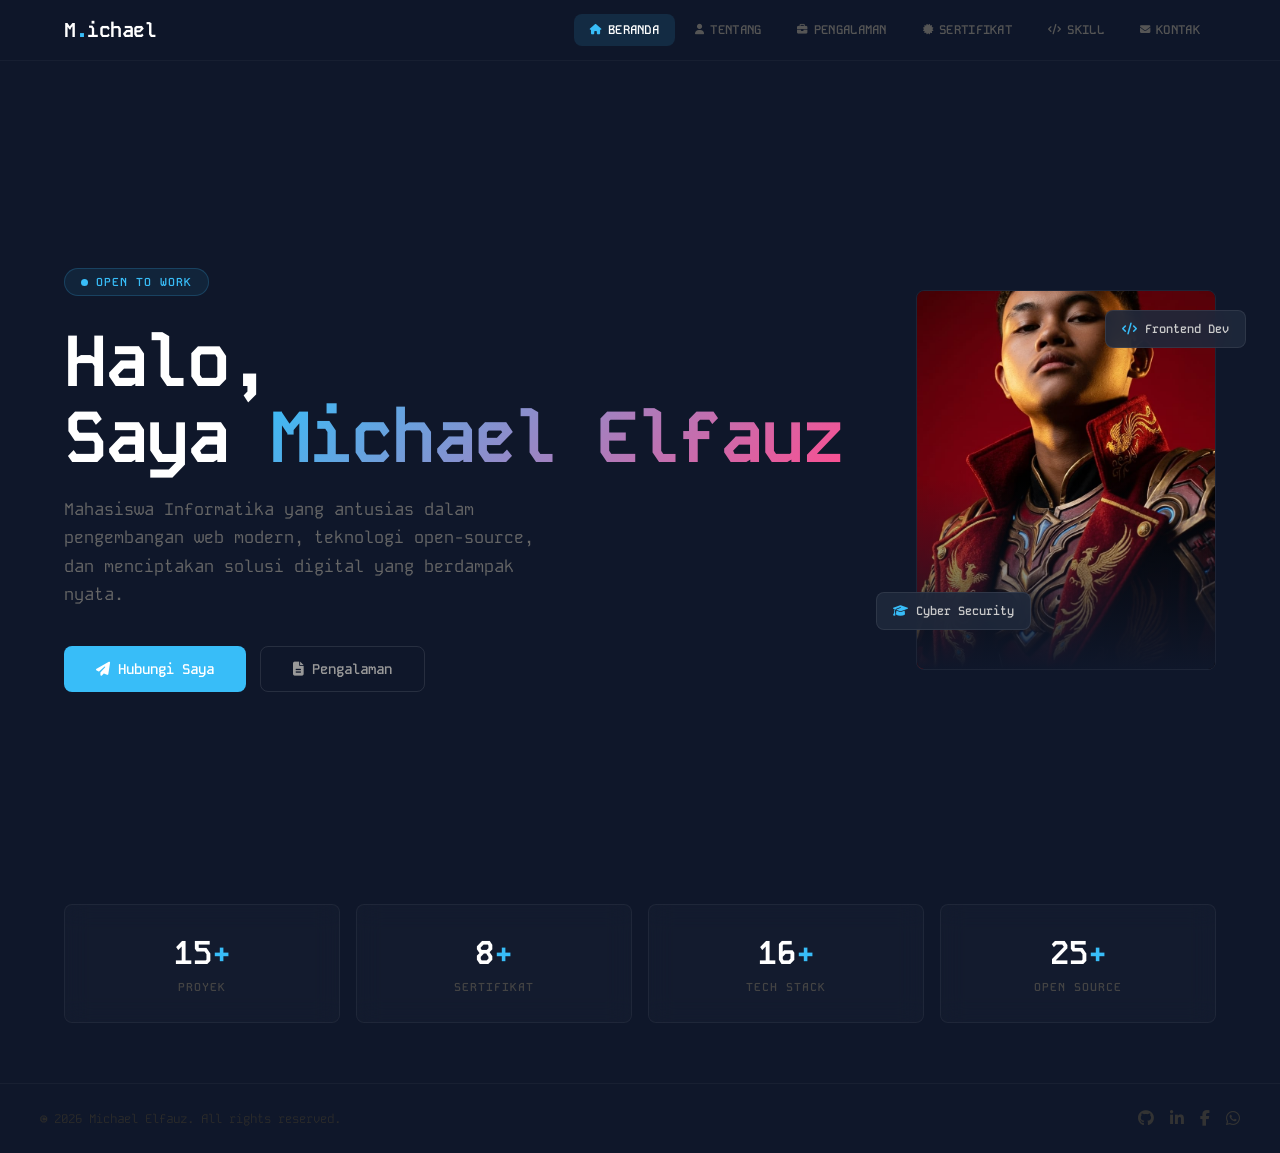
<file: Web1_httpd_michael/index.html>
<!DOCTYPE html>
<html lang="id">

<head>
    <meta charset="UTF-8">
    <meta name="viewport" content="width=device-width, initial-scale=1.0">
    <title>Web1</title>
    <link
        href="https://fonts.googleapis.com/css2?family=Inconsolata:wght@200..900&family=Kode+Mono:wght@400..700&display=swap"
        rel="stylesheet">
    <link rel="stylesheet" href="https://cdnjs.cloudflare.com/ajax/libs/font-awesome/6.5.1/css/all.min.css">
    <link rel="stylesheet" href="style.css">
</head>

<body>

    <!-- ========== NAV ========== -->
    <nav class="nav">
        <div class="nav-inner">
            <div class="logo" onclick="switchTab('beranda')">M<span>.</span>ichael</div>
            <div class="tabs">
                <button class="tab-btn active" data-tab="beranda" onclick="switchTab('beranda')"><i
                        class="fa-solid fa-house"></i> Beranda</button>
                <button class="tab-btn" data-tab="tentang" onclick="switchTab('tentang')"><i
                        class="fa-solid fa-user"></i> Tentang</button>
                <button class="tab-btn" data-tab="pengalaman" onclick="switchTab('pengalaman')"><i
                        class="fa-solid fa-briefcase"></i> Pengalaman</button>
                <button class="tab-btn" data-tab="sertifikat" onclick="switchTab('sertifikat')"><i
                        class="fa-solid fa-certificate"></i> Sertifikat</button>
                <button class="tab-btn" data-tab="skill" onclick="switchTab('skill')"><i class="fa-solid fa-code"></i>
                    Skill</button>
                <button class="tab-btn" data-tab="kontak" onclick="switchTab('kontak')"><i
                        class="fa-solid fa-envelope"></i> Kontak</button>
            </div>
            <button class="hamburger" onclick="openMobile()"><i class="fa-solid fa-bars"></i></button>
        </div>
    </nav>

    <!-- ========== MOBILE MENU ========== -->
    <div class="mobile-overlay" id="overlay" onclick="closeMobile()"></div>
    <div class="mobile-menu" id="mobileMenu">
        <button class="mobile-close" onclick="closeMobile()"><i class="fa-solid fa-xmark"></i></button>
        <div style="clear:both"></div>
        <button class="mobile-link active" data-tab="beranda" onclick="switchTab('beranda');closeMobile()"><i
                class="fa-solid fa-house"></i> Beranda</button>
        <button class="mobile-link" data-tab="tentang" onclick="switchTab('tentang');closeMobile()"><i
                class="fa-solid fa-user"></i> Tentang Saya</button>
        <button class="mobile-link" data-tab="pengalaman" onclick="switchTab('pengalaman');closeMobile()"><i
                class="fa-solid fa-briefcase"></i> Pengalaman</button>
        <button class="mobile-link" data-tab="sertifikat" onclick="switchTab('sertifikat');closeMobile()"><i
                class="fa-solid fa-certificate"></i> Sertifikat</button>
        <button class="mobile-link" data-tab="skill" onclick="switchTab('skill');closeMobile()"><i
                class="fa-solid fa-code"></i> Skill</button>
        <button class="mobile-link" data-tab="kontak" onclick="switchTab('kontak');closeMobile()"><i
                class="fa-solid fa-envelope"></i> Kontak</button>
    </div>

    <!-- ========== BERANDA ========== -->
    <div class="page active visible" id="page-beranda">
        <div class="hero">
            <div class="hero-text">
                <div class="hero-badge">
                    <div class="dot"></div> Open to Work
                </div>
                <h1 class="hero-name">Halo,<br>Saya <span class="grad">Michael Elfauz</span></h1>
                <p class="hero-desc">Mahasiswa Informatika yang antusias dalam pengembangan web modern, teknologi
                    open-source, dan menciptakan solusi digital yang berdampak nyata.</p>
                <div class="hero-btns">
                    <button class="btn-primary" onclick="switchTab('kontak')"><i class="fa-solid fa-paper-plane"></i>
                        Hubungi Saya</button>
                    <button class="btn-secondary" onclick="switchTab('pengalaman')"><i
                            class="fa-solid fa-file-lines"></i> Pengalaman</button>
                </div>
            </div>
            <div class="hero-image">
                <div class="hero-img-wrapper">
                    <img src="image/michael2.jpeg" alt="Foto Profil">
                </div>
                <div class="float-badge b1"><i class="fa-solid fa-code"></i> Frontend Dev</div>
                <div class="float-badge b2"><i class="fa-solid fa-graduation-cap"></i> Cyber Security</div>
            </div>
        </div>
        <div class="stats">
            <div class="stat-card">
                <div class="stat-num" data-target="15">0<span class="plus">+</span></div>
                <div class="stat-label">Proyek</div>
            </div>
            <div class="stat-card">
                <div class="stat-num" data-target="8">0<span class="plus">+</span></div>
                <div class="stat-label">Sertifikat</div>
            </div>
            <div class="stat-card">
                <div class="stat-num" data-target="16">0<span class="plus">+</span></div>
                <div class="stat-label">Tech Stack</div>
            </div>
            <div class="stat-card">
                <div class="stat-num" data-target="25">0<span class="plus">+</span></div>
                <div class="stat-label">Open Source</div>
            </div>
        </div>
    </div>

    <!-- ========== TENTANG ========== -->
    <div class="page" id="page-tentang">
        <div class="section-label">Tentang Saya</div>
        <h2 class="section-title">Kenali Saya Lebih <span class="accent">Dekat</span></h2>
        <div class="about-grid">
            <div class="about-photo">
                <img src="image/michael.jpeg" alt="Foto">
            </div>
            <div class="about-content">
                <p>Saya adalah mahasiswa yang bersekolah di <strong>SMKn 1 Nglegok</strong> di Indonesia. Memiliki
                    ketertarikan mendalam pada dunia pengembangan web dan cyber security.</p>
                <p>Sejak awal bersekolah di SMKn 1 Nglegok, saya aktif belajar berbagai teknologi web mulai dari HTML,
                    CSS, JavaScript hingga framework modern seperti React dan Next.js dan mengenai cyber security. Saya
                    percaya bahwa teknologi dapat menjadi solusi untuk berbagai permasalahan di masyarakat.</p>
                <p>Di luar akademik, saya juga mengikuti berbagai kompetisi dan kegiatan yang berkaitan dengan
                    teknologi.</p>
                <div class="info-grid">
                    <div class="info-item"><i class="fa-solid fa-user"></i>
                        <div>
                            <div class="info-label">Nama</div>
                            <div class="info-value">Michael Elfauz</div>
                        </div>
                    </div>
                    <div class="info-item"><i class="fa-solid fa-location-dot"></i>
                        <div>
                            <div class="info-label">Lokasi</div>
                            <div class="info-value">Garum, Indonesia</div>
                        </div>
                    </div>
                    <div class="info-item"><i class="fa-solid fa-graduation-cap"></i>
                        <div>
                            <div class="info-label">Pendidikan</div>
                            <div class="info-value">SMKn 1 Nglegok</div>
                        </div>
                    </div>
                    <div class="info-item"><i class="fa-solid fa-calendar"></i>
                        <div>
                            <div class="info-label">Kelas</div>
                            <div class="info-value">3 SMK</div>
                        </div>
                    </div>
                    <div class="info-item"><i class="fa-solid fa-envelope"></i>
                        <div>
                            <div class="info-label">Email</div>
                            <div class="info-value">michael@student.ac.id</div>
                        </div>
                    </div>
                    <div class="info-item"><i class="fa-solid fa-language"></i>
                        <div>
                            <div class="info-label">Bahasa</div>
                            <div class="info-value">Indonesia, English</div>
                        </div>
                    </div>
                </div>
            </div>
        </div>
    </div>

    <!-- ========== PENGALAMAN ========== -->
    <div class="page" id="page-pengalaman">
        <div class="section-label">Pengalaman</div>
        <h2 class="section-title">Perjalanan <span class="accent">Saya</span></h2>
        <div class="timeline">
            <div class="timeline-item">
                <div class="timeline-dot red"></div>
                <div class="timeline-card">
                    <span class="timeline-date red">2024 — Sekarang</span>
                    <div class="timeline-role">Frontend Developer Intern</div>
                    <div class="timeline-company red">PT Teknologi Nusantara</div>
                    <div class="timeline-desc">Mengembangkan antarmuka pengguna untuk platform SaaS menggunakan React
                        dan TypeScript. Berkolaborasi dengan tim desain dan backend untuk implementasi fitur baru yang
                        digunakan oleh 10.000+ pengguna aktif.</div>
                    <div class="timeline-tags"><span class="timeline-tag">React</span><span
                            class="timeline-tag">TypeScript</span><span class="timeline-tag">Tailwind CSS</span><span
                            class="timeline-tag">REST API</span></div>
                </div>
            </div>
            <div class="timeline-item">
                <div class="timeline-dot purple"></div>
                <div class="timeline-card">
                    <span class="timeline-date purple">2023 — 2024</span>
                    <div class="timeline-role">Mengikuti komunitas IT</div>
                    <div class="timeline-company purple">BEM Fakultas Ilmu Komputer</div>
                    <div class="timeline-desc">Memimpin divisi IT dalam mengembangkan website organisasi dan sistem
                        informasi akademik. Mengelola tim sebanyak 8 anggota dan mengadakan 5 workshop teknologi untuk
                        200+ peserta.</div>
                    <div class="timeline-tags"><span class="timeline-tag">Leadership</span><span
                            class="timeline-tag">Next.js</span><span class="timeline-tag">PostgreSQL</span><span
                            class="timeline-tag">Project Management</span></div>
                </div>
            </div>
            <div class="timeline-item">
                <div class="timeline-dot blue"></div>
                <div class="timeline-card">
                    <span class="timeline-date blue">2023</span>
                    <div class="timeline-role">Web Developer Freelance</div>
                    <div class="timeline-company blue">Self-Employed</div>
                    <div class="timeline-desc">Mengerjakan proyek website untuk UMKM lokal dan startup. Membangun
                        landing page, company profile, dan e-commerce sederhana dengan teknologi modern untuk 10+ klien.
                    </div>
                    <div class="timeline-tags"><span class="timeline-tag">HTML/CSS</span><span
                            class="timeline-tag">JavaScript</span><span class="timeline-tag">PHP</span><span
                            class="timeline-tag">WordPress</span></div>
                </div>
            </div>
            <div class="timeline-item">
                <div class="timeline-dot gray"></div>
                <div class="timeline-card">
                    <span class="timeline-date gray">2022</span>
                    <div class="timeline-role">Volunteer Google DevFest</div>
                    <div class="timeline-company gray">GDG Jakarta</div>
                    <div class="timeline-desc">Menjadi volunteer dalam acara Google Developer Groups DevFest Jakarta
                        2022. Membantu koordinasi teknis dan mendukung kelancaran acara dengan 500+ peserta.</div>
                    <div class="timeline-tags"><span class="timeline-tag">Event</span><span
                            class="timeline-tag">Networking</span><span class="timeline-tag">Community</span></div>
                </div>
            </div>
        </div>
    </div>

    <!-- ========== SERTIFIKAT ========== -->
    <div class="page" id="page-sertifikat">
        <div class="section-label">Sertifikat</div>
        <h2 class="section-title">Licenses & <span class="accent">Certifications</span></h2>
        <div class="cert-grid">
            <div class="cert-card">
                <div class="cert-top">
                    <div class="cert-icon blue"><i class="fa-solid fa-cloud"></i></div>
                    <div>
                        <div class="cert-title">Google Cloud Fundamentals</div>
                        <div class="cert-issuer">Google Cloud</div>
                    </div>
                </div>
                <div class="cert-meta"><i class="fa-solid fa-calendar"></i> Des 2024 <span class="sep">•</span> <i
                        class="fa-solid fa-shield-halved"></i> Verified</div>
                <div class="cert-tags"><span class="cert-tag blue">Cloud</span><span class="cert-tag blue">GCP</span>
                </div>
            </div>
            <div class="cert-card">
                <div class="cert-top">
                    <div class="cert-icon yellow"><i class="fa-solid fa-database"></i></div>
                    <div>
                        <div class="cert-title">Meta Frontend Developer Professional</div>
                        <div class="cert-issuer">Coursera — Meta</div>
                    </div>
                </div>
                <div class="cert-meta"><i class="fa-solid fa-calendar"></i> Agu 2024 <span class="sep">•</span> <i
                        class="fa-solid fa-shield-halved"></i> Verified</div>
                <div class="cert-tags"><span class="cert-tag yellow">Frontend</span><span
                        class="cert-tag yellow">React</span></div>
            </div>
            <div class="cert-card">
                <div class="cert-top">
                    <div class="cert-icon green"><i class="fa-solid fa-code"></i></div>
                    <div>
                        <div class="cert-title">JavaScript Algorithms & Data Structures</div>
                        <div class="cert-issuer">freeCodeCamp</div>
                    </div>
                </div>
                <div class="cert-meta"><i class="fa-solid fa-calendar"></i> Mar 2024 <span class="sep">•</span> <i
                        class="fa-solid fa-shield-halved"></i> Verified</div>
                <div class="cert-tags"><span class="cert-tag green">JavaScript</span><span
                        class="cert-tag green">DSA</span></div>
            </div>
            <div class="cert-card">
                <div class="cert-top">
                    <div class="cert-icon purple"><i class="fa-solid fa-terminal"></i></div>
                    <div>
                        <div class="cert-title">Linux Foundation Certified IT Associate</div>
                        <div class="cert-issuer">The Linux Foundation</div>
                    </div>
                </div>
                <div class="cert-meta"><i class="fa-solid fa-calendar"></i> Jan 2024 <span class="sep">•</span> <i
                        class="fa-solid fa-shield-halved"></i> Verified</div>
                <div class="cert-tags"><span class="cert-tag purple">Linux</span><span
                        class="cert-tag purple">Sysadmin</span></div>
            </div>
            <div class="cert-card">
                <div class="cert-top">
                    <div class="cert-icon cyan"><i class="fa-solid fa-palette"></i></div>
                    <div>
                        <div class="cert-title">Responsive Web Design</div>
                        <div class="cert-issuer">freeCodeCamp</div>
                    </div>
                </div>
                <div class="cert-meta"><i class="fa-solid fa-calendar"></i> Okt 2023 <span class="sep">•</span> <i
                        class="fa-solid fa-shield-halved"></i> Verified</div>
                <div class="cert-tags"><span class="cert-tag cyan">HTML/CSS</span><span
                        class="cert-tag cyan">Responsive</span></div>
            </div>
            <div class="cert-card">
                <div class="cert-top">
                    <div class="cert-icon orange"><i class="fa-solid fa-fire"></i></div>
                    <div>
                        <div class="cert-title">HackerRank Problem Solving (Gold)</div>
                        <div class="cert-issuer">HackerRank</div>
                    </div>
                </div>
                <div class="cert-meta"><i class="fa-solid fa-calendar"></i> Jul 2023 <span class="sep">•</span> <i
                        class="fa-solid fa-shield-halved"></i> Verified</div>
                <div class="cert-tags"><span class="cert-tag orange">Problem Solving</span><span
                        class="cert-tag orange">Algorithm</span></div>
            </div>
        </div>
    </div>

    <!-- ========== SKILL ========== -->
    <div class="page" id="page-skill">
        <div class="section-label">Keahlian</div>
        <h2 class="section-title">Tech Stack & <span class="accent">Skills</span></h2>
        <div class="skill-category">
            <div class="skill-cat-title"><i class="fa-solid fa-display"></i> Frontend Development</div>
            <div class="skills-grid">
                <div class="skill-card">
                    <div class="skill-card-icon html"><i class="fa-brands fa-html5"></i></div>
                    <div class="skill-card-name">HTML5</div>
                    <div class="skill-bar-bg">
                        <div class="skill-bar-fill html" data-width="95"></div>
                    </div>
                    <div class="skill-pct">95%</div>
                </div>
                <div class="skill-card">
                    <div class="skill-card-icon css"><i class="fa-brands fa-css3-alt"></i></div>
                    <div class="skill-card-name">CSS3</div>
                    <div class="skill-bar-bg">
                        <div class="skill-bar-fill css" data-width="90"></div>
                    </div>
                    <div class="skill-pct">90%</div>
                </div>
                <div class="skill-card">
                    <div class="skill-card-icon js"><i class="fa-brands fa-js"></i></div>
                    <div class="skill-card-name">JavaScript</div>
                    <div class="skill-bar-bg">
                        <div class="skill-bar-fill js" data-width="85"></div>
                    </div>
                    <div class="skill-pct">85%</div>
                </div>
                <div class="skill-card">
                    <div class="skill-card-icon react"><i class="fa-brands fa-react"></i></div>
                    <div class="skill-card-name">React</div>
                    <div class="skill-bar-bg">
                        <div class="skill-bar-fill react" data-width="80"></div>
                    </div>
                    <div class="skill-pct">80%</div>
                </div>
                <div class="skill-card">
                    <div class="skill-card-icon tailwind"><i class="fa-solid fa-wind"></i></div>
                    <div class="skill-card-name">Tailwind</div>
                    <div class="skill-bar-bg">
                        <div class="skill-bar-fill tailwind" data-width="88"></div>
                    </div>
                    <div class="skill-pct">88%</div>
                </div>
                <div class="skill-card">
                    <div class="skill-card-icon nextjs"><i class="fa-solid fa-n"></i></div>
                    <div class="skill-card-name">Next.js</div>
                    <div class="skill-bar-bg">
                        <div class="skill-bar-fill nextjs" data-width="72"></div>
                    </div>
                    <div class="skill-pct">72%</div>
                </div>
                <div class="skill-card">
                    <div class="skill-card-icon ts"><i class="fa-solid fa-t"></i></div>
                    <div class="skill-card-name">TypeScript</div>
                    <div class="skill-bar-bg">
                        <div class="skill-bar-fill ts" data-width="70"></div>
                    </div>
                    <div class="skill-pct">70%</div>
                </div>
                <div class="skill-card">
                    <div class="skill-card-icon node"><i class="fa-brands fa-node-js"></i></div>
                    <div class="skill-card-name">Node.js</div>
                    <div class="skill-bar-bg">
                        <div class="skill-bar-fill node" data-width="68"></div>
                    </div>
                    <div class="skill-pct">68%</div>
                </div>
            </div>
        </div>
        <div class="skill-category">
            <div class="skill-cat-title"><i class="fa-solid fa-gear"></i> Tools & Platform</div>
            <div class="skills-grid">
                <div class="skill-card">
                    <div class="skill-card-icon vscode"><i class="fa-solid fa-code"></i></div>
                    <div class="skill-card-name">VS Code</div>
                    <div class="skill-bar-bg">
                        <div class="skill-bar-fill vscode" data-width="92"></div>
                    </div>
                    <div class="skill-pct">92%</div>
                </div>
                <div class="skill-card">
                    <div class="skill-card-icon git"><i class="fa-brands fa-git-alt"></i></div>
                    <div class="skill-card-name">Git</div>
                    <div class="skill-bar-bg">
                        <div class="skill-bar-fill git" data-width="85"></div>
                    </div>
                    <div class="skill-pct">85%</div>
                </div>
                <div class="skill-card">
                    <div class="skill-card-icon linux"><i class="fa-brands fa-linux"></i></div>
                    <div class="skill-card-name">Linux</div>
                    <div class="skill-bar-bg">
                        <div class="skill-bar-fill linux" data-width="78"></div>
                    </div>
                    <div class="skill-pct">78%</div>
                </div>
                <div class="skill-card">
                    <div class="skill-card-icon github"><i class="fa-brands fa-github"></i></div>
                    <div class="skill-card-name">GitHub</div>
                    <div class="skill-bar-bg">
                        <div class="skill-bar-fill github" data-width="88"></div>
                    </div>
                    <div class="skill-pct">88%</div>
                </div>
                <div class="skill-card">
                    <div class="skill-card-icon docker"><i class="fa-brands fa-docker"></i></div>
                    <div class="skill-card-name">Docker</div>
                    <div class="skill-bar-bg">
                        <div class="skill-bar-fill docker" data-width="60"></div>
                    </div>
                    <div class="skill-pct">60%</div>
                </div>
                <div class="skill-card">
                    <div class="skill-card-icon figma"><i class="fa-brands fa-figma"></i></div>
                    <div class="skill-card-name">Figma</div>
                    <div class="skill-bar-bg">
                        <div class="skill-bar-fill figma" data-width="72"></div>
                    </div>
                    <div class="skill-pct">72%</div>
                </div>
                <div class="skill-card">
                    <div class="skill-card-icon mysql"><i class="fa-solid fa-database"></i></div>
                    <div class="skill-card-name">MySQL</div>
                    <div class="skill-bar-bg">
                        <div class="skill-bar-fill mysql" data-width="75"></div>
                    </div>
                    <div class="skill-pct">75%</div>
                </div>
                <div class="skill-card">
                    <div class="skill-card-icon python"><i class="fa-brands fa-python"></i></div>
                    <div class="skill-card-name">Python</div>
                    <div class="skill-bar-bg">
                        <div class="skill-bar-fill python" data-width="65"></div>
                    </div>
                    <div class="skill-pct">65%</div>
                </div>
            </div>
        </div>
        <div class="skill-category">
            <div class="skill-cat-title"><i class="fa-solid fa-brain"></i> Soft Skills</div>
            <div class="soft-skills">
                <span class="soft-tag">Problem Solving</span>
                <span class="soft-tag">Team Collaboration</span>
                <span class="soft-tag">Communication</span>
                <span class="soft-tag">Time Management</span>
                <span class="soft-tag">Fast Learner</span>
                <span class="soft-tag">Adaptive</span>
                <span class="soft-tag">Critical Thinking</span>
                <span class="soft-tag">Technical Writing</span>
            </div>
        </div>
    </div>

    <!-- ========== KONTAK ========== -->
    <div class="page" id="page-kontak">
        <div class="section-label">Kontak</div>
        <h2 class="section-title">Mari <span class="accent">Terhubung</span></h2>
        <div class="contact-grid">
            <a href="https://wa.me/6281234567890" target="_blank" class="contact-link">
                <div class="contact-link-icon wa"><i class="fa-brands fa-whatsapp"></i></div>
                <div class="contact-link-text">
                    <div class="cl-name">WhatsApp</div>
                    <div class="cl-detail">+62 812-3456-7890</div>
                </div>
                <i class="fa-solid fa-arrow-right arrow"></i>
            </a>
            <a href="https://github.com/michaelelfauz" target="_blank" class="contact-link">
                <div class="contact-link-icon gh"><i class="fa-brands fa-github"></i></div>
                <div class="contact-link-text">
                    <div class="cl-name">GitHub</div>
                    <div class="cl-detail">github.com/michaelelfauz</div>
                </div>
                <i class="fa-solid fa-arrow-right arrow"></i>
            </a>
            <a href="https://linkedin.com/in/michaelelfauz" target="_blank" class="contact-link">
                <div class="contact-link-icon li"><i class="fa-brands fa-linkedin-in"></i></div>
                <div class="contact-link-text">
                    <div class="cl-name">LinkedIn</div>
                    <div class="cl-detail">linkedin.com/in/michaelelfauz</div>
                </div>
                <i class="fa-solid fa-arrow-right arrow"></i>
            </a>
            <a href="https://facebook.com/michaelelfauz" target="_blank" class="contact-link">
                <div class="contact-link-icon fb"><i class="fa-brands fa-facebook-f"></i></div>
                <div class="contact-link-text">
                    <div class="cl-name">Facebook</div>
                    <div class="cl-detail">fb.com/mfikri</div>
                </div>
                <i class="fa-solid fa-arrow-right arrow"></i>
            </a>
        </div>
        <div class="contact-form">
            <div class="form-title"><i class="fa-solid fa-paper-plane"></i> Kirim Pesan</div>
            <form id="contactForm">
                <div class="form-row">
                    <div class="form-group"><label class="form-label">Nama</label><input type="text" class="form-input"
                            placeholder="Nama lengkap" required></div>
                    <div class="form-group"><label class="form-label">Email</label><input type="email"
                            class="form-input" placeholder="email@contoh.com" required></div>
                </div>
                <div class="form-group"><label class="form-label">Subjek</label><input type="text" class="form-input"
                        placeholder="Subjek pesan" required></div>
                <div class="form-group"><label class="form-label">Pesan</label><textarea class="form-textarea"
                        placeholder="Tulis pesan Anda di sini..." required></textarea></div>
                <button type="submit" class="form-submit"><i class="fa-solid fa-paper-plane"></i> Kirim Pesan</button>
            </form>
        </div>
    </div>

    <!-- TOAST -->
    <div class="toast" id="toast"><i class="fa-solid fa-circle-check"></i> Pesan berhasil dikirim!</div>

    <!-- FOOTER -->
    <footer class="footer">
        <div class="footer-inner">
            <div class="footer-text">© 2026 Michael Elfauz. All rights reserved.</div>
            <div class="footer-socials">
                <a href="https://github.com" target="_blank"><i class="fa-brands fa-github"></i></a>
                <a href="https://linkedin.com" target="_blank"><i class="fa-brands fa-linkedin-in"></i></a>
                <a href="https://facebook.com" target="_blank"><i class="fa-brands fa-facebook-f"></i></a>
                <a href="https://wa.me/6281234567890" target="_blank"><i class="fa-brands fa-whatsapp"></i></a>
            </div>
        </div>
    </footer>

    <script src="script.js"></script>
</body>

</html>
</file>
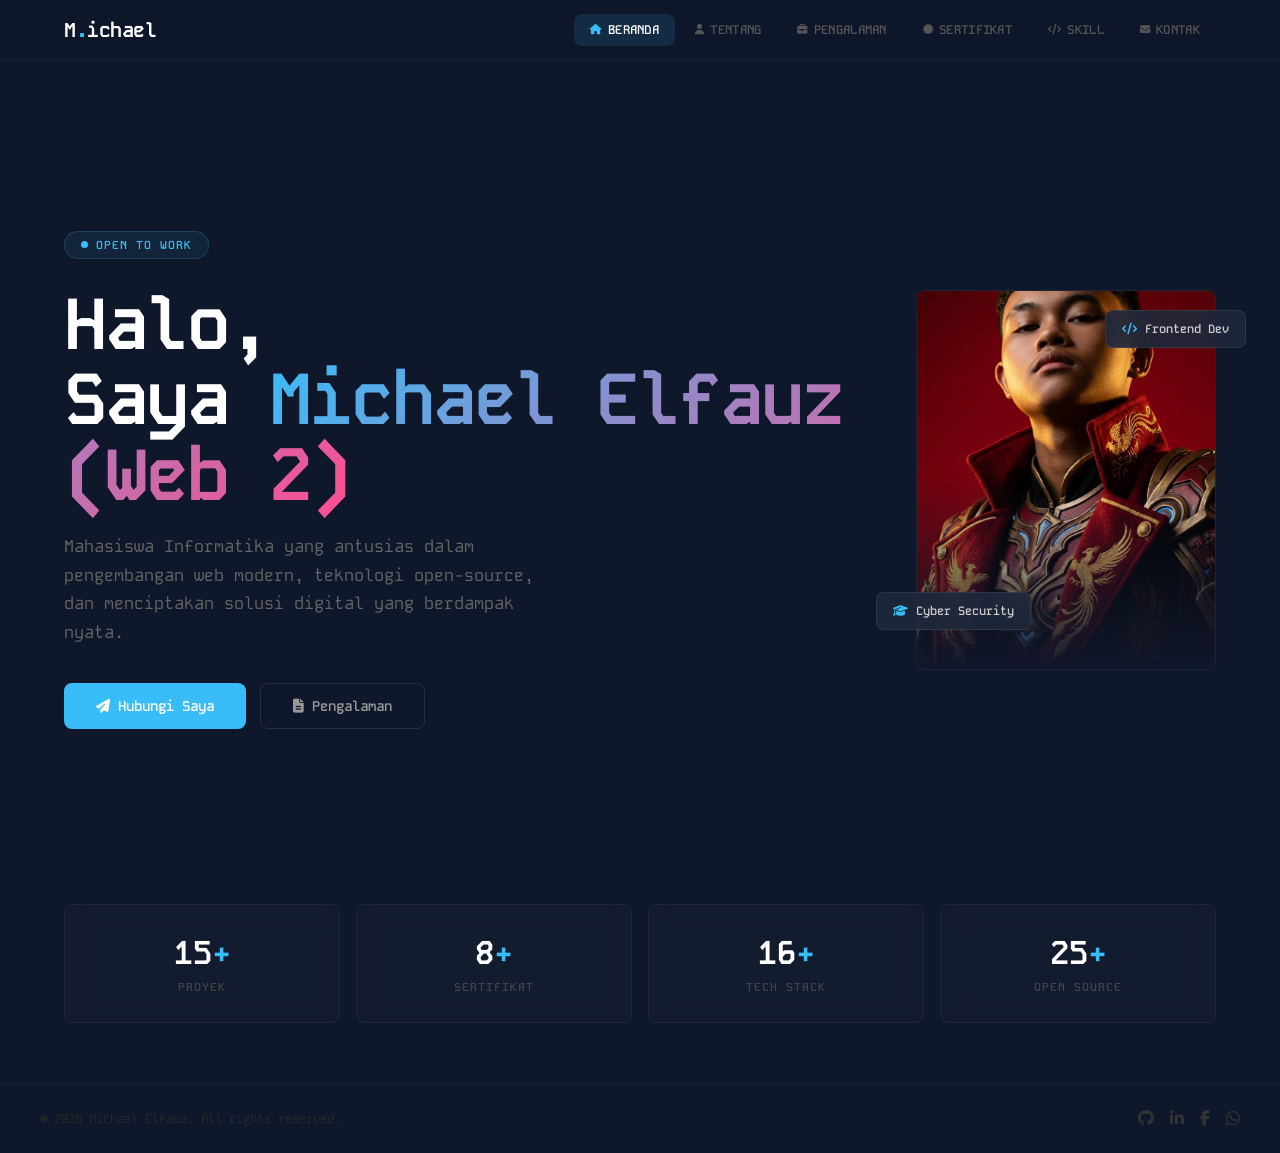
<file: Web2_httpd_michael/index.html>
<!DOCTYPE html>
<html lang="id">

<head>
    <meta charset="UTF-8">
    <meta name="viewport" content="width=device-width, initial-scale=1.0">
    <title>Web2</title>
    <link
        href="https://fonts.googleapis.com/css2?family=Inconsolata:wght@200..900&family=Kode+Mono:wght@400..700&display=swap"
        rel="stylesheet">
    <link rel="stylesheet" href="https://cdnjs.cloudflare.com/ajax/libs/font-awesome/6.5.1/css/all.min.css">
    <link rel="stylesheet" href="style.css">
</head>

<body>

    <!-- ========== NAV ========== -->
    <nav class="nav">
        <div class="nav-inner">
            <div class="logo" onclick="switchTab('beranda')">M<span>.</span>ichael</div>
            <div class="tabs">
                <button class="tab-btn active" data-tab="beranda" onclick="switchTab('beranda')"><i
                        class="fa-solid fa-house"></i> Beranda</button>
                <button class="tab-btn" data-tab="tentang" onclick="switchTab('tentang')"><i
                        class="fa-solid fa-user"></i> Tentang</button>
                <button class="tab-btn" data-tab="pengalaman" onclick="switchTab('pengalaman')"><i
                        class="fa-solid fa-briefcase"></i> Pengalaman</button>
                <button class="tab-btn" data-tab="sertifikat" onclick="switchTab('sertifikat')"><i
                        class="fa-solid fa-certificate"></i> Sertifikat</button>
                <button class="tab-btn" data-tab="skill" onclick="switchTab('skill')"><i class="fa-solid fa-code"></i>
                    Skill</button>
                <button class="tab-btn" data-tab="kontak" onclick="switchTab('kontak')"><i
                        class="fa-solid fa-envelope"></i> Kontak</button>
            </div>
            <button class="hamburger" onclick="openMobile()"><i class="fa-solid fa-bars"></i></button>
        </div>
    </nav>

    <!-- ========== MOBILE MENU ========== -->
    <div class="mobile-overlay" id="overlay" onclick="closeMobile()"></div>
    <div class="mobile-menu" id="mobileMenu">
        <button class="mobile-close" onclick="closeMobile()"><i class="fa-solid fa-xmark"></i></button>
        <div style="clear:both"></div>
        <button class="mobile-link active" data-tab="beranda" onclick="switchTab('beranda');closeMobile()"><i
                class="fa-solid fa-house"></i> Beranda</button>
        <button class="mobile-link" data-tab="tentang" onclick="switchTab('tentang');closeMobile()"><i
                class="fa-solid fa-user"></i> Tentang Saya</button>
        <button class="mobile-link" data-tab="pengalaman" onclick="switchTab('pengalaman');closeMobile()"><i
                class="fa-solid fa-briefcase"></i> Pengalaman</button>
        <button class="mobile-link" data-tab="sertifikat" onclick="switchTab('sertifikat');closeMobile()"><i
                class="fa-solid fa-certificate"></i> Sertifikat</button>
        <button class="mobile-link" data-tab="skill" onclick="switchTab('skill');closeMobile()"><i
                class="fa-solid fa-code"></i> Skill</button>
        <button class="mobile-link" data-tab="kontak" onclick="switchTab('kontak');closeMobile()"><i
                class="fa-solid fa-envelope"></i> Kontak</button>
    </div>

    <!-- ========== BERANDA ========== -->
    <div class="page active visible" id="page-beranda">
        <div class="hero">
            <div class="hero-text">
                <div class="hero-badge">
                    <div class="dot"></div> Open to Work
                </div>
                <h1 class="hero-name">Halo,<br>Saya <span class="grad">Michael Elfauz (Web 2)</span></h1>
                <p class="hero-desc">Mahasiswa Informatika yang antusias dalam pengembangan web modern, teknologi
                    open-source, dan menciptakan solusi digital yang berdampak nyata.</p>
                <div class="hero-btns">
                    <button class="btn-primary" onclick="switchTab('kontak')"><i class="fa-solid fa-paper-plane"></i>
                        Hubungi Saya</button>
                    <button class="btn-secondary" onclick="switchTab('pengalaman')"><i
                            class="fa-solid fa-file-lines"></i> Pengalaman</button>
                </div>
            </div>
            <div class="hero-image">
                <div class="hero-img-wrapper">
                    <img src="image/michael2.jpeg" alt="Foto Profil">
                </div>
                <div class="float-badge b1"><i class="fa-solid fa-code"></i> Frontend Dev</div>
                <div class="float-badge b2"><i class="fa-solid fa-graduation-cap"></i> Cyber Security</div>
            </div>
        </div>
        <div class="stats">
            <div class="stat-card">
                <div class="stat-num" data-target="15">0<span class="plus">+</span></div>
                <div class="stat-label">Proyek</div>
            </div>
            <div class="stat-card">
                <div class="stat-num" data-target="8">0<span class="plus">+</span></div>
                <div class="stat-label">Sertifikat</div>
            </div>
            <div class="stat-card">
                <div class="stat-num" data-target="16">0<span class="plus">+</span></div>
                <div class="stat-label">Tech Stack</div>
            </div>
            <div class="stat-card">
                <div class="stat-num" data-target="25">0<span class="plus">+</span></div>
                <div class="stat-label">Open Source</div>
            </div>
        </div>
    </div>

    <!-- ========== TENTANG ========== -->
    <div class="page" id="page-tentang">
        <div class="section-label">Tentang Saya</div>
        <h2 class="section-title">Kenali Saya Lebih <span class="accent">Dekat</span></h2>
        <div class="about-grid">
            <div class="about-photo">
                <img src="image/michael.jpeg" alt="Foto">
            </div>
            <div class="about-content">
                <p>Saya adalah mahasiswa yang bersekolah di <strong>SMKn 1 Nglegok</strong> di Indonesia. Memiliki
                    ketertarikan mendalam pada dunia pengembangan web dan cyber security.</p>
                <p>Sejak awal bersekolah di SMKn 1 Nglegok, saya aktif belajar berbagai teknologi web mulai dari HTML,
                    CSS, JavaScript hingga framework modern seperti React dan Next.js dan mengenai cyber security. Saya
                    percaya bahwa teknologi dapat menjadi solusi untuk berbagai permasalahan di masyarakat.</p>
                <p>Di luar akademik, saya juga mengikuti berbagai kompetisi dan kegiatan yang berkaitan dengan
                    teknologi.</p>
                <div class="info-grid">
                    <div class="info-item"><i class="fa-solid fa-user"></i>
                        <div>
                            <div class="info-label">Nama</div>
                            <div class="info-value">Michael Elfauz</div>
                        </div>
                    </div>
                    <div class="info-item"><i class="fa-solid fa-location-dot"></i>
                        <div>
                            <div class="info-label">Lokasi</div>
                            <div class="info-value">Garum, Indonesia</div>
                        </div>
                    </div>
                    <div class="info-item"><i class="fa-solid fa-graduation-cap"></i>
                        <div>
                            <div class="info-label">Pendidikan</div>
                            <div class="info-value">SMKn 1 Nglegok</div>
                        </div>
                    </div>
                    <div class="info-item"><i class="fa-solid fa-calendar"></i>
                        <div>
                            <div class="info-label">Kelas</div>
                            <div class="info-value">3 SMK</div>
                        </div>
                    </div>
                    <div class="info-item"><i class="fa-solid fa-envelope"></i>
                        <div>
                            <div class="info-label">Email</div>
                            <div class="info-value">michael@student.ac.id</div>
                        </div>
                    </div>
                    <div class="info-item"><i class="fa-solid fa-language"></i>
                        <div>
                            <div class="info-label">Bahasa</div>
                            <div class="info-value">Indonesia, English</div>
                        </div>
                    </div>
                </div>
            </div>
        </div>
    </div>

    <!-- ========== PENGALAMAN ========== -->
    <div class="page" id="page-pengalaman">
        <div class="section-label">Pengalaman</div>
        <h2 class="section-title">Perjalanan <span class="accent">Saya</span></h2>
        <div class="timeline">
            <div class="timeline-item">
                <div class="timeline-dot red"></div>
                <div class="timeline-card">
                    <span class="timeline-date red">2024 — Sekarang</span>
                    <div class="timeline-role">Frontend Developer Intern</div>
                    <div class="timeline-company red">PT Teknologi Nusantara</div>
                    <div class="timeline-desc">Mengembangkan antarmuka pengguna untuk platform SaaS menggunakan React
                        dan TypeScript. Berkolaborasi dengan tim desain dan backend untuk implementasi fitur baru yang
                        digunakan oleh 10.000+ pengguna aktif.</div>
                    <div class="timeline-tags"><span class="timeline-tag">React</span><span
                            class="timeline-tag">TypeScript</span><span class="timeline-tag">Tailwind CSS</span><span
                            class="timeline-tag">REST API</span></div>
                </div>
            </div>
            <div class="timeline-item">
                <div class="timeline-dot purple"></div>
                <div class="timeline-card">
                    <span class="timeline-date purple">2023 — 2024</span>
                    <div class="timeline-role">Mengikuti komunitas IT</div>
                    <div class="timeline-company purple">BEM Fakultas Ilmu Komputer</div>
                    <div class="timeline-desc">Memimpin divisi IT dalam mengembangkan website organisasi dan sistem
                        informasi akademik. Mengelola tim sebanyak 8 anggota dan mengadakan 5 workshop teknologi untuk
                        200+ peserta.</div>
                    <div class="timeline-tags"><span class="timeline-tag">Leadership</span><span
                            class="timeline-tag">Next.js</span><span class="timeline-tag">PostgreSQL</span><span
                            class="timeline-tag">Project Management</span></div>
                </div>
            </div>
            <div class="timeline-item">
                <div class="timeline-dot blue"></div>
                <div class="timeline-card">
                    <span class="timeline-date blue">2023</span>
                    <div class="timeline-role">Web Developer Freelance</div>
                    <div class="timeline-company blue">Self-Employed</div>
                    <div class="timeline-desc">Mengerjakan proyek website untuk UMKM lokal dan startup. Membangun
                        landing page, company profile, dan e-commerce sederhana dengan teknologi modern untuk 10+ klien.
                    </div>
                    <div class="timeline-tags"><span class="timeline-tag">HTML/CSS</span><span
                            class="timeline-tag">JavaScript</span><span class="timeline-tag">PHP</span><span
                            class="timeline-tag">WordPress</span></div>
                </div>
            </div>
            <div class="timeline-item">
                <div class="timeline-dot gray"></div>
                <div class="timeline-card">
                    <span class="timeline-date gray">2022</span>
                    <div class="timeline-role">Volunteer Google DevFest</div>
                    <div class="timeline-company gray">GDG Jakarta</div>
                    <div class="timeline-desc">Menjadi volunteer dalam acara Google Developer Groups DevFest Jakarta
                        2022. Membantu koordinasi teknis dan mendukung kelancaran acara dengan 500+ peserta.</div>
                    <div class="timeline-tags"><span class="timeline-tag">Event</span><span
                            class="timeline-tag">Networking</span><span class="timeline-tag">Community</span></div>
                </div>
            </div>
        </div>
    </div>

    <!-- ========== SERTIFIKAT ========== -->
    <div class="page" id="page-sertifikat">
        <div class="section-label">Sertifikat</div>
        <h2 class="section-title">Licenses & <span class="accent">Certifications</span></h2>
        <div class="cert-grid">
            <div class="cert-card">
                <div class="cert-top">
                    <div class="cert-icon blue"><i class="fa-solid fa-cloud"></i></div>
                    <div>
                        <div class="cert-title">Google Cloud Fundamentals</div>
                        <div class="cert-issuer">Google Cloud</div>
                    </div>
                </div>
                <div class="cert-meta"><i class="fa-solid fa-calendar"></i> Des 2024 <span class="sep">•</span> <i
                        class="fa-solid fa-shield-halved"></i> Verified</div>
                <div class="cert-tags"><span class="cert-tag blue">Cloud</span><span class="cert-tag blue">GCP</span>
                </div>
            </div>
            <div class="cert-card">
                <div class="cert-top">
                    <div class="cert-icon yellow"><i class="fa-solid fa-database"></i></div>
                    <div>
                        <div class="cert-title">Meta Frontend Developer Professional</div>
                        <div class="cert-issuer">Coursera — Meta</div>
                    </div>
                </div>
                <div class="cert-meta"><i class="fa-solid fa-calendar"></i> Agu 2024 <span class="sep">•</span> <i
                        class="fa-solid fa-shield-halved"></i> Verified</div>
                <div class="cert-tags"><span class="cert-tag yellow">Frontend</span><span
                        class="cert-tag yellow">React</span></div>
            </div>
            <div class="cert-card">
                <div class="cert-top">
                    <div class="cert-icon green"><i class="fa-solid fa-code"></i></div>
                    <div>
                        <div class="cert-title">JavaScript Algorithms & Data Structures</div>
                        <div class="cert-issuer">freeCodeCamp</div>
                    </div>
                </div>
                <div class="cert-meta"><i class="fa-solid fa-calendar"></i> Mar 2024 <span class="sep">•</span> <i
                        class="fa-solid fa-shield-halved"></i> Verified</div>
                <div class="cert-tags"><span class="cert-tag green">JavaScript</span><span
                        class="cert-tag green">DSA</span></div>
            </div>
            <div class="cert-card">
                <div class="cert-top">
                    <div class="cert-icon purple"><i class="fa-solid fa-terminal"></i></div>
                    <div>
                        <div class="cert-title">Linux Foundation Certified IT Associate</div>
                        <div class="cert-issuer">The Linux Foundation</div>
                    </div>
                </div>
                <div class="cert-meta"><i class="fa-solid fa-calendar"></i> Jan 2024 <span class="sep">•</span> <i
                        class="fa-solid fa-shield-halved"></i> Verified</div>
                <div class="cert-tags"><span class="cert-tag purple">Linux</span><span
                        class="cert-tag purple">Sysadmin</span></div>
            </div>
            <div class="cert-card">
                <div class="cert-top">
                    <div class="cert-icon cyan"><i class="fa-solid fa-palette"></i></div>
                    <div>
                        <div class="cert-title">Responsive Web Design</div>
                        <div class="cert-issuer">freeCodeCamp</div>
                    </div>
                </div>
                <div class="cert-meta"><i class="fa-solid fa-calendar"></i> Okt 2023 <span class="sep">•</span> <i
                        class="fa-solid fa-shield-halved"></i> Verified</div>
                <div class="cert-tags"><span class="cert-tag cyan">HTML/CSS</span><span
                        class="cert-tag cyan">Responsive</span></div>
            </div>
            <div class="cert-card">
                <div class="cert-top">
                    <div class="cert-icon orange"><i class="fa-solid fa-fire"></i></div>
                    <div>
                        <div class="cert-title">HackerRank Problem Solving (Gold)</div>
                        <div class="cert-issuer">HackerRank</div>
                    </div>
                </div>
                <div class="cert-meta"><i class="fa-solid fa-calendar"></i> Jul 2023 <span class="sep">•</span> <i
                        class="fa-solid fa-shield-halved"></i> Verified</div>
                <div class="cert-tags"><span class="cert-tag orange">Problem Solving</span><span
                        class="cert-tag orange">Algorithm</span></div>
            </div>
        </div>
    </div>

    <!-- ========== SKILL ========== -->
    <div class="page" id="page-skill">
        <div class="section-label">Keahlian</div>
        <h2 class="section-title">Tech Stack & <span class="accent">Skills</span></h2>
        <div class="skill-category">
            <div class="skill-cat-title"><i class="fa-solid fa-display"></i> Frontend Development</div>
            <div class="skills-grid">
                <div class="skill-card">
                    <div class="skill-card-icon html"><i class="fa-brands fa-html5"></i></div>
                    <div class="skill-card-name">HTML5</div>
                    <div class="skill-bar-bg">
                        <div class="skill-bar-fill html" data-width="95"></div>
                    </div>
                    <div class="skill-pct">95%</div>
                </div>
                <div class="skill-card">
                    <div class="skill-card-icon css"><i class="fa-brands fa-css3-alt"></i></div>
                    <div class="skill-card-name">CSS3</div>
                    <div class="skill-bar-bg">
                        <div class="skill-bar-fill css" data-width="90"></div>
                    </div>
                    <div class="skill-pct">90%</div>
                </div>
                <div class="skill-card">
                    <div class="skill-card-icon js"><i class="fa-brands fa-js"></i></div>
                    <div class="skill-card-name">JavaScript</div>
                    <div class="skill-bar-bg">
                        <div class="skill-bar-fill js" data-width="85"></div>
                    </div>
                    <div class="skill-pct">85%</div>
                </div>
                <div class="skill-card">
                    <div class="skill-card-icon react"><i class="fa-brands fa-react"></i></div>
                    <div class="skill-card-name">React</div>
                    <div class="skill-bar-bg">
                        <div class="skill-bar-fill react" data-width="80"></div>
                    </div>
                    <div class="skill-pct">80%</div>
                </div>
                <div class="skill-card">
                    <div class="skill-card-icon tailwind"><i class="fa-solid fa-wind"></i></div>
                    <div class="skill-card-name">Tailwind</div>
                    <div class="skill-bar-bg">
                        <div class="skill-bar-fill tailwind" data-width="88"></div>
                    </div>
                    <div class="skill-pct">88%</div>
                </div>
                <div class="skill-card">
                    <div class="skill-card-icon nextjs"><i class="fa-solid fa-n"></i></div>
                    <div class="skill-card-name">Next.js</div>
                    <div class="skill-bar-bg">
                        <div class="skill-bar-fill nextjs" data-width="72"></div>
                    </div>
                    <div class="skill-pct">72%</div>
                </div>
                <div class="skill-card">
                    <div class="skill-card-icon ts"><i class="fa-solid fa-t"></i></div>
                    <div class="skill-card-name">TypeScript</div>
                    <div class="skill-bar-bg">
                        <div class="skill-bar-fill ts" data-width="70"></div>
                    </div>
                    <div class="skill-pct">70%</div>
                </div>
                <div class="skill-card">
                    <div class="skill-card-icon node"><i class="fa-brands fa-node-js"></i></div>
                    <div class="skill-card-name">Node.js</div>
                    <div class="skill-bar-bg">
                        <div class="skill-bar-fill node" data-width="68"></div>
                    </div>
                    <div class="skill-pct">68%</div>
                </div>
            </div>
        </div>
        <div class="skill-category">
            <div class="skill-cat-title"><i class="fa-solid fa-gear"></i> Tools & Platform</div>
            <div class="skills-grid">
                <div class="skill-card">
                    <div class="skill-card-icon vscode"><i class="fa-solid fa-code"></i></div>
                    <div class="skill-card-name">VS Code</div>
                    <div class="skill-bar-bg">
                        <div class="skill-bar-fill vscode" data-width="92"></div>
                    </div>
                    <div class="skill-pct">92%</div>
                </div>
                <div class="skill-card">
                    <div class="skill-card-icon git"><i class="fa-brands fa-git-alt"></i></div>
                    <div class="skill-card-name">Git</div>
                    <div class="skill-bar-bg">
                        <div class="skill-bar-fill git" data-width="85"></div>
                    </div>
                    <div class="skill-pct">85%</div>
                </div>
                <div class="skill-card">
                    <div class="skill-card-icon linux"><i class="fa-brands fa-linux"></i></div>
                    <div class="skill-card-name">Linux</div>
                    <div class="skill-bar-bg">
                        <div class="skill-bar-fill linux" data-width="78"></div>
                    </div>
                    <div class="skill-pct">78%</div>
                </div>
                <div class="skill-card">
                    <div class="skill-card-icon github"><i class="fa-brands fa-github"></i></div>
                    <div class="skill-card-name">GitHub</div>
                    <div class="skill-bar-bg">
                        <div class="skill-bar-fill github" data-width="88"></div>
                    </div>
                    <div class="skill-pct">88%</div>
                </div>
                <div class="skill-card">
                    <div class="skill-card-icon docker"><i class="fa-brands fa-docker"></i></div>
                    <div class="skill-card-name">Docker</div>
                    <div class="skill-bar-bg">
                        <div class="skill-bar-fill docker" data-width="60"></div>
                    </div>
                    <div class="skill-pct">60%</div>
                </div>
                <div class="skill-card">
                    <div class="skill-card-icon figma"><i class="fa-brands fa-figma"></i></div>
                    <div class="skill-card-name">Figma</div>
                    <div class="skill-bar-bg">
                        <div class="skill-bar-fill figma" data-width="72"></div>
                    </div>
                    <div class="skill-pct">72%</div>
                </div>
                <div class="skill-card">
                    <div class="skill-card-icon mysql"><i class="fa-solid fa-database"></i></div>
                    <div class="skill-card-name">MySQL</div>
                    <div class="skill-bar-bg">
                        <div class="skill-bar-fill mysql" data-width="75"></div>
                    </div>
                    <div class="skill-pct">75%</div>
                </div>
                <div class="skill-card">
                    <div class="skill-card-icon python"><i class="fa-brands fa-python"></i></div>
                    <div class="skill-card-name">Python</div>
                    <div class="skill-bar-bg">
                        <div class="skill-bar-fill python" data-width="65"></div>
                    </div>
                    <div class="skill-pct">65%</div>
                </div>
            </div>
        </div>
        <div class="skill-category">
            <div class="skill-cat-title"><i class="fa-solid fa-brain"></i> Soft Skills</div>
            <div class="soft-skills">
                <span class="soft-tag">Problem Solving</span>
                <span class="soft-tag">Team Collaboration</span>
                <span class="soft-tag">Communication</span>
                <span class="soft-tag">Time Management</span>
                <span class="soft-tag">Fast Learner</span>
                <span class="soft-tag">Adaptive</span>
                <span class="soft-tag">Critical Thinking</span>
                <span class="soft-tag">Technical Writing</span>
            </div>
        </div>
    </div>

    <!-- ========== KONTAK ========== -->
    <div class="page" id="page-kontak">
        <div class="section-label">Kontak</div>
        <h2 class="section-title">Mari <span class="accent">Terhubung</span></h2>
        <div class="contact-grid">
            <a href="https://wa.me/6281234567890" target="_blank" class="contact-link">
                <div class="contact-link-icon wa"><i class="fa-brands fa-whatsapp"></i></div>
                <div class="contact-link-text">
                    <div class="cl-name">WhatsApp</div>
                    <div class="cl-detail">+62 812-3456-7890</div>
                </div>
                <i class="fa-solid fa-arrow-right arrow"></i>
            </a>
            <a href="https://github.com/michaelelfauz" target="_blank" class="contact-link">
                <div class="contact-link-icon gh"><i class="fa-brands fa-github"></i></div>
                <div class="contact-link-text">
                    <div class="cl-name">GitHub</div>
                    <div class="cl-detail">github.com/michaelelfauz</div>
                </div>
                <i class="fa-solid fa-arrow-right arrow"></i>
            </a>
            <a href="https://linkedin.com/in/michaelelfauz" target="_blank" class="contact-link">
                <div class="contact-link-icon li"><i class="fa-brands fa-linkedin-in"></i></div>
                <div class="contact-link-text">
                    <div class="cl-name">LinkedIn</div>
                    <div class="cl-detail">linkedin.com/in/michaelelfauz</div>
                </div>
                <i class="fa-solid fa-arrow-right arrow"></i>
            </a>
            <a href="https://facebook.com/michaelelfauz" target="_blank" class="contact-link">
                <div class="contact-link-icon fb"><i class="fa-brands fa-facebook-f"></i></div>
                <div class="contact-link-text">
                    <div class="cl-name">Facebook</div>
                    <div class="cl-detail">fb.com/mfikri</div>
                </div>
                <i class="fa-solid fa-arrow-right arrow"></i>
            </a>
        </div>
        <div class="contact-form">
            <div class="form-title"><i class="fa-solid fa-paper-plane"></i> Kirim Pesan</div>
            <form id="contactForm">
                <div class="form-row">
                    <div class="form-group"><label class="form-label">Nama</label><input type="text" class="form-input"
                            placeholder="Nama lengkap" required></div>
                    <div class="form-group"><label class="form-label">Email</label><input type="email"
                            class="form-input" placeholder="email@contoh.com" required></div>
                </div>
                <div class="form-group"><label class="form-label">Subjek</label><input type="text" class="form-input"
                        placeholder="Subjek pesan" required></div>
                <div class="form-group"><label class="form-label">Pesan</label><textarea class="form-textarea"
                        placeholder="Tulis pesan Anda di sini..." required></textarea></div>
                <button type="submit" class="form-submit"><i class="fa-solid fa-paper-plane"></i> Kirim Pesan</button>
            </form>
        </div>
    </div>

    <!-- TOAST -->
    <div class="toast" id="toast"><i class="fa-solid fa-circle-check"></i> Pesan berhasil dikirim!</div>

    <!-- FOOTER -->
    <footer class="footer">
        <div class="footer-inner">
            <div class="footer-text">© 2026 Michael Elfauz. All rights reserved.</div>
            <div class="footer-socials">
                <a href="https://github.com" target="_blank"><i class="fa-brands fa-github"></i></a>
                <a href="https://linkedin.com" target="_blank"><i class="fa-brands fa-linkedin-in"></i></a>
                <a href="https://facebook.com" target="_blank"><i class="fa-brands fa-facebook-f"></i></a>
                <a href="https://wa.me/6281234567890" target="_blank"><i class="fa-brands fa-whatsapp"></i></a>
            </div>
        </div>
    </footer>

    <script src="script.js"></script>
</body>

</html>
</file>
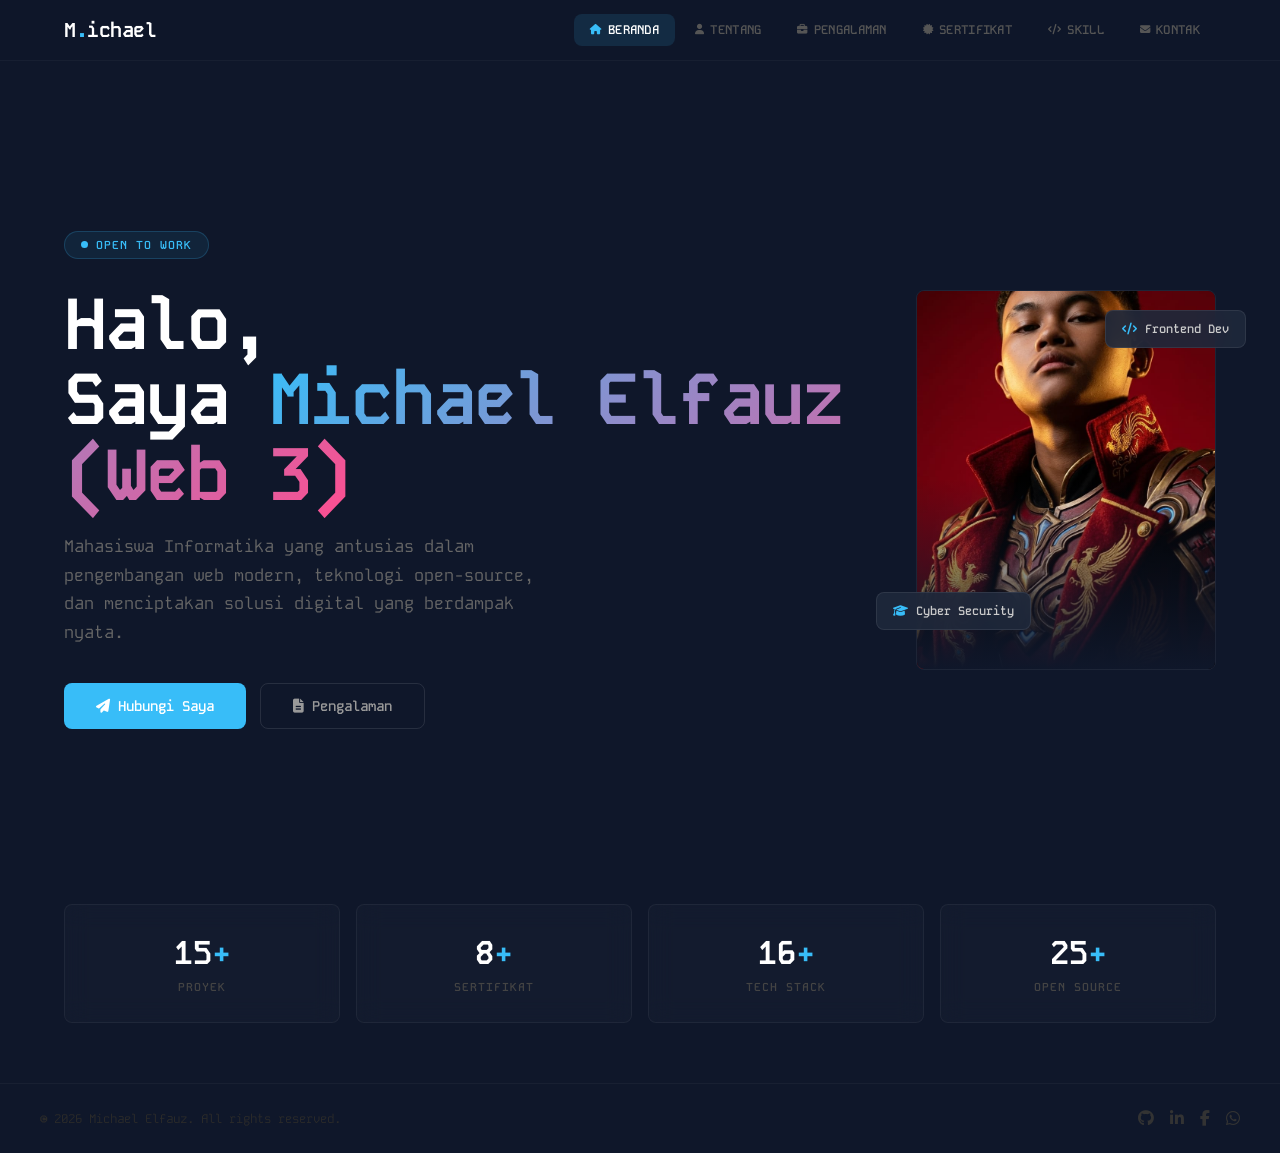
<file: Web3_nginx_michael/index.html>
<!DOCTYPE html>
<html lang="id">

<head>
    <meta charset="UTF-8">
    <meta name="viewport" content="width=device-width, initial-scale=1.0">
    <title>Web3</title>
    <link
        href="https://fonts.googleapis.com/css2?family=Inconsolata:wght@200..900&family=Kode+Mono:wght@400..700&display=swap"
        rel="stylesheet">
    <link rel="stylesheet" href="https://cdnjs.cloudflare.com/ajax/libs/font-awesome/6.5.1/css/all.min.css">
    <link rel="stylesheet" href="style.css">
</head>

<body>

    <!-- ========== NAV ========== -->
    <nav class="nav">
        <div class="nav-inner">
            <div class="logo" onclick="switchTab('beranda')">M<span>.</span>ichael</div>
            <div class="tabs">
                <button class="tab-btn active" data-tab="beranda" onclick="switchTab('beranda')"><i
                        class="fa-solid fa-house"></i> Beranda</button>
                <button class="tab-btn" data-tab="tentang" onclick="switchTab('tentang')"><i
                        class="fa-solid fa-user"></i> Tentang</button>
                <button class="tab-btn" data-tab="pengalaman" onclick="switchTab('pengalaman')"><i
                        class="fa-solid fa-briefcase"></i> Pengalaman</button>
                <button class="tab-btn" data-tab="sertifikat" onclick="switchTab('sertifikat')"><i
                        class="fa-solid fa-certificate"></i> Sertifikat</button>
                <button class="tab-btn" data-tab="skill" onclick="switchTab('skill')"><i class="fa-solid fa-code"></i>
                    Skill</button>
                <button class="tab-btn" data-tab="kontak" onclick="switchTab('kontak')"><i
                        class="fa-solid fa-envelope"></i> Kontak</button>
            </div>
            <button class="hamburger" onclick="openMobile()"><i class="fa-solid fa-bars"></i></button>
        </div>
    </nav>

    <!-- ========== MOBILE MENU ========== -->
    <div class="mobile-overlay" id="overlay" onclick="closeMobile()"></div>
    <div class="mobile-menu" id="mobileMenu">
        <button class="mobile-close" onclick="closeMobile()"><i class="fa-solid fa-xmark"></i></button>
        <div style="clear:both"></div>
        <button class="mobile-link active" data-tab="beranda" onclick="switchTab('beranda');closeMobile()"><i
                class="fa-solid fa-house"></i> Beranda</button>
        <button class="mobile-link" data-tab="tentang" onclick="switchTab('tentang');closeMobile()"><i
                class="fa-solid fa-user"></i> Tentang Saya</button>
        <button class="mobile-link" data-tab="pengalaman" onclick="switchTab('pengalaman');closeMobile()"><i
                class="fa-solid fa-briefcase"></i> Pengalaman</button>
        <button class="mobile-link" data-tab="sertifikat" onclick="switchTab('sertifikat');closeMobile()"><i
                class="fa-solid fa-certificate"></i> Sertifikat</button>
        <button class="mobile-link" data-tab="skill" onclick="switchTab('skill');closeMobile()"><i
                class="fa-solid fa-code"></i> Skill</button>
        <button class="mobile-link" data-tab="kontak" onclick="switchTab('kontak');closeMobile()"><i
                class="fa-solid fa-envelope"></i> Kontak</button>
    </div>

    <!-- ========== BERANDA ========== -->
    <div class="page active visible" id="page-beranda">
        <div class="hero">
            <div class="hero-text">
                <div class="hero-badge">
                    <div class="dot"></div> Open to Work
                </div>
                <h1 class="hero-name">Halo,<br>Saya <span class="grad">Michael Elfauz (Web 3)</span></h1>
                <p class="hero-desc">Mahasiswa Informatika yang antusias dalam pengembangan web modern, teknologi
                    open-source, dan menciptakan solusi digital yang berdampak nyata.</p>
                <div class="hero-btns">
                    <button class="btn-primary" onclick="switchTab('kontak')"><i class="fa-solid fa-paper-plane"></i>
                        Hubungi Saya</button>
                    <button class="btn-secondary" onclick="switchTab('pengalaman')"><i
                            class="fa-solid fa-file-lines"></i> Pengalaman</button>
                </div>
            </div>
            <div class="hero-image">
                <div class="hero-img-wrapper">
                    <img src="image/michael2.jpeg" alt="Foto Profil">
                </div>
                <div class="float-badge b1"><i class="fa-solid fa-code"></i> Frontend Dev</div>
                <div class="float-badge b2"><i class="fa-solid fa-graduation-cap"></i> Cyber Security</div>
            </div>
        </div>
        <div class="stats">
            <div class="stat-card">
                <div class="stat-num" data-target="15">0<span class="plus">+</span></div>
                <div class="stat-label">Proyek</div>
            </div>
            <div class="stat-card">
                <div class="stat-num" data-target="8">0<span class="plus">+</span></div>
                <div class="stat-label">Sertifikat</div>
            </div>
            <div class="stat-card">
                <div class="stat-num" data-target="16">0<span class="plus">+</span></div>
                <div class="stat-label">Tech Stack</div>
            </div>
            <div class="stat-card">
                <div class="stat-num" data-target="25">0<span class="plus">+</span></div>
                <div class="stat-label">Open Source</div>
            </div>
        </div>
    </div>

    <!-- ========== TENTANG ========== -->
    <div class="page" id="page-tentang">
        <div class="section-label">Tentang Saya</div>
        <h2 class="section-title">Kenali Saya Lebih <span class="accent">Dekat</span></h2>
        <div class="about-grid">
            <div class="about-photo">
                <img src="image/michael.jpeg" alt="Foto">
            </div>
            <div class="about-content">
                <p>Saya adalah mahasiswa yang bersekolah di <strong>SMKn 1 Nglegok</strong> di Indonesia. Memiliki
                    ketertarikan mendalam pada dunia pengembangan web dan cyber security.</p>
                <p>Sejak awal bersekolah di SMKn 1 Nglegok, saya aktif belajar berbagai teknologi web mulai dari HTML,
                    CSS, JavaScript hingga framework modern seperti React dan Next.js dan mengenai cyber security. Saya
                    percaya bahwa teknologi dapat menjadi solusi untuk berbagai permasalahan di masyarakat.</p>
                <p>Di luar akademik, saya juga mengikuti berbagai kompetisi dan kegiatan yang berkaitan dengan
                    teknologi.</p>
                <div class="info-grid">
                    <div class="info-item"><i class="fa-solid fa-user"></i>
                        <div>
                            <div class="info-label">Nama</div>
                            <div class="info-value">Michael Elfauz</div>
                        </div>
                    </div>
                    <div class="info-item"><i class="fa-solid fa-location-dot"></i>
                        <div>
                            <div class="info-label">Lokasi</div>
                            <div class="info-value">Garum, Indonesia</div>
                        </div>
                    </div>
                    <div class="info-item"><i class="fa-solid fa-graduation-cap"></i>
                        <div>
                            <div class="info-label">Pendidikan</div>
                            <div class="info-value">SMKn 1 Nglegok</div>
                        </div>
                    </div>
                    <div class="info-item"><i class="fa-solid fa-calendar"></i>
                        <div>
                            <div class="info-label">Kelas</div>
                            <div class="info-value">3 SMK</div>
                        </div>
                    </div>
                    <div class="info-item"><i class="fa-solid fa-envelope"></i>
                        <div>
                            <div class="info-label">Email</div>
                            <div class="info-value">michael@student.ac.id</div>
                        </div>
                    </div>
                    <div class="info-item"><i class="fa-solid fa-language"></i>
                        <div>
                            <div class="info-label">Bahasa</div>
                            <div class="info-value">Indonesia, English</div>
                        </div>
                    </div>
                </div>
            </div>
        </div>
    </div>

    <!-- ========== PENGALAMAN ========== -->
    <div class="page" id="page-pengalaman">
        <div class="section-label">Pengalaman</div>
        <h2 class="section-title">Perjalanan <span class="accent">Saya</span></h2>
        <div class="timeline">
            <div class="timeline-item">
                <div class="timeline-dot red"></div>
                <div class="timeline-card">
                    <span class="timeline-date red">2024 — Sekarang</span>
                    <div class="timeline-role">Frontend Developer Intern</div>
                    <div class="timeline-company red">PT Teknologi Nusantara</div>
                    <div class="timeline-desc">Mengembangkan antarmuka pengguna untuk platform SaaS menggunakan React
                        dan TypeScript. Berkolaborasi dengan tim desain dan backend untuk implementasi fitur baru yang
                        digunakan oleh 10.000+ pengguna aktif.</div>
                    <div class="timeline-tags"><span class="timeline-tag">React</span><span
                            class="timeline-tag">TypeScript</span><span class="timeline-tag">Tailwind CSS</span><span
                            class="timeline-tag">REST API</span></div>
                </div>
            </div>
            <div class="timeline-item">
                <div class="timeline-dot purple"></div>
                <div class="timeline-card">
                    <span class="timeline-date purple">2023 — 2024</span>
                    <div class="timeline-role">Mengikuti komunitas IT</div>
                    <div class="timeline-company purple">BEM Fakultas Ilmu Komputer</div>
                    <div class="timeline-desc">Memimpin divisi IT dalam mengembangkan website organisasi dan sistem
                        informasi akademik. Mengelola tim sebanyak 8 anggota dan mengadakan 5 workshop teknologi untuk
                        200+ peserta.</div>
                    <div class="timeline-tags"><span class="timeline-tag">Leadership</span><span
                            class="timeline-tag">Next.js</span><span class="timeline-tag">PostgreSQL</span><span
                            class="timeline-tag">Project Management</span></div>
                </div>
            </div>
            <div class="timeline-item">
                <div class="timeline-dot blue"></div>
                <div class="timeline-card">
                    <span class="timeline-date blue">2023</span>
                    <div class="timeline-role">Web Developer Freelance</div>
                    <div class="timeline-company blue">Self-Employed</div>
                    <div class="timeline-desc">Mengerjakan proyek website untuk UMKM lokal dan startup. Membangun
                        landing page, company profile, dan e-commerce sederhana dengan teknologi modern untuk 10+ klien.
                    </div>
                    <div class="timeline-tags"><span class="timeline-tag">HTML/CSS</span><span
                            class="timeline-tag">JavaScript</span><span class="timeline-tag">PHP</span><span
                            class="timeline-tag">WordPress</span></div>
                </div>
            </div>
            <div class="timeline-item">
                <div class="timeline-dot gray"></div>
                <div class="timeline-card">
                    <span class="timeline-date gray">2022</span>
                    <div class="timeline-role">Volunteer Google DevFest</div>
                    <div class="timeline-company gray">GDG Jakarta</div>
                    <div class="timeline-desc">Menjadi volunteer dalam acara Google Developer Groups DevFest Jakarta
                        2022. Membantu koordinasi teknis dan mendukung kelancaran acara dengan 500+ peserta.</div>
                    <div class="timeline-tags"><span class="timeline-tag">Event</span><span
                            class="timeline-tag">Networking</span><span class="timeline-tag">Community</span></div>
                </div>
            </div>
        </div>
    </div>

    <!-- ========== SERTIFIKAT ========== -->
    <div class="page" id="page-sertifikat">
        <div class="section-label">Sertifikat</div>
        <h2 class="section-title">Licenses & <span class="accent">Certifications</span></h2>
        <div class="cert-grid">
            <div class="cert-card">
                <div class="cert-top">
                    <div class="cert-icon blue"><i class="fa-solid fa-cloud"></i></div>
                    <div>
                        <div class="cert-title">Google Cloud Fundamentals</div>
                        <div class="cert-issuer">Google Cloud</div>
                    </div>
                </div>
                <div class="cert-meta"><i class="fa-solid fa-calendar"></i> Des 2024 <span class="sep">•</span> <i
                        class="fa-solid fa-shield-halved"></i> Verified</div>
                <div class="cert-tags"><span class="cert-tag blue">Cloud</span><span class="cert-tag blue">GCP</span>
                </div>
            </div>
            <div class="cert-card">
                <div class="cert-top">
                    <div class="cert-icon yellow"><i class="fa-solid fa-database"></i></div>
                    <div>
                        <div class="cert-title">Meta Frontend Developer Professional</div>
                        <div class="cert-issuer">Coursera — Meta</div>
                    </div>
                </div>
                <div class="cert-meta"><i class="fa-solid fa-calendar"></i> Agu 2024 <span class="sep">•</span> <i
                        class="fa-solid fa-shield-halved"></i> Verified</div>
                <div class="cert-tags"><span class="cert-tag yellow">Frontend</span><span
                        class="cert-tag yellow">React</span></div>
            </div>
            <div class="cert-card">
                <div class="cert-top">
                    <div class="cert-icon green"><i class="fa-solid fa-code"></i></div>
                    <div>
                        <div class="cert-title">JavaScript Algorithms & Data Structures</div>
                        <div class="cert-issuer">freeCodeCamp</div>
                    </div>
                </div>
                <div class="cert-meta"><i class="fa-solid fa-calendar"></i> Mar 2024 <span class="sep">•</span> <i
                        class="fa-solid fa-shield-halved"></i> Verified</div>
                <div class="cert-tags"><span class="cert-tag green">JavaScript</span><span
                        class="cert-tag green">DSA</span></div>
            </div>
            <div class="cert-card">
                <div class="cert-top">
                    <div class="cert-icon purple"><i class="fa-solid fa-terminal"></i></div>
                    <div>
                        <div class="cert-title">Linux Foundation Certified IT Associate</div>
                        <div class="cert-issuer">The Linux Foundation</div>
                    </div>
                </div>
                <div class="cert-meta"><i class="fa-solid fa-calendar"></i> Jan 2024 <span class="sep">•</span> <i
                        class="fa-solid fa-shield-halved"></i> Verified</div>
                <div class="cert-tags"><span class="cert-tag purple">Linux</span><span
                        class="cert-tag purple">Sysadmin</span></div>
            </div>
            <div class="cert-card">
                <div class="cert-top">
                    <div class="cert-icon cyan"><i class="fa-solid fa-palette"></i></div>
                    <div>
                        <div class="cert-title">Responsive Web Design</div>
                        <div class="cert-issuer">freeCodeCamp</div>
                    </div>
                </div>
                <div class="cert-meta"><i class="fa-solid fa-calendar"></i> Okt 2023 <span class="sep">•</span> <i
                        class="fa-solid fa-shield-halved"></i> Verified</div>
                <div class="cert-tags"><span class="cert-tag cyan">HTML/CSS</span><span
                        class="cert-tag cyan">Responsive</span></div>
            </div>
            <div class="cert-card">
                <div class="cert-top">
                    <div class="cert-icon orange"><i class="fa-solid fa-fire"></i></div>
                    <div>
                        <div class="cert-title">HackerRank Problem Solving (Gold)</div>
                        <div class="cert-issuer">HackerRank</div>
                    </div>
                </div>
                <div class="cert-meta"><i class="fa-solid fa-calendar"></i> Jul 2023 <span class="sep">•</span> <i
                        class="fa-solid fa-shield-halved"></i> Verified</div>
                <div class="cert-tags"><span class="cert-tag orange">Problem Solving</span><span
                        class="cert-tag orange">Algorithm</span></div>
            </div>
        </div>
    </div>

    <!-- ========== SKILL ========== -->
    <div class="page" id="page-skill">
        <div class="section-label">Keahlian</div>
        <h2 class="section-title">Tech Stack & <span class="accent">Skills</span></h2>
        <div class="skill-category">
            <div class="skill-cat-title"><i class="fa-solid fa-display"></i> Frontend Development</div>
            <div class="skills-grid">
                <div class="skill-card">
                    <div class="skill-card-icon html"><i class="fa-brands fa-html5"></i></div>
                    <div class="skill-card-name">HTML5</div>
                    <div class="skill-bar-bg">
                        <div class="skill-bar-fill html" data-width="95"></div>
                    </div>
                    <div class="skill-pct">95%</div>
                </div>
                <div class="skill-card">
                    <div class="skill-card-icon css"><i class="fa-brands fa-css3-alt"></i></div>
                    <div class="skill-card-name">CSS3</div>
                    <div class="skill-bar-bg">
                        <div class="skill-bar-fill css" data-width="90"></div>
                    </div>
                    <div class="skill-pct">90%</div>
                </div>
                <div class="skill-card">
                    <div class="skill-card-icon js"><i class="fa-brands fa-js"></i></div>
                    <div class="skill-card-name">JavaScript</div>
                    <div class="skill-bar-bg">
                        <div class="skill-bar-fill js" data-width="85"></div>
                    </div>
                    <div class="skill-pct">85%</div>
                </div>
                <div class="skill-card">
                    <div class="skill-card-icon react"><i class="fa-brands fa-react"></i></div>
                    <div class="skill-card-name">React</div>
                    <div class="skill-bar-bg">
                        <div class="skill-bar-fill react" data-width="80"></div>
                    </div>
                    <div class="skill-pct">80%</div>
                </div>
                <div class="skill-card">
                    <div class="skill-card-icon tailwind"><i class="fa-solid fa-wind"></i></div>
                    <div class="skill-card-name">Tailwind</div>
                    <div class="skill-bar-bg">
                        <div class="skill-bar-fill tailwind" data-width="88"></div>
                    </div>
                    <div class="skill-pct">88%</div>
                </div>
                <div class="skill-card">
                    <div class="skill-card-icon nextjs"><i class="fa-solid fa-n"></i></div>
                    <div class="skill-card-name">Next.js</div>
                    <div class="skill-bar-bg">
                        <div class="skill-bar-fill nextjs" data-width="72"></div>
                    </div>
                    <div class="skill-pct">72%</div>
                </div>
                <div class="skill-card">
                    <div class="skill-card-icon ts"><i class="fa-solid fa-t"></i></div>
                    <div class="skill-card-name">TypeScript</div>
                    <div class="skill-bar-bg">
                        <div class="skill-bar-fill ts" data-width="70"></div>
                    </div>
                    <div class="skill-pct">70%</div>
                </div>
                <div class="skill-card">
                    <div class="skill-card-icon node"><i class="fa-brands fa-node-js"></i></div>
                    <div class="skill-card-name">Node.js</div>
                    <div class="skill-bar-bg">
                        <div class="skill-bar-fill node" data-width="68"></div>
                    </div>
                    <div class="skill-pct">68%</div>
                </div>
            </div>
        </div>
        <div class="skill-category">
            <div class="skill-cat-title"><i class="fa-solid fa-gear"></i> Tools & Platform</div>
            <div class="skills-grid">
                <div class="skill-card">
                    <div class="skill-card-icon vscode"><i class="fa-solid fa-code"></i></div>
                    <div class="skill-card-name">VS Code</div>
                    <div class="skill-bar-bg">
                        <div class="skill-bar-fill vscode" data-width="92"></div>
                    </div>
                    <div class="skill-pct">92%</div>
                </div>
                <div class="skill-card">
                    <div class="skill-card-icon git"><i class="fa-brands fa-git-alt"></i></div>
                    <div class="skill-card-name">Git</div>
                    <div class="skill-bar-bg">
                        <div class="skill-bar-fill git" data-width="85"></div>
                    </div>
                    <div class="skill-pct">85%</div>
                </div>
                <div class="skill-card">
                    <div class="skill-card-icon linux"><i class="fa-brands fa-linux"></i></div>
                    <div class="skill-card-name">Linux</div>
                    <div class="skill-bar-bg">
                        <div class="skill-bar-fill linux" data-width="78"></div>
                    </div>
                    <div class="skill-pct">78%</div>
                </div>
                <div class="skill-card">
                    <div class="skill-card-icon github"><i class="fa-brands fa-github"></i></div>
                    <div class="skill-card-name">GitHub</div>
                    <div class="skill-bar-bg">
                        <div class="skill-bar-fill github" data-width="88"></div>
                    </div>
                    <div class="skill-pct">88%</div>
                </div>
                <div class="skill-card">
                    <div class="skill-card-icon docker"><i class="fa-brands fa-docker"></i></div>
                    <div class="skill-card-name">Docker</div>
                    <div class="skill-bar-bg">
                        <div class="skill-bar-fill docker" data-width="60"></div>
                    </div>
                    <div class="skill-pct">60%</div>
                </div>
                <div class="skill-card">
                    <div class="skill-card-icon figma"><i class="fa-brands fa-figma"></i></div>
                    <div class="skill-card-name">Figma</div>
                    <div class="skill-bar-bg">
                        <div class="skill-bar-fill figma" data-width="72"></div>
                    </div>
                    <div class="skill-pct">72%</div>
                </div>
                <div class="skill-card">
                    <div class="skill-card-icon mysql"><i class="fa-solid fa-database"></i></div>
                    <div class="skill-card-name">MySQL</div>
                    <div class="skill-bar-bg">
                        <div class="skill-bar-fill mysql" data-width="75"></div>
                    </div>
                    <div class="skill-pct">75%</div>
                </div>
                <div class="skill-card">
                    <div class="skill-card-icon python"><i class="fa-brands fa-python"></i></div>
                    <div class="skill-card-name">Python</div>
                    <div class="skill-bar-bg">
                        <div class="skill-bar-fill python" data-width="65"></div>
                    </div>
                    <div class="skill-pct">65%</div>
                </div>
            </div>
        </div>
        <div class="skill-category">
            <div class="skill-cat-title"><i class="fa-solid fa-brain"></i> Soft Skills</div>
            <div class="soft-skills">
                <span class="soft-tag">Problem Solving</span>
                <span class="soft-tag">Team Collaboration</span>
                <span class="soft-tag">Communication</span>
                <span class="soft-tag">Time Management</span>
                <span class="soft-tag">Fast Learner</span>
                <span class="soft-tag">Adaptive</span>
                <span class="soft-tag">Critical Thinking</span>
                <span class="soft-tag">Technical Writing</span>
            </div>
        </div>
    </div>

    <!-- ========== KONTAK ========== -->
    <div class="page" id="page-kontak">
        <div class="section-label">Kontak</div>
        <h2 class="section-title">Mari <span class="accent">Terhubung</span></h2>
        <div class="contact-grid">
            <a href="https://wa.me/6281234567890" target="_blank" class="contact-link">
                <div class="contact-link-icon wa"><i class="fa-brands fa-whatsapp"></i></div>
                <div class="contact-link-text">
                    <div class="cl-name">WhatsApp</div>
                    <div class="cl-detail">+62 812-3456-7890</div>
                </div>
                <i class="fa-solid fa-arrow-right arrow"></i>
            </a>
            <a href="https://github.com/michaelelfauz" target="_blank" class="contact-link">
                <div class="contact-link-icon gh"><i class="fa-brands fa-github"></i></div>
                <div class="contact-link-text">
                    <div class="cl-name">GitHub</div>
                    <div class="cl-detail">github.com/michaelelfauz</div>
                </div>
                <i class="fa-solid fa-arrow-right arrow"></i>
            </a>
            <a href="https://linkedin.com/in/michaelelfauz" target="_blank" class="contact-link">
                <div class="contact-link-icon li"><i class="fa-brands fa-linkedin-in"></i></div>
                <div class="contact-link-text">
                    <div class="cl-name">LinkedIn</div>
                    <div class="cl-detail">linkedin.com/in/michaelelfauz</div>
                </div>
                <i class="fa-solid fa-arrow-right arrow"></i>
            </a>
            <a href="https://facebook.com/michaelelfauz" target="_blank" class="contact-link">
                <div class="contact-link-icon fb"><i class="fa-brands fa-facebook-f"></i></div>
                <div class="contact-link-text">
                    <div class="cl-name">Facebook</div>
                    <div class="cl-detail">fb.com/mfikri</div>
                </div>
                <i class="fa-solid fa-arrow-right arrow"></i>
            </a>
        </div>
        <div class="contact-form">
            <div class="form-title"><i class="fa-solid fa-paper-plane"></i> Kirim Pesan</div>
            <form id="contactForm">
                <div class="form-row">
                    <div class="form-group"><label class="form-label">Nama</label><input type="text" class="form-input"
                            placeholder="Nama lengkap" required></div>
                    <div class="form-group"><label class="form-label">Email</label><input type="email"
                            class="form-input" placeholder="email@contoh.com" required></div>
                </div>
                <div class="form-group"><label class="form-label">Subjek</label><input type="text" class="form-input"
                        placeholder="Subjek pesan" required></div>
                <div class="form-group"><label class="form-label">Pesan</label><textarea class="form-textarea"
                        placeholder="Tulis pesan Anda di sini..." required></textarea></div>
                <button type="submit" class="form-submit"><i class="fa-solid fa-paper-plane"></i> Kirim Pesan</button>
            </form>
        </div>
    </div>

    <!-- TOAST -->
    <div class="toast" id="toast"><i class="fa-solid fa-circle-check"></i> Pesan berhasil dikirim!</div>

    <!-- FOOTER -->
    <footer class="footer">
        <div class="footer-inner">
            <div class="footer-text">© 2026 Michael Elfauz. All rights reserved.</div>
            <div class="footer-socials">
                <a href="https://github.com" target="_blank"><i class="fa-brands fa-github"></i></a>
                <a href="https://linkedin.com" target="_blank"><i class="fa-brands fa-linkedin-in"></i></a>
                <a href="https://facebook.com" target="_blank"><i class="fa-brands fa-facebook-f"></i></a>
                <a href="https://wa.me/6281234567890" target="_blank"><i class="fa-brands fa-whatsapp"></i></a>
            </div>
        </div>
    </footer>

    <script src="script.js"></script>
</body>

</html>
</file>
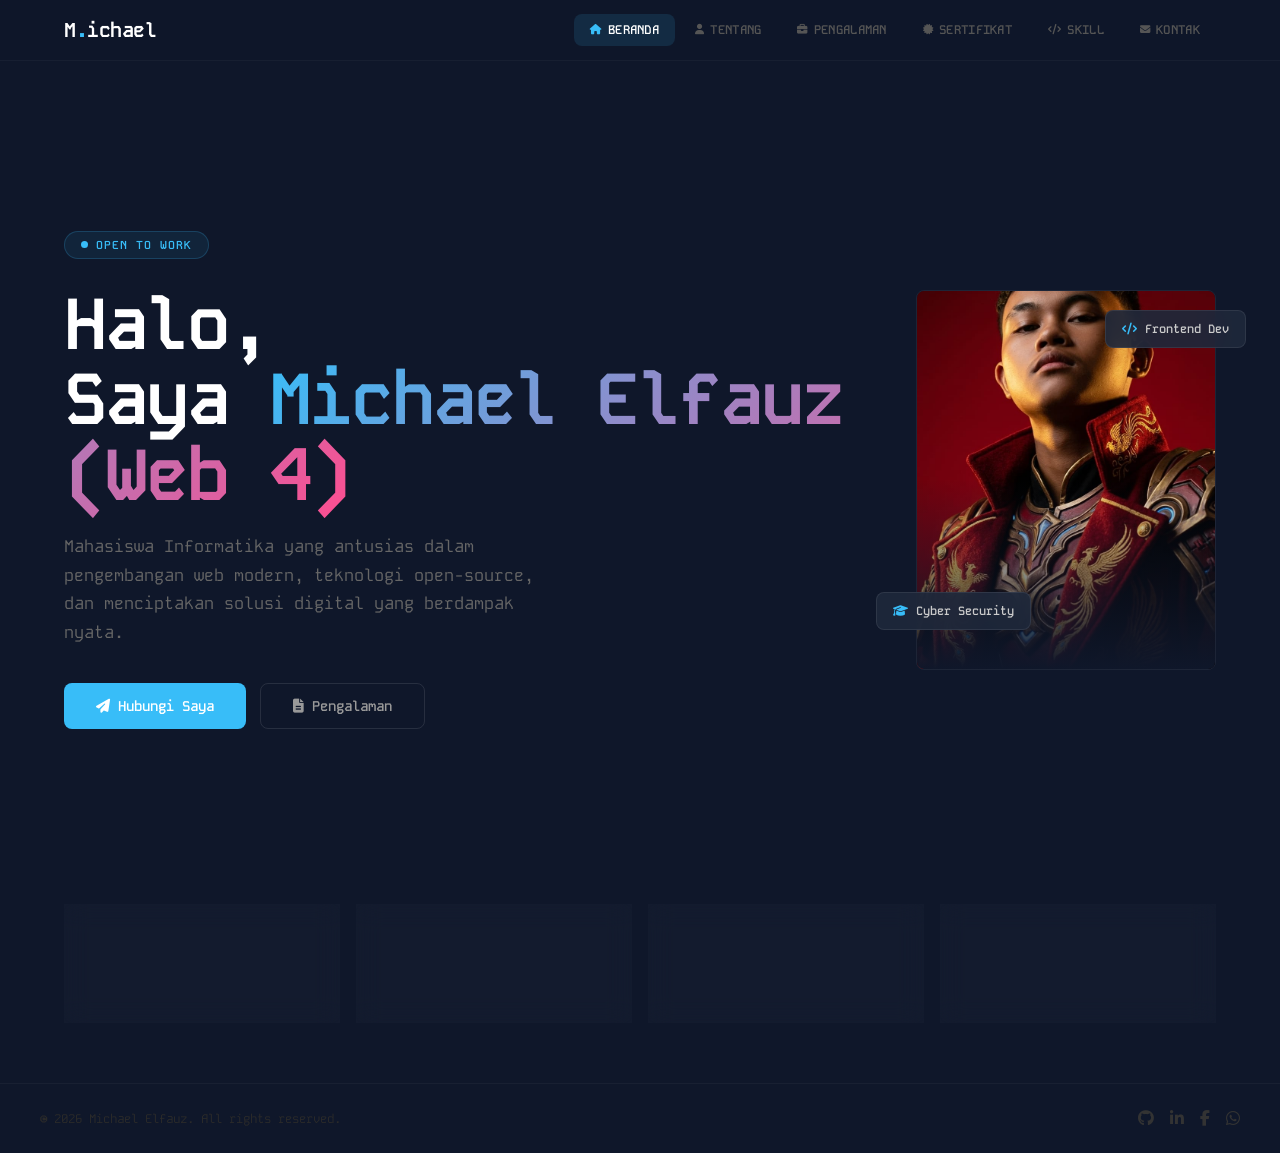
<file: Web4_nginx_michael/index.html>
<!DOCTYPE html>
<html lang="id">

<head>
    <meta charset="UTF-8">
    <meta name="viewport" content="width=device-width, initial-scale=1.0">
    <title>Web4</title>
    <link
        href="https://fonts.googleapis.com/css2?family=Inconsolata:wght@200..900&family=Kode+Mono:wght@400..700&display=swap"
        rel="stylesheet">
    <link rel="stylesheet" href="https://cdnjs.cloudflare.com/ajax/libs/font-awesome/6.5.1/css/all.min.css">
    <link rel="stylesheet" href="style.css">
</head>

<body>

    <!-- ========== NAV ========== -->
    <nav class="nav">
        <div class="nav-inner">
            <div class="logo" onclick="switchTab('beranda')">M<span>.</span>ichael</div>
            <div class="tabs">
                <button class="tab-btn active" data-tab="beranda" onclick="switchTab('beranda')"><i
                        class="fa-solid fa-house"></i> Beranda</button>
                <button class="tab-btn" data-tab="tentang" onclick="switchTab('tentang')"><i
                        class="fa-solid fa-user"></i> Tentang</button>
                <button class="tab-btn" data-tab="pengalaman" onclick="switchTab('pengalaman')"><i
                        class="fa-solid fa-briefcase"></i> Pengalaman</button>
                <button class="tab-btn" data-tab="sertifikat" onclick="switchTab('sertifikat')"><i
                        class="fa-solid fa-certificate"></i> Sertifikat</button>
                <button class="tab-btn" data-tab="skill" onclick="switchTab('skill')"><i class="fa-solid fa-code"></i>
                    Skill</button>
                <button class="tab-btn" data-tab="kontak" onclick="switchTab('kontak')"><i
                        class="fa-solid fa-envelope"></i> Kontak</button>
            </div>
            <button class="hamburger" onclick="openMobile()"><i class="fa-solid fa-bars"></i></button>
        </div>
    </nav>

    <!-- ========== MOBILE MENU ========== -->
    <div class="mobile-overlay" id="overlay" onclick="closeMobile()"></div>
    <div class="mobile-menu" id="mobileMenu">
        <button class="mobile-close" onclick="closeMobile()"><i class="fa-solid fa-xmark"></i></button>
        <div style="clear:both"></div>
        <button class="mobile-link active" data-tab="beranda" onclick="switchTab('beranda');closeMobile()"><i
                class="fa-solid fa-house"></i> Beranda</button>
        <button class="mobile-link" data-tab="tentang" onclick="switchTab('tentang');closeMobile()"><i
                class="fa-solid fa-user"></i> Tentang Saya</button>
        <button class="mobile-link" data-tab="pengalaman" onclick="switchTab('pengalaman');closeMobile()"><i
                class="fa-solid fa-briefcase"></i> Pengalaman</button>
        <button class="mobile-link" data-tab="sertifikat" onclick="switchTab('sertifikat');closeMobile()"><i
                class="fa-solid fa-certificate"></i> Sertifikat</button>
        <button class="mobile-link" data-tab="skill" onclick="switchTab('skill');closeMobile()"><i
                class="fa-solid fa-code"></i> Skill</button>
        <button class="mobile-link" data-tab="kontak" onclick="switchTab('kontak');closeMobile()"><i
                class="fa-solid fa-envelope"></i> Kontak</button>
    </div>

    <!-- ========== BERANDA ========== -->
    <div class="page active visible" id="page-beranda">
        <div class="hero">
            <div class="hero-text">
                <div class="hero-badge">
                    <div class="dot"></div> Open to Work
                </div>
                <h1 class="hero-name">Halo,<br>Saya <span class="grad">Michael Elfauz (Web 4)</span></h1>
                <p class="hero-desc">Mahasiswa Informatika yang antusias dalam pengembangan web modern, teknologi
                    open-source, dan menciptakan solusi digital yang berdampak nyata.</p>
                <div class="hero-btns">
                    <button class="btn-primary" onclick="switchTab('kontak')"><i class="fa-solid fa-paper-plane"></i>
                        Hubungi Saya</button>
                    <button class="btn-secondary" onclick="switchTab('pengalaman')"><i
                            class="fa-solid fa-file-lines"></i> Pengalaman</button>
                </div>
            </div>
            <div class="hero-image">
                <div class="hero-img-wrapper">
                    <img src="image/michael2.jpeg" alt="Foto Profil">
                </div>
                <div class="float-badge b1"><i class="fa-solid fa-code"></i> Frontend Dev</div>
                <div class="float-badge b2"><i class="fa-solid fa-graduation-cap"></i> Cyber Security</div>
            </div>
        </div>
        <div class="stats">
            <div class="stat-card">
                <div class="stat-num" data-target="15">0<span class="plus">+</span></div>
                <div class="stat-label">Proyek</div>
            </div>
            <div class="stat-card">
                <div class="stat-num" data-target="8">0<span class="plus">+</span></div>
                <div class="stat-label">Sertifikat</div>
            </div>
            <div class="stat-card">
                <div class="stat-num" data-target="16">0<span class="plus">+</span></div>
                <div class="stat-label">Tech Stack</div>
            </div>
            <div class="stat-card">
                <div class="stat-num" data-target="25">0<span class="plus">+</span></div>
                <div class="stat-label">Open Source</div>
            </div>
        </div>
    </div>

    <!-- ========== TENTANG ========== -->
    <div class="page" id="page-tentang">
        <div class="section-label">Tentang Saya</div>
        <h2 class="section-title">Kenali Saya Lebih <span class="accent">Dekat</span></h2>
        <div class="about-grid">
            <div class="about-photo">
                <img src="image/michael.jpeg" alt="Foto">
            </div>
            <div class="about-content">
                <p>Saya adalah mahasiswa yang bersekolah di <strong>SMKn 1 Nglegok</strong> di Indonesia. Memiliki
                    ketertarikan mendalam pada dunia pengembangan web dan cyber security.</p>
                <p>Sejak awal bersekolah di SMKn 1 Nglegok, saya aktif belajar berbagai teknologi web mulai dari HTML,
                    CSS, JavaScript hingga framework modern seperti React dan Next.js dan mengenai cyber security. Saya
                    percaya bahwa teknologi dapat menjadi solusi untuk berbagai permasalahan di masyarakat.</p>
                <p>Di luar akademik, saya juga mengikuti berbagai kompetisi dan kegiatan yang berkaitan dengan
                    teknologi.</p>
                <div class="info-grid">
                    <div class="info-item"><i class="fa-solid fa-user"></i>
                        <div>
                            <div class="info-label">Nama</div>
                            <div class="info-value">Michael Elfauz</div>
                        </div>
                    </div>
                    <div class="info-item"><i class="fa-solid fa-location-dot"></i>
                        <div>
                            <div class="info-label">Lokasi</div>
                            <div class="info-value">Garum, Indonesia</div>
                        </div>
                    </div>
                    <div class="info-item"><i class="fa-solid fa-graduation-cap"></i>
                        <div>
                            <div class="info-label">Pendidikan</div>
                            <div class="info-value">SMKn 1 Nglegok</div>
                        </div>
                    </div>
                    <div class="info-item"><i class="fa-solid fa-calendar"></i>
                        <div>
                            <div class="info-label">Kelas</div>
                            <div class="info-value">3 SMK</div>
                        </div>
                    </div>
                    <div class="info-item"><i class="fa-solid fa-envelope"></i>
                        <div>
                            <div class="info-label">Email</div>
                            <div class="info-value">michael@student.ac.id</div>
                        </div>
                    </div>
                    <div class="info-item"><i class="fa-solid fa-language"></i>
                        <div>
                            <div class="info-label">Bahasa</div>
                            <div class="info-value">Indonesia, English</div>
                        </div>
                    </div>
                </div>
            </div>
        </div>
    </div>

    <!-- ========== PENGALAMAN ========== -->
    <div class="page" id="page-pengalaman">
        <div class="section-label">Pengalaman</div>
        <h2 class="section-title">Perjalanan <span class="accent">Saya</span></h2>
        <div class="timeline">
            <div class="timeline-item">
                <div class="timeline-dot red"></div>
                <div class="timeline-card">
                    <span class="timeline-date red">2024 — Sekarang</span>
                    <div class="timeline-role">Frontend Developer Intern</div>
                    <div class="timeline-company red">PT Teknologi Nusantara</div>
                    <div class="timeline-desc">Mengembangkan antarmuka pengguna untuk platform SaaS menggunakan React
                        dan TypeScript. Berkolaborasi dengan tim desain dan backend untuk implementasi fitur baru yang
                        digunakan oleh 10.000+ pengguna aktif.</div>
                    <div class="timeline-tags"><span class="timeline-tag">React</span><span
                            class="timeline-tag">TypeScript</span><span class="timeline-tag">Tailwind CSS</span><span
                            class="timeline-tag">REST API</span></div>
                </div>
            </div>
            <div class="timeline-item">
                <div class="timeline-dot purple"></div>
                <div class="timeline-card">
                    <span class="timeline-date purple">2023 — 2024</span>
                    <div class="timeline-role">Mengikuti komunitas IT</div>
                    <div class="timeline-company purple">BEM Fakultas Ilmu Komputer</div>
                    <div class="timeline-desc">Memimpin divisi IT dalam mengembangkan website organisasi dan sistem
                        informasi akademik. Mengelola tim sebanyak 8 anggota dan mengadakan 5 workshop teknologi untuk
                        200+ peserta.</div>
                    <div class="timeline-tags"><span class="timeline-tag">Leadership</span><span
                            class="timeline-tag">Next.js</span><span class="timeline-tag">PostgreSQL</span><span
                            class="timeline-tag">Project Management</span></div>
                </div>
            </div>
            <div class="timeline-item">
                <div class="timeline-dot blue"></div>
                <div class="timeline-card">
                    <span class="timeline-date blue">2023</span>
                    <div class="timeline-role">Web Developer Freelance</div>
                    <div class="timeline-company blue">Self-Employed</div>
                    <div class="timeline-desc">Mengerjakan proyek website untuk UMKM lokal dan startup. Membangun
                        landing page, company profile, dan e-commerce sederhana dengan teknologi modern untuk 10+ klien.
                    </div>
                    <div class="timeline-tags"><span class="timeline-tag">HTML/CSS</span><span
                            class="timeline-tag">JavaScript</span><span class="timeline-tag">PHP</span><span
                            class="timeline-tag">WordPress</span></div>
                </div>
            </div>
            <div class="timeline-item">
                <div class="timeline-dot gray"></div>
                <div class="timeline-card">
                    <span class="timeline-date gray">2022</span>
                    <div class="timeline-role">Volunteer Google DevFest</div>
                    <div class="timeline-company gray">GDG Jakarta</div>
                    <div class="timeline-desc">Menjadi volunteer dalam acara Google Developer Groups DevFest Jakarta
                        2022. Membantu koordinasi teknis dan mendukung kelancaran acara dengan 500+ peserta.</div>
                    <div class="timeline-tags"><span class="timeline-tag">Event</span><span
                            class="timeline-tag">Networking</span><span class="timeline-tag">Community</span></div>
                </div>
            </div>
        </div>
    </div>

    <!-- ========== SERTIFIKAT ========== -->
    <div class="page" id="page-sertifikat">
        <div class="section-label">Sertifikat</div>
        <h2 class="section-title">Licenses & <span class="accent">Certifications</span></h2>
        <div class="cert-grid">
            <div class="cert-card">
                <div class="cert-top">
                    <div class="cert-icon blue"><i class="fa-solid fa-cloud"></i></div>
                    <div>
                        <div class="cert-title">Google Cloud Fundamentals</div>
                        <div class="cert-issuer">Google Cloud</div>
                    </div>
                </div>
                <div class="cert-meta"><i class="fa-solid fa-calendar"></i> Des 2024 <span class="sep">•</span> <i
                        class="fa-solid fa-shield-halved"></i> Verified</div>
                <div class="cert-tags"><span class="cert-tag blue">Cloud</span><span class="cert-tag blue">GCP</span>
                </div>
            </div>
            <div class="cert-card">
                <div class="cert-top">
                    <div class="cert-icon yellow"><i class="fa-solid fa-database"></i></div>
                    <div>
                        <div class="cert-title">Meta Frontend Developer Professional</div>
                        <div class="cert-issuer">Coursera — Meta</div>
                    </div>
                </div>
                <div class="cert-meta"><i class="fa-solid fa-calendar"></i> Agu 2024 <span class="sep">•</span> <i
                        class="fa-solid fa-shield-halved"></i> Verified</div>
                <div class="cert-tags"><span class="cert-tag yellow">Frontend</span><span
                        class="cert-tag yellow">React</span></div>
            </div>
            <div class="cert-card">
                <div class="cert-top">
                    <div class="cert-icon green"><i class="fa-solid fa-code"></i></div>
                    <div>
                        <div class="cert-title">JavaScript Algorithms & Data Structures</div>
                        <div class="cert-issuer">freeCodeCamp</div>
                    </div>
                </div>
                <div class="cert-meta"><i class="fa-solid fa-calendar"></i> Mar 2024 <span class="sep">•</span> <i
                        class="fa-solid fa-shield-halved"></i> Verified</div>
                <div class="cert-tags"><span class="cert-tag green">JavaScript</span><span
                        class="cert-tag green">DSA</span></div>
            </div>
            <div class="cert-card">
                <div class="cert-top">
                    <div class="cert-icon purple"><i class="fa-solid fa-terminal"></i></div>
                    <div>
                        <div class="cert-title">Linux Foundation Certified IT Associate</div>
                        <div class="cert-issuer">The Linux Foundation</div>
                    </div>
                </div>
                <div class="cert-meta"><i class="fa-solid fa-calendar"></i> Jan 2024 <span class="sep">•</span> <i
                        class="fa-solid fa-shield-halved"></i> Verified</div>
                <div class="cert-tags"><span class="cert-tag purple">Linux</span><span
                        class="cert-tag purple">Sysadmin</span></div>
            </div>
            <div class="cert-card">
                <div class="cert-top">
                    <div class="cert-icon cyan"><i class="fa-solid fa-palette"></i></div>
                    <div>
                        <div class="cert-title">Responsive Web Design</div>
                        <div class="cert-issuer">freeCodeCamp</div>
                    </div>
                </div>
                <div class="cert-meta"><i class="fa-solid fa-calendar"></i> Okt 2023 <span class="sep">•</span> <i
                        class="fa-solid fa-shield-halved"></i> Verified</div>
                <div class="cert-tags"><span class="cert-tag cyan">HTML/CSS</span><span
                        class="cert-tag cyan">Responsive</span></div>
            </div>
            <div class="cert-card">
                <div class="cert-top">
                    <div class="cert-icon orange"><i class="fa-solid fa-fire"></i></div>
                    <div>
                        <div class="cert-title">HackerRank Problem Solving (Gold)</div>
                        <div class="cert-issuer">HackerRank</div>
                    </div>
                </div>
                <div class="cert-meta"><i class="fa-solid fa-calendar"></i> Jul 2023 <span class="sep">•</span> <i
                        class="fa-solid fa-shield-halved"></i> Verified</div>
                <div class="cert-tags"><span class="cert-tag orange">Problem Solving</span><span
                        class="cert-tag orange">Algorithm</span></div>
            </div>
        </div>
    </div>

    <!-- ========== SKILL ========== -->
    <div class="page" id="page-skill">
        <div class="section-label">Keahlian</div>
        <h2 class="section-title">Tech Stack & <span class="accent">Skills</span></h2>
        <div class="skill-category">
            <div class="skill-cat-title"><i class="fa-solid fa-display"></i> Frontend Development</div>
            <div class="skills-grid">
                <div class="skill-card">
                    <div class="skill-card-icon html"><i class="fa-brands fa-html5"></i></div>
                    <div class="skill-card-name">HTML5</div>
                    <div class="skill-bar-bg">
                        <div class="skill-bar-fill html" data-width="95"></div>
                    </div>
                    <div class="skill-pct">95%</div>
                </div>
                <div class="skill-card">
                    <div class="skill-card-icon css"><i class="fa-brands fa-css3-alt"></i></div>
                    <div class="skill-card-name">CSS3</div>
                    <div class="skill-bar-bg">
                        <div class="skill-bar-fill css" data-width="90"></div>
                    </div>
                    <div class="skill-pct">90%</div>
                </div>
                <div class="skill-card">
                    <div class="skill-card-icon js"><i class="fa-brands fa-js"></i></div>
                    <div class="skill-card-name">JavaScript</div>
                    <div class="skill-bar-bg">
                        <div class="skill-bar-fill js" data-width="85"></div>
                    </div>
                    <div class="skill-pct">85%</div>
                </div>
                <div class="skill-card">
                    <div class="skill-card-icon react"><i class="fa-brands fa-react"></i></div>
                    <div class="skill-card-name">React</div>
                    <div class="skill-bar-bg">
                        <div class="skill-bar-fill react" data-width="80"></div>
                    </div>
                    <div class="skill-pct">80%</div>
                </div>
                <div class="skill-card">
                    <div class="skill-card-icon tailwind"><i class="fa-solid fa-wind"></i></div>
                    <div class="skill-card-name">Tailwind</div>
                    <div class="skill-bar-bg">
                        <div class="skill-bar-fill tailwind" data-width="88"></div>
                    </div>
                    <div class="skill-pct">88%</div>
                </div>
                <div class="skill-card">
                    <div class="skill-card-icon nextjs"><i class="fa-solid fa-n"></i></div>
                    <div class="skill-card-name">Next.js</div>
                    <div class="skill-bar-bg">
                        <div class="skill-bar-fill nextjs" data-width="72"></div>
                    </div>
                    <div class="skill-pct">72%</div>
                </div>
                <div class="skill-card">
                    <div class="skill-card-icon ts"><i class="fa-solid fa-t"></i></div>
                    <div class="skill-card-name">TypeScript</div>
                    <div class="skill-bar-bg">
                        <div class="skill-bar-fill ts" data-width="70"></div>
                    </div>
                    <div class="skill-pct">70%</div>
                </div>
                <div class="skill-card">
                    <div class="skill-card-icon node"><i class="fa-brands fa-node-js"></i></div>
                    <div class="skill-card-name">Node.js</div>
                    <div class="skill-bar-bg">
                        <div class="skill-bar-fill node" data-width="68"></div>
                    </div>
                    <div class="skill-pct">68%</div>
                </div>
            </div>
        </div>
        <div class="skill-category">
            <div class="skill-cat-title"><i class="fa-solid fa-gear"></i> Tools & Platform</div>
            <div class="skills-grid">
                <div class="skill-card">
                    <div class="skill-card-icon vscode"><i class="fa-solid fa-code"></i></div>
                    <div class="skill-card-name">VS Code</div>
                    <div class="skill-bar-bg">
                        <div class="skill-bar-fill vscode" data-width="92"></div>
                    </div>
                    <div class="skill-pct">92%</div>
                </div>
                <div class="skill-card">
                    <div class="skill-card-icon git"><i class="fa-brands fa-git-alt"></i></div>
                    <div class="skill-card-name">Git</div>
                    <div class="skill-bar-bg">
                        <div class="skill-bar-fill git" data-width="85"></div>
                    </div>
                    <div class="skill-pct">85%</div>
                </div>
                <div class="skill-card">
                    <div class="skill-card-icon linux"><i class="fa-brands fa-linux"></i></div>
                    <div class="skill-card-name">Linux</div>
                    <div class="skill-bar-bg">
                        <div class="skill-bar-fill linux" data-width="78"></div>
                    </div>
                    <div class="skill-pct">78%</div>
                </div>
                <div class="skill-card">
                    <div class="skill-card-icon github"><i class="fa-brands fa-github"></i></div>
                    <div class="skill-card-name">GitHub</div>
                    <div class="skill-bar-bg">
                        <div class="skill-bar-fill github" data-width="88"></div>
                    </div>
                    <div class="skill-pct">88%</div>
                </div>
                <div class="skill-card">
                    <div class="skill-card-icon docker"><i class="fa-brands fa-docker"></i></div>
                    <div class="skill-card-name">Docker</div>
                    <div class="skill-bar-bg">
                        <div class="skill-bar-fill docker" data-width="60"></div>
                    </div>
                    <div class="skill-pct">60%</div>
                </div>
                <div class="skill-card">
                    <div class="skill-card-icon figma"><i class="fa-brands fa-figma"></i></div>
                    <div class="skill-card-name">Figma</div>
                    <div class="skill-bar-bg">
                        <div class="skill-bar-fill figma" data-width="72"></div>
                    </div>
                    <div class="skill-pct">72%</div>
                </div>
                <div class="skill-card">
                    <div class="skill-card-icon mysql"><i class="fa-solid fa-database"></i></div>
                    <div class="skill-card-name">MySQL</div>
                    <div class="skill-bar-bg">
                        <div class="skill-bar-fill mysql" data-width="75"></div>
                    </div>
                    <div class="skill-pct">75%</div>
                </div>
                <div class="skill-card">
                    <div class="skill-card-icon python"><i class="fa-brands fa-python"></i></div>
                    <div class="skill-card-name">Python</div>
                    <div class="skill-bar-bg">
                        <div class="skill-bar-fill python" data-width="65"></div>
                    </div>
                    <div class="skill-pct">65%</div>
                </div>
            </div>
        </div>
        <div class="skill-category">
            <div class="skill-cat-title"><i class="fa-solid fa-brain"></i> Soft Skills</div>
            <div class="soft-skills">
                <span class="soft-tag">Problem Solving</span>
                <span class="soft-tag">Team Collaboration</span>
                <span class="soft-tag">Communication</span>
                <span class="soft-tag">Time Management</span>
                <span class="soft-tag">Fast Learner</span>
                <span class="soft-tag">Adaptive</span>
                <span class="soft-tag">Critical Thinking</span>
                <span class="soft-tag">Technical Writing</span>
            </div>
        </div>
    </div>

    <!-- ========== KONTAK ========== -->
    <div class="page" id="page-kontak">
        <div class="section-label">Kontak</div>
        <h2 class="section-title">Mari <span class="accent">Terhubung</span></h2>
        <div class="contact-grid">
            <a href="https://wa.me/6281234567890" target="_blank" class="contact-link">
                <div class="contact-link-icon wa"><i class="fa-brands fa-whatsapp"></i></div>
                <div class="contact-link-text">
                    <div class="cl-name">WhatsApp</div>
                    <div class="cl-detail">+62 812-3456-7890</div>
                </div>
                <i class="fa-solid fa-arrow-right arrow"></i>
            </a>
            <a href="https://github.com/michaelelfauz" target="_blank" class="contact-link">
                <div class="contact-link-icon gh"><i class="fa-brands fa-github"></i></div>
                <div class="contact-link-text">
                    <div class="cl-name">GitHub</div>
                    <div class="cl-detail">github.com/michaelelfauz</div>
                </div>
                <i class="fa-solid fa-arrow-right arrow"></i>
            </a>
            <a href="https://linkedin.com/in/michaelelfauz" target="_blank" class="contact-link">
                <div class="contact-link-icon li"><i class="fa-brands fa-linkedin-in"></i></div>
                <div class="contact-link-text">
                    <div class="cl-name">LinkedIn</div>
                    <div class="cl-detail">linkedin.com/in/michaelelfauz</div>
                </div>
                <i class="fa-solid fa-arrow-right arrow"></i>
            </a>
            <a href="https://facebook.com/michaelelfauz" target="_blank" class="contact-link">
                <div class="contact-link-icon fb"><i class="fa-brands fa-facebook-f"></i></div>
                <div class="contact-link-text">
                    <div class="cl-name">Facebook</div>
                    <div class="cl-detail">fb.com/mfikri</div>
                </div>
                <i class="fa-solid fa-arrow-right arrow"></i>
            </a>
        </div>
        <div class="contact-form">
            <div class="form-title"><i class="fa-solid fa-paper-plane"></i> Kirim Pesan</div>
            <form id="contactForm">
                <div class="form-row">
                    <div class="form-group"><label class="form-label">Nama</label><input type="text" class="form-input"
                            placeholder="Nama lengkap" required></div>
                    <div class="form-group"><label class="form-label">Email</label><input type="email"
                            class="form-input" placeholder="email@contoh.com" required></div>
                </div>
                <div class="form-group"><label class="form-label">Subjek</label><input type="text" class="form-input"
                        placeholder="Subjek pesan" required></div>
                <div class="form-group"><label class="form-label">Pesan</label><textarea class="form-textarea"
                        placeholder="Tulis pesan Anda di sini..." required></textarea></div>
                <button type="submit" class="form-submit"><i class="fa-solid fa-paper-plane"></i> Kirim Pesan</button>
            </form>
        </div>
    </div>

    <!-- TOAST -->
    <div class="toast" id="toast"><i class="fa-solid fa-circle-check"></i> Pesan berhasil dikirim!</div>

    <!-- FOOTER -->
    <footer class="footer">
        <div class="footer-inner">
            <div class="footer-text">© 2026 Michael Elfauz. All rights reserved.</div>
            <div class="footer-socials">
                <a href="https://github.com" target="_blank"><i class="fa-brands fa-github"></i></a>
                <a href="https://linkedin.com" target="_blank"><i class="fa-brands fa-linkedin-in"></i></a>
                <a href="https://facebook.com" target="_blank"><i class="fa-brands fa-facebook-f"></i></a>
                <a href="https://wa.me/6281234567890" target="_blank"><i class="fa-brands fa-whatsapp"></i></a>
            </div>
        </div>
    </footer>

    <script src="script.js"></script>
</body>

</html>
</file>
<file: Web1_httpd_michael/style.css>
/* ========== RESET & BASE ========== */
*, *::before, *::after { margin: 0; padding: 0; box-sizing: border-box; }

body {
    font-family: 'Kode Mono', 'Inconsolata', monospace;
    background: #0f172a;
    color: #e0e0e0;
    min-height: 100vh;
    overflow-x: hidden;
}

::-webkit-scrollbar { width: 5px; }
::-webkit-scrollbar-track { background: #0f172a; }
::-webkit-scrollbar-thumb { background: #1e3a5f; border-radius: 8px; }
::-webkit-scrollbar-thumb:hover { background: #38bdf8; }

/* ========== NAVIGATION ========== */
.nav {
    position: fixed; top: 0; left: 0; right: 0; z-index: 100;
    background: rgba(15,23,42,0.88);
    backdrop-filter: blur(24px);
    -webkit-backdrop-filter: blur(24px);
    border-bottom: 1px solid rgba(255,255,255,0.04);
}

.nav-inner {
    max-width: 1200px; margin: auto;
    padding: 14px 24px;
    display: flex; align-items: center; justify-content: space-between;
}

.logo {
    font-weight: 800; font-size: 1.25rem; color: #fff;
    letter-spacing: -0.5px; cursor: pointer; user-select: none;
}
.logo span { color: #38bdf8; }

.tabs { display: flex; gap: 4px; }

.tab-btn {
    background: none; border: none; color: #555;
    font-family: 'Kode Mono', 'Inconsolata', monospace; font-size: 0.78rem; font-weight: 600;
    padding: 8px 16px; border-radius: 8px; cursor: pointer;
    transition: all 0.3s ease; letter-spacing: 0.3px; text-transform: uppercase;
    display: flex; align-items: center; gap: 6px;
}
.tab-btn i { font-size: 0.65rem; }
.tab-btn:hover { color: #999; background: rgba(255,255,255,0.03); }
.tab-btn.active { color: #fff; background: rgba(56,189,248,0.12); }
.tab-btn.active i { color: #38bdf8; }

.hamburger {
    display: none; background: none; border: none; color: #fff;
    font-size: 1.3rem; cursor: pointer; padding: 8px;
}

/* ========== MOBILE MENU ========== */
.mobile-overlay {
    display: none; position: fixed; inset: 0; z-index: 150;
    background: rgba(0,0,0,0.7);
}
.mobile-overlay.open { display: block; }

.mobile-menu {
    position: fixed; top: 0; right: 0; bottom: 0; z-index: 200;
    width: 280px; background: #1e293b;
    border-left: 1px solid rgba(255,255,255,0.06);
    transform: translateX(100%);
    transition: transform 0.35s cubic-bezier(0.4,0,0.2,1);
    padding: 24px;
}
.mobile-menu.open { transform: translateX(0); }

.mobile-close {
    background: none; border: none; color: #666; font-size: 1.4rem;
    cursor: pointer; float: right; padding: 4px; margin-bottom: 32px;
}
.mobile-close:hover { color: #fff; }

.mobile-link {
    display: flex; align-items: center; gap: 12px;
    padding: 14px 16px; border-radius: 8px; color: #666;
    font-size: 0.9rem; font-weight: 500;
    transition: all 0.25s ease; cursor: pointer; border: none;
    background: none; width: 100%; text-align: left;
    font-family: 'Kode Mono', 'Inconsolata', monospace;
}
.mobile-link:hover, .mobile-link.active { color: #fff; background: rgba(56,189,248,0.1); }
.mobile-link.active i { color: #38bdf8; }

/* ========== PAGE SYSTEM ========== */
.page {
    display: none;
    max-width: 1200px; margin: auto; padding: 120px 24px 60px;
    opacity: 0;
    transform: translateY(-8px);
    transition: opacity 0.3s ease, transform 0.3s ease;
}
.page.active { display: block; }
.page.visible { opacity: 1; transform: translateY(0); }

/* ========== SECTION TITLES ========== */
.section-label {
    font-size: 0.7rem; font-weight: 700; text-transform: uppercase;
    letter-spacing: 3px; color: #38bdf8; margin-bottom: 8px;
}
.section-title {
    font-size: clamp(2rem, 5vw, 3.2rem); font-weight: 800;
    color: #fff; letter-spacing: -1px; line-height: 1.1; margin-bottom: 48px;
}
.section-title .accent { color: #38bdf8; }

/* ========== HERO ========== */
.hero {
    display: flex; align-items: center; gap: 64px;
    min-height: calc(100vh - 180px);
}
.hero-text { flex: 1; }

.hero-badge {
    display: inline-flex; align-items: center; gap: 8px;
    background: rgba(56,189,248,0.08); border: 1px solid rgba(56,189,248,0.2);
    padding: 6px 16px; border-radius: 100px; font-size: 0.72rem;
    font-weight: 600; color: #38bdf8; text-transform: uppercase;
    letter-spacing: 1px; margin-bottom: 28px;
}
.hero-badge .dot {
    width: 7px; height: 7px; background: #38bdf8; border-radius: 50%;
    animation: pulse 2s ease-in-out infinite;
}
@keyframes pulse {
    0%, 100% { box-shadow: 0 0 0 0 rgba(56,189,248,0.5); }
    50% { box-shadow: 0 0 0 6px rgba(56,189,248,0); }
}

.hero-name {
    font-size: clamp(2.5rem, 6vw, 4.5rem); font-weight: 800;
    line-height: 1.05; letter-spacing: -2px; color: #fff; margin-bottom: 20px;
}
.hero-name .grad {
    background: linear-gradient(135deg, #38bdf8, #ff4d8f);
    -webkit-background-clip: text; -webkit-text-fill-color: transparent;
    background-clip: text;
}
.hero-desc {
    font-size: 1.05rem; color: #666; line-height: 1.7; font-weight: 300;
    max-width: 480px; margin-bottom: 36px;
}
.hero-btns { display: flex; gap: 14px; flex-wrap: wrap; }

.btn-primary {
    padding: 13px 32px; background: #38bdf8; color: #fff; border: none;
    border-radius: 8px; font-family: 'Kode Mono'; font-weight: 600; font-size: 0.88rem;
    cursor: pointer; transition: all 0.3s ease; display: inline-flex;
    align-items: center; gap: 8px;
}
.btn-primary:hover { background: #0284c7; transform: translateY(-2px); box-shadow: 0 8px 30px rgba(56,189,248,0.25); }

.btn-secondary {
    padding: 13px 32px; background: transparent; color: #999;
    border: 1px solid rgba(255,255,255,0.1); border-radius: 8px;
    font-family: 'Kode Mono'; font-weight: 600; font-size: 0.88rem;
    cursor: pointer; transition: all 0.3s ease; display: inline-flex;
    align-items: center; gap: 8px;
}
.btn-secondary:hover { border-color: rgba(255,255,255,0.25); color: #fff; transform: translateY(-2px); }

.hero-image { flex-shrink: 0; position: relative; }
.hero-img-wrapper {
    width: 300px; height: 380px; border-radius: 8px; overflow: hidden;
    border: 1px solid rgba(255,255,255,0.06); position: relative;
}
.hero-img-wrapper img { width: 100%; height: 100%; object-fit: cover; }
.hero-img-wrapper::after {
    content: ''; position: absolute; inset: 0;
    background: linear-gradient(to top, #0f172a 0%, transparent 50%);
}

.float-badge {
    position: absolute; background: rgba(30,41,59,0.9);
    backdrop-filter: blur(12px); border: 1px solid rgba(255,255,255,0.08);
    padding: 10px 16px; border-radius: 8px; font-size: 0.75rem;
    font-weight: 600; color: #ccc; display: flex; align-items: center; gap: 8px;
    white-space: nowrap;
}
.float-badge i { color: #38bdf8; }
.float-badge.b1 { top: 20px; right: -30px; animation: floatY 5s ease-in-out infinite; }
.float-badge.b2 { bottom: 40px; left: -40px; animation: floatY 6s ease-in-out infinite 1.5s; }
@keyframes floatY {
    0%, 100% { transform: translateY(0); }
    50% { transform: translateY(-12px); }
}

/* ========== STATS ========== */
.stats { display: grid; grid-template-columns: repeat(4, 1fr); gap: 16px; margin-top: 64px; }
.stat-card {
    backdrop-filter: blur(12px);
    -webkit-backdrop-filter: blur(12px);
    background: rgba(255,255,255,0.02); border: 1px solid rgba(255,255,255,0.05);
    border-radius: 8px; padding: 28px 20px; text-align: center;
    transition: all 0.35s ease;
}
.stat-card:hover { border-color: rgba(56,189,248,0.2); transform: translateY(-4px); }
.stat-num { font-size: 2rem; font-weight: 800; color: #fff; }
.stat-num .plus { color: #38bdf8; }
.stat-label { font-size: 0.72rem; color: #444; margin-top: 6px; text-transform: uppercase; letter-spacing: 1px; font-weight: 600; }

/* ========== ABOUT ========== */
.about-grid { display: flex; gap: 48px; align-items: flex-start; }
.about-photo {
    width: 260px; flex-shrink: 0; border-radius: 8px; overflow: hidden;
    border: 1px solid rgba(255,255,255,0.06); position: relative;
}
.about-photo img { width: 100%; display: block; }
.about-photo::after {
    content: ''; position: absolute; inset: 0;
    background: linear-gradient(to top, rgba(15,23,42,0.5), transparent 60%);
}
.about-content { flex: 1; }
.about-content p { color: #777; line-height: 1.8; font-weight: 300; margin-bottom: 16px; font-size: 0.95rem; }
.about-content strong { color: #ccc; font-weight: 600; }

.info-grid { display: grid; grid-template-columns: 1fr 1fr; gap: 12px; margin-top: 28px; }
.info-item {
    display: flex; align-items: center; gap: 12px; padding: 12px 16px;
    background: rgba(255,255,255,0.02); border: 1px solid rgba(255,255,255,0.04);
    border-radius: 8px;
}
.info-item i { color: #38bdf8; font-size: 0.85rem; width: 20px; text-align: center; }
.info-item .info-label { font-size: 0.65rem; color: #444; text-transform: uppercase; letter-spacing: 0.5px; }
.info-item .info-value { font-size: 0.82rem; color: #bbb; font-weight: 500; }

/* ========== TIMELINE ========== */
.timeline { position: relative; padding-left: 48px; }
.timeline::before {
    content: ''; position: absolute; left: 15px; top: 8px; bottom: 8px;
    width: 2px; background: linear-gradient(to bottom, #38bdf8, rgba(56,189,248,0.05));
    border-radius: 2px;
}
.timeline-item { position: relative; margin-bottom: 32px; }
.timeline-item:last-child { margin-bottom: 0; }

.timeline-dot {
    position: absolute; left: -40px; top: 24px; width: 14px; height: 14px;
    border-radius: 50%; border: 3px solid #0f172a;
}
.timeline-dot.red { background: #38bdf8; box-shadow: 0 0 0 3px rgba(56,189,248,0.15); }
.timeline-dot.purple { background: #7c3aed; box-shadow: 0 0 0 3px rgba(124,58,237,0.15); }
.timeline-dot.blue { background: #0ea5e9; box-shadow: 0 0 0 3px rgba(14,165,233,0.15); }
.timeline-dot.gray { background: #555; box-shadow: 0 0 0 3px rgba(85,85,85,0.15); }

.timeline-card {
    backdrop-filter: blur(12px);
    -webkit-backdrop-filter: blur(12px);
    background: rgba(255,255,255,0.02); border: 1px solid rgba(255,255,255,0.05);
    border-radius: 8px; padding: 24px; transition: all 0.35s ease;
}
.timeline-card:hover { border-color: rgba(56,189,248,0.15); transform: translateX(4px); }

.timeline-date {
    display: inline-block; font-size: 0.68rem; font-weight: 700;
    text-transform: uppercase; letter-spacing: 1.5px; padding: 4px 12px;
    border-radius: 6px; margin-bottom: 12px;
}
.timeline-date.red { color: #38bdf8; background: rgba(56,189,248,0.1); }
.timeline-date.purple { color: #7c3aed; background: rgba(124,58,237,0.1); }
.timeline-date.blue { color: #0ea5e9; background: rgba(14,165,233,0.1); }
.timeline-date.gray { color: #888; background: rgba(255,255,255,0.05); }

.timeline-role { font-size: 1.15rem; font-weight: 700; color: #fff; margin-bottom: 4px; }
.timeline-company { font-size: 0.85rem; font-weight: 500; margin-bottom: 10px; }
.timeline-company.red { color: #38bdf8; }
.timeline-company.purple { color: #7c3aed; }
.timeline-company.blue { color: #0ea5e9; }
.timeline-company.gray { color: #888; }
.timeline-desc { font-size: 0.85rem; color: #666; line-height: 1.7; font-weight: 300; }
.timeline-tags { display: flex; flex-wrap: wrap; gap: 6px; margin-top: 14px; }
.timeline-tag {
    font-size: 0.7rem; padding: 4px 10px; border-radius: 6px;
    background: rgba(255,255,255,0.04); color: #888; font-weight: 500;
}

/* ========== CERTIFICATE ========== */
.cert-grid { display: grid; grid-template-columns: repeat(auto-fill, minmax(340px, 1fr)); gap: 20px; }
.cert-card {
    backdrop-filter: blur(12px);
    -webkit-backdrop-filter: blur(12px);
    background: rgba(255,255,255,0.02); border: 1px solid rgba(255,255,255,0.05);
    border-radius: 8px; padding: 24px; position: relative; overflow: hidden;
    transition: all 0.35s ease;
}
.cert-card::before {
    content: ''; position: absolute; top: 0; left: 0; right: 0; height: 3px;
    background: linear-gradient(to right, #38bdf8, #7c3aed);
    opacity: 0; transition: opacity 0.35s ease;
}
.cert-card:hover { border-color: rgba(56,189,248,0.2); transform: translateY(-4px); }
.cert-card:hover::before { opacity: 1; }

.cert-top { display: flex; align-items: flex-start; gap: 16px; margin-bottom: 16px; }
.cert-icon {
    width: 52px; height: 52px; border-radius: 8px; display: flex;
    align-items: center; justify-content: center; font-size: 1.3rem; flex-shrink: 0;
}
.cert-icon.blue { background: rgba(56,132,244,0.1); color: #3884f4; }
.cert-icon.yellow { background: rgba(234,179,8,0.1); color: #eab308; }
.cert-icon.green { background: rgba(34,197,94,0.1); color: #22c55e; }
.cert-icon.purple { background: rgba(124,58,237,0.1); color: #7c3aed; }
.cert-icon.cyan { background: rgba(6,182,212,0.1); color: #06b6d4; }
.cert-icon.orange { background: rgba(249,115,22,0.1); color: #f97316; }

.cert-title { font-size: 0.95rem; font-weight: 700; color: #eee; margin-bottom: 3px; line-height: 1.4; }
.cert-issuer { font-size: 0.8rem; color: #555; }
.cert-meta { display: flex; align-items: center; gap: 8px; font-size: 0.72rem; color: #444; }
.cert-meta i { font-size: 0.65rem; }
.cert-meta .sep { color: #38bdf8; }
.cert-tags { display: flex; gap: 6px; margin-top: 14px; }
.cert-tag { font-size: 0.68rem; padding: 4px 10px; border-radius: 6px; font-weight: 500; }
.cert-tag.blue { background: rgba(56,132,244,0.1); color: #3884f4; }
.cert-tag.yellow { background: rgba(234,179,8,0.1); color: #eab308; }
.cert-tag.green { background: rgba(34,197,94,0.1); color: #22c55e; }
.cert-tag.purple { background: rgba(124,58,237,0.1); color: #7c3aed; }
.cert-tag.cyan { background: rgba(6,182,212,0.1); color: #06b6d4; }
.cert-tag.orange { background: rgba(249,115,22,0.1); color: #f97316; }

/* ========== SKILLS ========== */
.skill-category { margin-bottom: 48px; }
.skill-cat-title {
    font-size: 0.95rem; font-weight: 700; color: #ccc; margin-bottom: 20px;
    display: flex; align-items: center; gap: 10px;
}
.skill-cat-title i { color: #38bdf8; font-size: 0.9rem; }

.skills-grid { display: grid; grid-template-columns: repeat(auto-fill, minmax(140px, 1fr)); gap: 14px; }
.skill-card {
    backdrop-filter: blur(12px);
    -webkit-backdrop-filter: blur(12px);
    background: rgba(255,255,255,0.02); border: 1px solid rgba(255,255,255,0.05);
    border-radius: 8px; padding: 22px 16px; text-align: center;
    transition: all 0.35s ease; cursor: default;
}
.skill-card:hover { border-color: rgba(56,189,248,0.25); transform: translateY(-4px); }

.skill-card-icon {
    width: 48px; height: 48px; margin: 0 auto 12px; border-radius: 8px;
    display: flex; align-items: center; justify-content: center; font-size: 1.4rem;
    transition: transform 0.3s ease;
}
.skill-card:hover .skill-card-icon { transform: scale(1.1); }

.skill-card-icon.html { background: rgba(227,79,38,0.12); color: #e34f26; }
.skill-card-icon.css { background: rgba(38,77,228,0.12); color: #264de4; }
.skill-card-icon.js { background: rgba(247,223,30,0.12); color: #f7df1e; }
.skill-card-icon.react { background: rgba(97,218,251,0.12); color: #61dafb; }
.skill-card-icon.tailwind { background: rgba(56,189,248,0.12); color: #38bdf8; }
.skill-card-icon.node { background: rgba(51,153,51,0.12); color: #339933; }
.skill-card-icon.python { background: rgba(55,118,171,0.12); color: #3776ab; }
.skill-card-icon.ts { background: rgba(49,120,198,0.12); color: #3178c6; }
.skill-card-icon.vscode { background: rgba(0,122,204,0.12); color: #007acc; }
.skill-card-icon.git { background: rgba(240,80,51,0.12); color: #f05033; }
.skill-card-icon.linux { background: rgba(255,196,0,0.12); color: #ffc400; }
.skill-card-icon.github { background: rgba(255,255,255,0.06); color: #ccc; }
.skill-card-icon.docker { background: rgba(36,150,237,0.12); color: #2496ed; }
.skill-card-icon.figma { background: rgba(162,89,255,0.12); color: #a259ff; }
.skill-card-icon.mysql { background: rgba(0,150,196,0.12); color: #0096c4; }
.skill-card-icon.nextjs { background: rgba(255,255,255,0.06); color: #eee; }

.skill-card-name { font-size: 0.8rem; font-weight: 600; color: #bbb; margin-bottom: 10px; }
.skill-bar-bg { height: 4px; background: rgba(255,255,255,0.06); border-radius: 4px; overflow: hidden; }
.skill-bar-fill {
    height: 100%; border-radius: 4px; width: 0;
    transition: width 1s cubic-bezier(0.4,0,0.2,1);
}
.skill-bar-fill.html { background: #e34f26; }
.skill-bar-fill.css { background: #264de4; }
.skill-bar-fill.js { background: #f7df1e; }
.skill-bar-fill.react { background: #61dafb; }
.skill-bar-fill.tailwind { background: #38bdf8; }
.skill-bar-fill.node { background: #339933; }
.skill-bar-fill.python { background: #3776ab; }
.skill-bar-fill.ts { background: #3178c6; }
.skill-bar-fill.vscode { background: #007acc; }
.skill-bar-fill.git { background: #f05033; }
.skill-bar-fill.linux { background: #ffc400; }
.skill-bar-fill.github { background: #888; }
.skill-bar-fill.docker { background: #2496ed; }
.skill-bar-fill.figma { background: #a259ff; }
.skill-bar-fill.mysql { background: #0096c4; }
.skill-bar-fill.nextjs { background: #eee; }
.skill-pct { font-size: 0.65rem; color: #444; margin-top: 6px; font-weight: 600; }

.soft-skills { display: flex; flex-wrap: wrap; gap: 10px; }
.soft-tag {
    padding: 10px 20px; background: rgba(255,255,255,0.02);
    border: 1px solid rgba(255,255,255,0.06); border-radius: 8px;
    font-size: 0.82rem; color: #888; font-weight: 500;
    transition: all 0.3s ease; cursor: default;
}
.soft-tag:hover { border-color: rgba(56,189,248,0.2); color: #ccc; }

/* ========== CONTACT ========== */
.contact-grid { display: grid; grid-template-columns: 1fr 1fr; gap: 16px; margin-bottom: 40px; }
.contact-link {
    backdrop-filter: blur(12px);
    -webkit-backdrop-filter: blur(12px);
    display: flex; align-items: center; gap: 16px; padding: 20px 24px;
    background: rgba(255,255,255,0.02); border: 1px solid rgba(255,255,255,0.05);
    border-radius: 8px; text-decoration: none; color: #ccc;
    transition: all 0.35s ease;
}
.contact-link:hover { border-color: rgba(56,189,248,0.25); transform: translateY(-3px); }
.contact-link-icon {
    width: 48px; height: 48px; border-radius: 8px; display: flex;
    align-items: center; justify-content: center; font-size: 1.2rem; flex-shrink: 0;
}
.contact-link-icon.wa { background: rgba(37,211,102,0.1); color: #25d366; }
.contact-link-icon.fb { background: rgba(24,119,242,0.1); color: #1877f2; }
.contact-link-icon.gh { background: rgba(255,255,255,0.06); color: #ccc; }
.contact-link-icon.li { background: rgba(10,102,194,0.1); color: #0a66c2; }
.contact-link-text .cl-name { font-size: 0.9rem; font-weight: 600; }
.contact-link-text .cl-detail { font-size: 0.75rem; color: #444; margin-top: 2px; }
.contact-link .arrow { margin-left: auto; color: #222; font-size: 0.8rem; transition: color 0.3s; }
.contact-link:hover .arrow { color: #38bdf8; }

.contact-form {
    backdrop-filter: blur(12px);
    -webkit-backdrop-filter: blur(12px);
    background: rgba(255,255,255,0.02); border: 1px solid rgba(255,255,255,0.05);
    border-radius: 8px; padding: 32px;
}
.form-title { font-size: 1.1rem; font-weight: 700; color: #eee; margin-bottom: 24px; display: flex; align-items: center; gap: 10px; }
.form-title i { color: #38bdf8; }
.form-row { display: grid; grid-template-columns: 1fr 1fr; gap: 14px; }
.form-group { margin-bottom: 14px; }
.form-label { display: block; font-size: 0.72rem; color: #444; margin-bottom: 6px; font-weight: 600; text-transform: uppercase; letter-spacing: 0.5px; }
.form-input, .form-textarea {
    width: 100%; background: rgba(255,255,255,0.03); border: 1px solid rgba(255,255,255,0.08);
    border-radius: 8px; padding: 12px 16px; color: #ddd; font-family: 'Kode Mono';
    font-size: 0.88rem; outline: none; transition: border-color 0.3s;
}
.form-input:focus, .form-textarea:focus { border-color: rgba(56,189,248,0.4); }
.form-input::placeholder, .form-textarea::placeholder { color: #2a2a2a; }
.form-textarea { resize: none; height: 120px; }
.form-submit {
    width: 100%; padding: 14px; background: #38bdf8; color: #fff; border: none;
    border-radius: 8px; font-family: 'Kode Mono'; font-weight: 700; font-size: 0.9rem;
    cursor: pointer; transition: all 0.3s ease; display: flex; align-items: center;
    justify-content: center; gap: 8px;
}
.form-submit:hover { background: #0284c7; }

/* ========== TOAST ========== */
.toast {
    position: fixed; bottom: 30px; right: 30px; z-index: 999;
    background: #111; border: 1px solid rgba(34,197,94,0.3);
    border-radius: 8px; padding: 14px 24px; display: flex; align-items: center;
    gap: 10px; font-size: 0.88rem; font-weight: 500; color: #ccc;
    transform: translateY(100px); opacity: 0; transition: all 0.4s ease;
    box-shadow: 0 10px 40px rgba(0,0,0,0.5);
}
.toast.show { transform: translateY(0); opacity: 1; }
.toast i { color: #22c55e; }

/* ========== FOOTER ========== */
.footer {
    border-top: 1px solid rgba(255,255,255,0.04);
    padding: 24px; position: relative; z-index: 10;
}
.footer-inner {
    max-width: 1200px; margin: auto;
    display: flex; align-items: center; justify-content: space-between;
}
.footer-text { font-size: 0.78rem; color: #2a2a2a; }
.footer-socials { display: flex; gap: 16px; }
.footer-socials a { color: #333; font-size: 1rem; transition: color 0.3s; text-decoration: none; }
.footer-socials a:hover { color: #38bdf8; }

/* ========== RESPONSIVE ========== */
@media (max-width: 900px) {
    .hero { flex-direction: column-reverse; text-align: center; gap: 40px; }
    .hero-desc { margin-left: auto; margin-right: auto; }
    .hero-btns { justify-content: center; }
    .hero-img-wrapper { width: 220px; height: 280px; }
    .float-badge.b1 { right: -10px; }
    .float-badge.b2 { left: -10px; }
    .stats { grid-template-columns: repeat(2, 1fr); }
    .about-grid { flex-direction: column; align-items: center; }
    .about-photo { width: 200px; }
    .info-grid { grid-template-columns: 1fr; }
    .contact-grid { grid-template-columns: 1fr; }
    .form-row { grid-template-columns: 1fr; }
}
@media (max-width: 768px) {
    .tabs { display: none; }
    .hamburger { display: block; }
    .cert-grid { grid-template-columns: 1fr; }
    .skills-grid { grid-template-columns: repeat(auto-fill, minmax(120px, 1fr)); }
}
</file>
<file: Web2_httpd_michael/style.css>
/* ========== RESET & BASE ========== */
*, *::before, *::after { margin: 0; padding: 0; box-sizing: border-box; }

body {
    font-family: 'Kode Mono', 'Inconsolata', monospace;
    background: #0f172a;
    color: #e0e0e0;
    min-height: 100vh;
    overflow-x: hidden;
}

::-webkit-scrollbar { width: 5px; }
::-webkit-scrollbar-track { background: #0f172a; }
::-webkit-scrollbar-thumb { background: #1e3a5f; border-radius: 8px; }
::-webkit-scrollbar-thumb:hover { background: #38bdf8; }

/* ========== NAVIGATION ========== */
.nav {
    position: fixed; top: 0; left: 0; right: 0; z-index: 100;
    background: rgba(15,23,42,0.88);
    backdrop-filter: blur(24px);
    -webkit-backdrop-filter: blur(24px);
    border-bottom: 1px solid rgba(255,255,255,0.04);
}

.nav-inner {
    max-width: 1200px; margin: auto;
    padding: 14px 24px;
    display: flex; align-items: center; justify-content: space-between;
}

.logo {
    font-weight: 800; font-size: 1.25rem; color: #fff;
    letter-spacing: -0.5px; cursor: pointer; user-select: none;
}
.logo span { color: #38bdf8; }

.tabs { display: flex; gap: 4px; }

.tab-btn {
    background: none; border: none; color: #555;
    font-family: 'Kode Mono', 'Inconsolata', monospace; font-size: 0.78rem; font-weight: 600;
    padding: 8px 16px; border-radius: 8px; cursor: pointer;
    transition: all 0.3s ease; letter-spacing: 0.3px; text-transform: uppercase;
    display: flex; align-items: center; gap: 6px;
}
.tab-btn i { font-size: 0.65rem; }
.tab-btn:hover { color: #999; background: rgba(255,255,255,0.03); }
.tab-btn.active { color: #fff; background: rgba(56,189,248,0.12); }
.tab-btn.active i { color: #38bdf8; }

.hamburger {
    display: none; background: none; border: none; color: #fff;
    font-size: 1.3rem; cursor: pointer; padding: 8px;
}

/* ========== MOBILE MENU ========== */
.mobile-overlay {
    display: none; position: fixed; inset: 0; z-index: 150;
    background: rgba(0,0,0,0.7);
}
.mobile-overlay.open { display: block; }

.mobile-menu {
    position: fixed; top: 0; right: 0; bottom: 0; z-index: 200;
    width: 280px; background: #1e293b;
    border-left: 1px solid rgba(255,255,255,0.06);
    transform: translateX(100%);
    transition: transform 0.35s cubic-bezier(0.4,0,0.2,1);
    padding: 24px;
}
.mobile-menu.open { transform: translateX(0); }

.mobile-close {
    background: none; border: none; color: #666; font-size: 1.4rem;
    cursor: pointer; float: right; padding: 4px; margin-bottom: 32px;
}
.mobile-close:hover { color: #fff; }

.mobile-link {
    display: flex; align-items: center; gap: 12px;
    padding: 14px 16px; border-radius: 8px; color: #666;
    font-size: 0.9rem; font-weight: 500;
    transition: all 0.25s ease; cursor: pointer; border: none;
    background: none; width: 100%; text-align: left;
    font-family: 'Kode Mono', 'Inconsolata', monospace;
}
.mobile-link:hover, .mobile-link.active { color: #fff; background: rgba(56,189,248,0.1); }
.mobile-link.active i { color: #38bdf8; }

/* ========== PAGE SYSTEM ========== */
.page {
    display: none;
    max-width: 1200px; margin: auto; padding: 120px 24px 60px;
    opacity: 0;
    transform: translateY(-8px);
    transition: opacity 0.3s ease, transform 0.3s ease;
}
.page.active { display: block; }
.page.visible { opacity: 1; transform: translateY(0); }

/* ========== SECTION TITLES ========== */
.section-label {
    font-size: 0.7rem; font-weight: 700; text-transform: uppercase;
    letter-spacing: 3px; color: #38bdf8; margin-bottom: 8px;
}
.section-title {
    font-size: clamp(2rem, 5vw, 3.2rem); font-weight: 800;
    color: #fff; letter-spacing: -1px; line-height: 1.1; margin-bottom: 48px;
}
.section-title .accent { color: #38bdf8; }

/* ========== HERO ========== */
.hero {
    display: flex; align-items: center; gap: 64px;
    min-height: calc(100vh - 180px);
}
.hero-text { flex: 1; }

.hero-badge {
    display: inline-flex; align-items: center; gap: 8px;
    background: rgba(56,189,248,0.08); border: 1px solid rgba(56,189,248,0.2);
    padding: 6px 16px; border-radius: 100px; font-size: 0.72rem;
    font-weight: 600; color: #38bdf8; text-transform: uppercase;
    letter-spacing: 1px; margin-bottom: 28px;
}
.hero-badge .dot {
    width: 7px; height: 7px; background: #38bdf8; border-radius: 50%;
    animation: pulse 2s ease-in-out infinite;
}
@keyframes pulse {
    0%, 100% { box-shadow: 0 0 0 0 rgba(56,189,248,0.5); }
    50% { box-shadow: 0 0 0 6px rgba(56,189,248,0); }
}

.hero-name {
    font-size: clamp(2.5rem, 6vw, 4.5rem); font-weight: 800;
    line-height: 1.05; letter-spacing: -2px; color: #fff; margin-bottom: 20px;
}
.hero-name .grad {
    background: linear-gradient(135deg, #38bdf8, #ff4d8f);
    -webkit-background-clip: text; -webkit-text-fill-color: transparent;
    background-clip: text;
}
.hero-desc {
    font-size: 1.05rem; color: #666; line-height: 1.7; font-weight: 300;
    max-width: 480px; margin-bottom: 36px;
}
.hero-btns { display: flex; gap: 14px; flex-wrap: wrap; }

.btn-primary {
    padding: 13px 32px; background: #38bdf8; color: #fff; border: none;
    border-radius: 8px; font-family: 'Kode Mono'; font-weight: 600; font-size: 0.88rem;
    cursor: pointer; transition: all 0.3s ease; display: inline-flex;
    align-items: center; gap: 8px;
}
.btn-primary:hover { background: #0284c7; transform: translateY(-2px); box-shadow: 0 8px 30px rgba(56,189,248,0.25); }

.btn-secondary {
    padding: 13px 32px; background: transparent; color: #999;
    border: 1px solid rgba(255,255,255,0.1); border-radius: 8px;
    font-family: 'Kode Mono'; font-weight: 600; font-size: 0.88rem;
    cursor: pointer; transition: all 0.3s ease; display: inline-flex;
    align-items: center; gap: 8px;
}
.btn-secondary:hover { border-color: rgba(255,255,255,0.25); color: #fff; transform: translateY(-2px); }

.hero-image { flex-shrink: 0; position: relative; }
.hero-img-wrapper {
    width: 300px; height: 380px; border-radius: 8px; overflow: hidden;
    border: 1px solid rgba(255,255,255,0.06); position: relative;
}
.hero-img-wrapper img { width: 100%; height: 100%; object-fit: cover; }
.hero-img-wrapper::after {
    content: ''; position: absolute; inset: 0;
    background: linear-gradient(to top, #0f172a 0%, transparent 50%);
}

.float-badge {
    position: absolute; background: rgba(30,41,59,0.9);
    backdrop-filter: blur(12px); border: 1px solid rgba(255,255,255,0.08);
    padding: 10px 16px; border-radius: 8px; font-size: 0.75rem;
    font-weight: 600; color: #ccc; display: flex; align-items: center; gap: 8px;
    white-space: nowrap;
}
.float-badge i { color: #38bdf8; }
.float-badge.b1 { top: 20px; right: -30px; animation: floatY 5s ease-in-out infinite; }
.float-badge.b2 { bottom: 40px; left: -40px; animation: floatY 6s ease-in-out infinite 1.5s; }
@keyframes floatY {
    0%, 100% { transform: translateY(0); }
    50% { transform: translateY(-12px); }
}

/* ========== STATS ========== */
.stats { display: grid; grid-template-columns: repeat(4, 1fr); gap: 16px; margin-top: 64px; }
.stat-card {
    backdrop-filter: blur(12px);
    -webkit-backdrop-filter: blur(12px);
    background: rgba(255,255,255,0.02); border: 1px solid rgba(255,255,255,0.05);
    border-radius: 8px; padding: 28px 20px; text-align: center;
    transition: all 0.35s ease;
}
.stat-card:hover { border-color: rgba(56,189,248,0.2); transform: translateY(-4px); }
.stat-num { font-size: 2rem; font-weight: 800; color: #fff; }
.stat-num .plus { color: #38bdf8; }
.stat-label { font-size: 0.72rem; color: #444; margin-top: 6px; text-transform: uppercase; letter-spacing: 1px; font-weight: 600; }

/* ========== ABOUT ========== */
.about-grid { display: flex; gap: 48px; align-items: flex-start; }
.about-photo {
    width: 260px; flex-shrink: 0; border-radius: 8px; overflow: hidden;
    border: 1px solid rgba(255,255,255,0.06); position: relative;
}
.about-photo img { width: 100%; display: block; }
.about-photo::after {
    content: ''; position: absolute; inset: 0;
    background: linear-gradient(to top, rgba(15,23,42,0.5), transparent 60%);
}
.about-content { flex: 1; }
.about-content p { color: #777; line-height: 1.8; font-weight: 300; margin-bottom: 16px; font-size: 0.95rem; }
.about-content strong { color: #ccc; font-weight: 600; }

.info-grid { display: grid; grid-template-columns: 1fr 1fr; gap: 12px; margin-top: 28px; }
.info-item {
    display: flex; align-items: center; gap: 12px; padding: 12px 16px;
    background: rgba(255,255,255,0.02); border: 1px solid rgba(255,255,255,0.04);
    border-radius: 8px;
}
.info-item i { color: #38bdf8; font-size: 0.85rem; width: 20px; text-align: center; }
.info-item .info-label { font-size: 0.65rem; color: #444; text-transform: uppercase; letter-spacing: 0.5px; }
.info-item .info-value { font-size: 0.82rem; color: #bbb; font-weight: 500; }

/* ========== TIMELINE ========== */
.timeline { position: relative; padding-left: 48px; }
.timeline::before {
    content: ''; position: absolute; left: 15px; top: 8px; bottom: 8px;
    width: 2px; background: linear-gradient(to bottom, #38bdf8, rgba(56,189,248,0.05));
    border-radius: 2px;
}
.timeline-item { position: relative; margin-bottom: 32px; }
.timeline-item:last-child { margin-bottom: 0; }

.timeline-dot {
    position: absolute; left: -40px; top: 24px; width: 14px; height: 14px;
    border-radius: 50%; border: 3px solid #0f172a;
}
.timeline-dot.red { background: #38bdf8; box-shadow: 0 0 0 3px rgba(56,189,248,0.15); }
.timeline-dot.purple { background: #7c3aed; box-shadow: 0 0 0 3px rgba(124,58,237,0.15); }
.timeline-dot.blue { background: #0ea5e9; box-shadow: 0 0 0 3px rgba(14,165,233,0.15); }
.timeline-dot.gray { background: #555; box-shadow: 0 0 0 3px rgba(85,85,85,0.15); }

.timeline-card {
    backdrop-filter: blur(12px);
    -webkit-backdrop-filter: blur(12px);
    background: rgba(255,255,255,0.02); border: 1px solid rgba(255,255,255,0.05);
    border-radius: 8px; padding: 24px; transition: all 0.35s ease;
}
.timeline-card:hover { border-color: rgba(56,189,248,0.15); transform: translateX(4px); }

.timeline-date {
    display: inline-block; font-size: 0.68rem; font-weight: 700;
    text-transform: uppercase; letter-spacing: 1.5px; padding: 4px 12px;
    border-radius: 6px; margin-bottom: 12px;
}
.timeline-date.red { color: #38bdf8; background: rgba(56,189,248,0.1); }
.timeline-date.purple { color: #7c3aed; background: rgba(124,58,237,0.1); }
.timeline-date.blue { color: #0ea5e9; background: rgba(14,165,233,0.1); }
.timeline-date.gray { color: #888; background: rgba(255,255,255,0.05); }

.timeline-role { font-size: 1.15rem; font-weight: 700; color: #fff; margin-bottom: 4px; }
.timeline-company { font-size: 0.85rem; font-weight: 500; margin-bottom: 10px; }
.timeline-company.red { color: #38bdf8; }
.timeline-company.purple { color: #7c3aed; }
.timeline-company.blue { color: #0ea5e9; }
.timeline-company.gray { color: #888; }
.timeline-desc { font-size: 0.85rem; color: #666; line-height: 1.7; font-weight: 300; }
.timeline-tags { display: flex; flex-wrap: wrap; gap: 6px; margin-top: 14px; }
.timeline-tag {
    font-size: 0.7rem; padding: 4px 10px; border-radius: 6px;
    background: rgba(255,255,255,0.04); color: #888; font-weight: 500;
}

/* ========== CERTIFICATE ========== */
.cert-grid { display: grid; grid-template-columns: repeat(auto-fill, minmax(340px, 1fr)); gap: 20px; }
.cert-card {
    backdrop-filter: blur(12px);
    -webkit-backdrop-filter: blur(12px);
    background: rgba(255,255,255,0.02); border: 1px solid rgba(255,255,255,0.05);
    border-radius: 8px; padding: 24px; position: relative; overflow: hidden;
    transition: all 0.35s ease;
}
.cert-card::before {
    content: ''; position: absolute; top: 0; left: 0; right: 0; height: 3px;
    background: linear-gradient(to right, #38bdf8, #7c3aed);
    opacity: 0; transition: opacity 0.35s ease;
}
.cert-card:hover { border-color: rgba(56,189,248,0.2); transform: translateY(-4px); }
.cert-card:hover::before { opacity: 1; }

.cert-top { display: flex; align-items: flex-start; gap: 16px; margin-bottom: 16px; }
.cert-icon {
    width: 52px; height: 52px; border-radius: 8px; display: flex;
    align-items: center; justify-content: center; font-size: 1.3rem; flex-shrink: 0;
}
.cert-icon.blue { background: rgba(56,132,244,0.1); color: #3884f4; }
.cert-icon.yellow { background: rgba(234,179,8,0.1); color: #eab308; }
.cert-icon.green { background: rgba(34,197,94,0.1); color: #22c55e; }
.cert-icon.purple { background: rgba(124,58,237,0.1); color: #7c3aed; }
.cert-icon.cyan { background: rgba(6,182,212,0.1); color: #06b6d4; }
.cert-icon.orange { background: rgba(249,115,22,0.1); color: #f97316; }

.cert-title { font-size: 0.95rem; font-weight: 700; color: #eee; margin-bottom: 3px; line-height: 1.4; }
.cert-issuer { font-size: 0.8rem; color: #555; }
.cert-meta { display: flex; align-items: center; gap: 8px; font-size: 0.72rem; color: #444; }
.cert-meta i { font-size: 0.65rem; }
.cert-meta .sep { color: #38bdf8; }
.cert-tags { display: flex; gap: 6px; margin-top: 14px; }
.cert-tag { font-size: 0.68rem; padding: 4px 10px; border-radius: 6px; font-weight: 500; }
.cert-tag.blue { background: rgba(56,132,244,0.1); color: #3884f4; }
.cert-tag.yellow { background: rgba(234,179,8,0.1); color: #eab308; }
.cert-tag.green { background: rgba(34,197,94,0.1); color: #22c55e; }
.cert-tag.purple { background: rgba(124,58,237,0.1); color: #7c3aed; }
.cert-tag.cyan { background: rgba(6,182,212,0.1); color: #06b6d4; }
.cert-tag.orange { background: rgba(249,115,22,0.1); color: #f97316; }

/* ========== SKILLS ========== */
.skill-category { margin-bottom: 48px; }
.skill-cat-title {
    font-size: 0.95rem; font-weight: 700; color: #ccc; margin-bottom: 20px;
    display: flex; align-items: center; gap: 10px;
}
.skill-cat-title i { color: #38bdf8; font-size: 0.9rem; }

.skills-grid { display: grid; grid-template-columns: repeat(auto-fill, minmax(140px, 1fr)); gap: 14px; }
.skill-card {
    backdrop-filter: blur(12px);
    -webkit-backdrop-filter: blur(12px);
    background: rgba(255,255,255,0.02); border: 1px solid rgba(255,255,255,0.05);
    border-radius: 8px; padding: 22px 16px; text-align: center;
    transition: all 0.35s ease; cursor: default;
}
.skill-card:hover { border-color: rgba(56,189,248,0.25); transform: translateY(-4px); }

.skill-card-icon {
    width: 48px; height: 48px; margin: 0 auto 12px; border-radius: 8px;
    display: flex; align-items: center; justify-content: center; font-size: 1.4rem;
    transition: transform 0.3s ease;
}
.skill-card:hover .skill-card-icon { transform: scale(1.1); }

.skill-card-icon.html { background: rgba(227,79,38,0.12); color: #e34f26; }
.skill-card-icon.css { background: rgba(38,77,228,0.12); color: #264de4; }
.skill-card-icon.js { background: rgba(247,223,30,0.12); color: #f7df1e; }
.skill-card-icon.react { background: rgba(97,218,251,0.12); color: #61dafb; }
.skill-card-icon.tailwind { background: rgba(56,189,248,0.12); color: #38bdf8; }
.skill-card-icon.node { background: rgba(51,153,51,0.12); color: #339933; }
.skill-card-icon.python { background: rgba(55,118,171,0.12); color: #3776ab; }
.skill-card-icon.ts { background: rgba(49,120,198,0.12); color: #3178c6; }
.skill-card-icon.vscode { background: rgba(0,122,204,0.12); color: #007acc; }
.skill-card-icon.git { background: rgba(240,80,51,0.12); color: #f05033; }
.skill-card-icon.linux { background: rgba(255,196,0,0.12); color: #ffc400; }
.skill-card-icon.github { background: rgba(255,255,255,0.06); color: #ccc; }
.skill-card-icon.docker { background: rgba(36,150,237,0.12); color: #2496ed; }
.skill-card-icon.figma { background: rgba(162,89,255,0.12); color: #a259ff; }
.skill-card-icon.mysql { background: rgba(0,150,196,0.12); color: #0096c4; }
.skill-card-icon.nextjs { background: rgba(255,255,255,0.06); color: #eee; }

.skill-card-name { font-size: 0.8rem; font-weight: 600; color: #bbb; margin-bottom: 10px; }
.skill-bar-bg { height: 4px; background: rgba(255,255,255,0.06); border-radius: 4px; overflow: hidden; }
.skill-bar-fill {
    height: 100%; border-radius: 4px; width: 0;
    transition: width 1s cubic-bezier(0.4,0,0.2,1);
}
.skill-bar-fill.html { background: #e34f26; }
.skill-bar-fill.css { background: #264de4; }
.skill-bar-fill.js { background: #f7df1e; }
.skill-bar-fill.react { background: #61dafb; }
.skill-bar-fill.tailwind { background: #38bdf8; }
.skill-bar-fill.node { background: #339933; }
.skill-bar-fill.python { background: #3776ab; }
.skill-bar-fill.ts { background: #3178c6; }
.skill-bar-fill.vscode { background: #007acc; }
.skill-bar-fill.git { background: #f05033; }
.skill-bar-fill.linux { background: #ffc400; }
.skill-bar-fill.github { background: #888; }
.skill-bar-fill.docker { background: #2496ed; }
.skill-bar-fill.figma { background: #a259ff; }
.skill-bar-fill.mysql { background: #0096c4; }
.skill-bar-fill.nextjs { background: #eee; }
.skill-pct { font-size: 0.65rem; color: #444; margin-top: 6px; font-weight: 600; }

.soft-skills { display: flex; flex-wrap: wrap; gap: 10px; }
.soft-tag {
    padding: 10px 20px; background: rgba(255,255,255,0.02);
    border: 1px solid rgba(255,255,255,0.06); border-radius: 8px;
    font-size: 0.82rem; color: #888; font-weight: 500;
    transition: all 0.3s ease; cursor: default;
}
.soft-tag:hover { border-color: rgba(56,189,248,0.2); color: #ccc; }

/* ========== CONTACT ========== */
.contact-grid { display: grid; grid-template-columns: 1fr 1fr; gap: 16px; margin-bottom: 40px; }
.contact-link {
    backdrop-filter: blur(12px);
    -webkit-backdrop-filter: blur(12px);
    display: flex; align-items: center; gap: 16px; padding: 20px 24px;
    background: rgba(255,255,255,0.02); border: 1px solid rgba(255,255,255,0.05);
    border-radius: 8px; text-decoration: none; color: #ccc;
    transition: all 0.35s ease;
}
.contact-link:hover { border-color: rgba(56,189,248,0.25); transform: translateY(-3px); }
.contact-link-icon {
    width: 48px; height: 48px; border-radius: 8px; display: flex;
    align-items: center; justify-content: center; font-size: 1.2rem; flex-shrink: 0;
}
.contact-link-icon.wa { background: rgba(37,211,102,0.1); color: #25d366; }
.contact-link-icon.fb { background: rgba(24,119,242,0.1); color: #1877f2; }
.contact-link-icon.gh { background: rgba(255,255,255,0.06); color: #ccc; }
.contact-link-icon.li { background: rgba(10,102,194,0.1); color: #0a66c2; }
.contact-link-text .cl-name { font-size: 0.9rem; font-weight: 600; }
.contact-link-text .cl-detail { font-size: 0.75rem; color: #444; margin-top: 2px; }
.contact-link .arrow { margin-left: auto; color: #222; font-size: 0.8rem; transition: color 0.3s; }
.contact-link:hover .arrow { color: #38bdf8; }

.contact-form {
    backdrop-filter: blur(12px);
    -webkit-backdrop-filter: blur(12px);
    background: rgba(255,255,255,0.02); border: 1px solid rgba(255,255,255,0.05);
    border-radius: 8px; padding: 32px;
}
.form-title { font-size: 1.1rem; font-weight: 700; color: #eee; margin-bottom: 24px; display: flex; align-items: center; gap: 10px; }
.form-title i { color: #38bdf8; }
.form-row { display: grid; grid-template-columns: 1fr 1fr; gap: 14px; }
.form-group { margin-bottom: 14px; }
.form-label { display: block; font-size: 0.72rem; color: #444; margin-bottom: 6px; font-weight: 600; text-transform: uppercase; letter-spacing: 0.5px; }
.form-input, .form-textarea {
    width: 100%; background: rgba(255,255,255,0.03); border: 1px solid rgba(255,255,255,0.08);
    border-radius: 8px; padding: 12px 16px; color: #ddd; font-family: 'Kode Mono';
    font-size: 0.88rem; outline: none; transition: border-color 0.3s;
}
.form-input:focus, .form-textarea:focus { border-color: rgba(56,189,248,0.4); }
.form-input::placeholder, .form-textarea::placeholder { color: #2a2a2a; }
.form-textarea { resize: none; height: 120px; }
.form-submit {
    width: 100%; padding: 14px; background: #38bdf8; color: #fff; border: none;
    border-radius: 8px; font-family: 'Kode Mono'; font-weight: 700; font-size: 0.9rem;
    cursor: pointer; transition: all 0.3s ease; display: flex; align-items: center;
    justify-content: center; gap: 8px;
}
.form-submit:hover { background: #0284c7; }

/* ========== TOAST ========== */
.toast {
    position: fixed; bottom: 30px; right: 30px; z-index: 999;
    background: #111; border: 1px solid rgba(34,197,94,0.3);
    border-radius: 8px; padding: 14px 24px; display: flex; align-items: center;
    gap: 10px; font-size: 0.88rem; font-weight: 500; color: #ccc;
    transform: translateY(100px); opacity: 0; transition: all 0.4s ease;
    box-shadow: 0 10px 40px rgba(0,0,0,0.5);
}
.toast.show { transform: translateY(0); opacity: 1; }
.toast i { color: #22c55e; }

/* ========== FOOTER ========== */
.footer {
    border-top: 1px solid rgba(255,255,255,0.04);
    padding: 24px; position: relative; z-index: 10;
}
.footer-inner {
    max-width: 1200px; margin: auto;
    display: flex; align-items: center; justify-content: space-between;
}
.footer-text { font-size: 0.78rem; color: #2a2a2a; }
.footer-socials { display: flex; gap: 16px; }
.footer-socials a { color: #333; font-size: 1rem; transition: color 0.3s; text-decoration: none; }
.footer-socials a:hover { color: #38bdf8; }

/* ========== RESPONSIVE ========== */
@media (max-width: 900px) {
    .hero { flex-direction: column-reverse; text-align: center; gap: 40px; }
    .hero-desc { margin-left: auto; margin-right: auto; }
    .hero-btns { justify-content: center; }
    .hero-img-wrapper { width: 220px; height: 280px; }
    .float-badge.b1 { right: -10px; }
    .float-badge.b2 { left: -10px; }
    .stats { grid-template-columns: repeat(2, 1fr); }
    .about-grid { flex-direction: column; align-items: center; }
    .about-photo { width: 200px; }
    .info-grid { grid-template-columns: 1fr; }
    .contact-grid { grid-template-columns: 1fr; }
    .form-row { grid-template-columns: 1fr; }
}
@media (max-width: 768px) {
    .tabs { display: none; }
    .hamburger { display: block; }
    .cert-grid { grid-template-columns: 1fr; }
    .skills-grid { grid-template-columns: repeat(auto-fill, minmax(120px, 1fr)); }
}
</file>
<file: Web3_nginx_michael/style.css>
/* ========== RESET & BASE ========== */
*, *::before, *::after { margin: 0; padding: 0; box-sizing: border-box; }

body {
    font-family: 'Kode Mono', 'Inconsolata', monospace;
    background: #0f172a;
    color: #e0e0e0;
    min-height: 100vh;
    overflow-x: hidden;
}

::-webkit-scrollbar { width: 5px; }
::-webkit-scrollbar-track { background: #0f172a; }
::-webkit-scrollbar-thumb { background: #1e3a5f; border-radius: 8px; }
::-webkit-scrollbar-thumb:hover { background: #38bdf8; }

/* ========== NAVIGATION ========== */
.nav {
    position: fixed; top: 0; left: 0; right: 0; z-index: 100;
    background: rgba(15,23,42,0.88);
    backdrop-filter: blur(24px);
    -webkit-backdrop-filter: blur(24px);
    border-bottom: 1px solid rgba(255,255,255,0.04);
}

.nav-inner {
    max-width: 1200px; margin: auto;
    padding: 14px 24px;
    display: flex; align-items: center; justify-content: space-between;
}

.logo {
    font-weight: 800; font-size: 1.25rem; color: #fff;
    letter-spacing: -0.5px; cursor: pointer; user-select: none;
}
.logo span { color: #38bdf8; }

.tabs { display: flex; gap: 4px; }

.tab-btn {
    background: none; border: none; color: #555;
    font-family: 'Kode Mono', 'Inconsolata', monospace; font-size: 0.78rem; font-weight: 600;
    padding: 8px 16px; border-radius: 8px; cursor: pointer;
    transition: all 0.3s ease; letter-spacing: 0.3px; text-transform: uppercase;
    display: flex; align-items: center; gap: 6px;
}
.tab-btn i { font-size: 0.65rem; }
.tab-btn:hover { color: #999; background: rgba(255,255,255,0.03); }
.tab-btn.active { color: #fff; background: rgba(56,189,248,0.12); }
.tab-btn.active i { color: #38bdf8; }

.hamburger {
    display: none; background: none; border: none; color: #fff;
    font-size: 1.3rem; cursor: pointer; padding: 8px;
}

/* ========== MOBILE MENU ========== */
.mobile-overlay {
    display: none; position: fixed; inset: 0; z-index: 150;
    background: rgba(0,0,0,0.7);
}
.mobile-overlay.open { display: block; }

.mobile-menu {
    position: fixed; top: 0; right: 0; bottom: 0; z-index: 200;
    width: 280px; background: #1e293b;
    border-left: 1px solid rgba(255,255,255,0.06);
    transform: translateX(100%);
    transition: transform 0.35s cubic-bezier(0.4,0,0.2,1);
    padding: 24px;
}
.mobile-menu.open { transform: translateX(0); }

.mobile-close {
    background: none; border: none; color: #666; font-size: 1.4rem;
    cursor: pointer; float: right; padding: 4px; margin-bottom: 32px;
}
.mobile-close:hover { color: #fff; }

.mobile-link {
    display: flex; align-items: center; gap: 12px;
    padding: 14px 16px; border-radius: 8px; color: #666;
    font-size: 0.9rem; font-weight: 500;
    transition: all 0.25s ease; cursor: pointer; border: none;
    background: none; width: 100%; text-align: left;
    font-family: 'Kode Mono', 'Inconsolata', monospace;
}
.mobile-link:hover, .mobile-link.active { color: #fff; background: rgba(56,189,248,0.1); }
.mobile-link.active i { color: #38bdf8; }

/* ========== PAGE SYSTEM ========== */
.page {
    display: none;
    max-width: 1200px; margin: auto; padding: 120px 24px 60px;
    opacity: 0;
    transform: translateY(-8px);
    transition: opacity 0.3s ease, transform 0.3s ease;
}
.page.active { display: block; }
.page.visible { opacity: 1; transform: translateY(0); }

/* ========== SECTION TITLES ========== */
.section-label {
    font-size: 0.7rem; font-weight: 700; text-transform: uppercase;
    letter-spacing: 3px; color: #38bdf8; margin-bottom: 8px;
}
.section-title {
    font-size: clamp(2rem, 5vw, 3.2rem); font-weight: 800;
    color: #fff; letter-spacing: -1px; line-height: 1.1; margin-bottom: 48px;
}
.section-title .accent { color: #38bdf8; }

/* ========== HERO ========== */
.hero {
    display: flex; align-items: center; gap: 64px;
    min-height: calc(100vh - 180px);
}
.hero-text { flex: 1; }

.hero-badge {
    display: inline-flex; align-items: center; gap: 8px;
    background: rgba(56,189,248,0.08); border: 1px solid rgba(56,189,248,0.2);
    padding: 6px 16px; border-radius: 100px; font-size: 0.72rem;
    font-weight: 600; color: #38bdf8; text-transform: uppercase;
    letter-spacing: 1px; margin-bottom: 28px;
}
.hero-badge .dot {
    width: 7px; height: 7px; background: #38bdf8; border-radius: 50%;
    animation: pulse 2s ease-in-out infinite;
}
@keyframes pulse {
    0%, 100% { box-shadow: 0 0 0 0 rgba(56,189,248,0.5); }
    50% { box-shadow: 0 0 0 6px rgba(56,189,248,0); }
}

.hero-name {
    font-size: clamp(2.5rem, 6vw, 4.5rem); font-weight: 800;
    line-height: 1.05; letter-spacing: -2px; color: #fff; margin-bottom: 20px;
}
.hero-name .grad {
    background: linear-gradient(135deg, #38bdf8, #ff4d8f);
    -webkit-background-clip: text; -webkit-text-fill-color: transparent;
    background-clip: text;
}
.hero-desc {
    font-size: 1.05rem; color: #666; line-height: 1.7; font-weight: 300;
    max-width: 480px; margin-bottom: 36px;
}
.hero-btns { display: flex; gap: 14px; flex-wrap: wrap; }

.btn-primary {
    padding: 13px 32px; background: #38bdf8; color: #fff; border: none;
    border-radius: 8px; font-family: 'Kode Mono'; font-weight: 600; font-size: 0.88rem;
    cursor: pointer; transition: all 0.3s ease; display: inline-flex;
    align-items: center; gap: 8px;
}
.btn-primary:hover { background: #0284c7; transform: translateY(-2px); box-shadow: 0 8px 30px rgba(56,189,248,0.25); }

.btn-secondary {
    padding: 13px 32px; background: transparent; color: #999;
    border: 1px solid rgba(255,255,255,0.1); border-radius: 8px;
    font-family: 'Kode Mono'; font-weight: 600; font-size: 0.88rem;
    cursor: pointer; transition: all 0.3s ease; display: inline-flex;
    align-items: center; gap: 8px;
}
.btn-secondary:hover { border-color: rgba(255,255,255,0.25); color: #fff; transform: translateY(-2px); }

.hero-image { flex-shrink: 0; position: relative; }
.hero-img-wrapper {
    width: 300px; height: 380px; border-radius: 8px; overflow: hidden;
    border: 1px solid rgba(255,255,255,0.06); position: relative;
}
.hero-img-wrapper img { width: 100%; height: 100%; object-fit: cover; }
.hero-img-wrapper::after {
    content: ''; position: absolute; inset: 0;
    background: linear-gradient(to top, #0f172a 0%, transparent 50%);
}

.float-badge {
    position: absolute; background: rgba(30,41,59,0.9);
    backdrop-filter: blur(12px); border: 1px solid rgba(255,255,255,0.08);
    padding: 10px 16px; border-radius: 8px; font-size: 0.75rem;
    font-weight: 600; color: #ccc; display: flex; align-items: center; gap: 8px;
    white-space: nowrap;
}
.float-badge i { color: #38bdf8; }
.float-badge.b1 { top: 20px; right: -30px; animation: floatY 5s ease-in-out infinite; }
.float-badge.b2 { bottom: 40px; left: -40px; animation: floatY 6s ease-in-out infinite 1.5s; }
@keyframes floatY {
    0%, 100% { transform: translateY(0); }
    50% { transform: translateY(-12px); }
}

/* ========== STATS ========== */
.stats { display: grid; grid-template-columns: repeat(4, 1fr); gap: 16px; margin-top: 64px; }
.stat-card {
    backdrop-filter: blur(12px);
    -webkit-backdrop-filter: blur(12px);
    background: rgba(255,255,255,0.02); border: 1px solid rgba(255,255,255,0.05);
    border-radius: 8px; padding: 28px 20px; text-align: center;
    transition: all 0.35s ease;
}
.stat-card:hover { border-color: rgba(56,189,248,0.2); transform: translateY(-4px); }
.stat-num { font-size: 2rem; font-weight: 800; color: #fff; }
.stat-num .plus { color: #38bdf8; }
.stat-label { font-size: 0.72rem; color: #444; margin-top: 6px; text-transform: uppercase; letter-spacing: 1px; font-weight: 600; }

/* ========== ABOUT ========== */
.about-grid { display: flex; gap: 48px; align-items: flex-start; }
.about-photo {
    width: 260px; flex-shrink: 0; border-radius: 8px; overflow: hidden;
    border: 1px solid rgba(255,255,255,0.06); position: relative;
}
.about-photo img { width: 100%; display: block; }
.about-photo::after {
    content: ''; position: absolute; inset: 0;
    background: linear-gradient(to top, rgba(15,23,42,0.5), transparent 60%);
}
.about-content { flex: 1; }
.about-content p { color: #777; line-height: 1.8; font-weight: 300; margin-bottom: 16px; font-size: 0.95rem; }
.about-content strong { color: #ccc; font-weight: 600; }

.info-grid { display: grid; grid-template-columns: 1fr 1fr; gap: 12px; margin-top: 28px; }
.info-item {
    display: flex; align-items: center; gap: 12px; padding: 12px 16px;
    background: rgba(255,255,255,0.02); border: 1px solid rgba(255,255,255,0.04);
    border-radius: 8px;
}
.info-item i { color: #38bdf8; font-size: 0.85rem; width: 20px; text-align: center; }
.info-item .info-label { font-size: 0.65rem; color: #444; text-transform: uppercase; letter-spacing: 0.5px; }
.info-item .info-value { font-size: 0.82rem; color: #bbb; font-weight: 500; }

/* ========== TIMELINE ========== */
.timeline { position: relative; padding-left: 48px; }
.timeline::before {
    content: ''; position: absolute; left: 15px; top: 8px; bottom: 8px;
    width: 2px; background: linear-gradient(to bottom, #38bdf8, rgba(56,189,248,0.05));
    border-radius: 2px;
}
.timeline-item { position: relative; margin-bottom: 32px; }
.timeline-item:last-child { margin-bottom: 0; }

.timeline-dot {
    position: absolute; left: -40px; top: 24px; width: 14px; height: 14px;
    border-radius: 50%; border: 3px solid #0f172a;
}
.timeline-dot.red { background: #38bdf8; box-shadow: 0 0 0 3px rgba(56,189,248,0.15); }
.timeline-dot.purple { background: #7c3aed; box-shadow: 0 0 0 3px rgba(124,58,237,0.15); }
.timeline-dot.blue { background: #0ea5e9; box-shadow: 0 0 0 3px rgba(14,165,233,0.15); }
.timeline-dot.gray { background: #555; box-shadow: 0 0 0 3px rgba(85,85,85,0.15); }

.timeline-card {
    backdrop-filter: blur(12px);
    -webkit-backdrop-filter: blur(12px);
    background: rgba(255,255,255,0.02); border: 1px solid rgba(255,255,255,0.05);
    border-radius: 8px; padding: 24px; transition: all 0.35s ease;
}
.timeline-card:hover { border-color: rgba(56,189,248,0.15); transform: translateX(4px); }

.timeline-date {
    display: inline-block; font-size: 0.68rem; font-weight: 700;
    text-transform: uppercase; letter-spacing: 1.5px; padding: 4px 12px;
    border-radius: 6px; margin-bottom: 12px;
}
.timeline-date.red { color: #38bdf8; background: rgba(56,189,248,0.1); }
.timeline-date.purple { color: #7c3aed; background: rgba(124,58,237,0.1); }
.timeline-date.blue { color: #0ea5e9; background: rgba(14,165,233,0.1); }
.timeline-date.gray { color: #888; background: rgba(255,255,255,0.05); }

.timeline-role { font-size: 1.15rem; font-weight: 700; color: #fff; margin-bottom: 4px; }
.timeline-company { font-size: 0.85rem; font-weight: 500; margin-bottom: 10px; }
.timeline-company.red { color: #38bdf8; }
.timeline-company.purple { color: #7c3aed; }
.timeline-company.blue { color: #0ea5e9; }
.timeline-company.gray { color: #888; }
.timeline-desc { font-size: 0.85rem; color: #666; line-height: 1.7; font-weight: 300; }
.timeline-tags { display: flex; flex-wrap: wrap; gap: 6px; margin-top: 14px; }
.timeline-tag {
    font-size: 0.7rem; padding: 4px 10px; border-radius: 6px;
    background: rgba(255,255,255,0.04); color: #888; font-weight: 500;
}

/* ========== CERTIFICATE ========== */
.cert-grid { display: grid; grid-template-columns: repeat(auto-fill, minmax(340px, 1fr)); gap: 20px; }
.cert-card {
    backdrop-filter: blur(12px);
    -webkit-backdrop-filter: blur(12px);
    background: rgba(255,255,255,0.02); border: 1px solid rgba(255,255,255,0.05);
    border-radius: 8px; padding: 24px; position: relative; overflow: hidden;
    transition: all 0.35s ease;
}
.cert-card::before {
    content: ''; position: absolute; top: 0; left: 0; right: 0; height: 3px;
    background: linear-gradient(to right, #38bdf8, #7c3aed);
    opacity: 0; transition: opacity 0.35s ease;
}
.cert-card:hover { border-color: rgba(56,189,248,0.2); transform: translateY(-4px); }
.cert-card:hover::before { opacity: 1; }

.cert-top { display: flex; align-items: flex-start; gap: 16px; margin-bottom: 16px; }
.cert-icon {
    width: 52px; height: 52px; border-radius: 8px; display: flex;
    align-items: center; justify-content: center; font-size: 1.3rem; flex-shrink: 0;
}
.cert-icon.blue { background: rgba(56,132,244,0.1); color: #3884f4; }
.cert-icon.yellow { background: rgba(234,179,8,0.1); color: #eab308; }
.cert-icon.green { background: rgba(34,197,94,0.1); color: #22c55e; }
.cert-icon.purple { background: rgba(124,58,237,0.1); color: #7c3aed; }
.cert-icon.cyan { background: rgba(6,182,212,0.1); color: #06b6d4; }
.cert-icon.orange { background: rgba(249,115,22,0.1); color: #f97316; }

.cert-title { font-size: 0.95rem; font-weight: 700; color: #eee; margin-bottom: 3px; line-height: 1.4; }
.cert-issuer { font-size: 0.8rem; color: #555; }
.cert-meta { display: flex; align-items: center; gap: 8px; font-size: 0.72rem; color: #444; }
.cert-meta i { font-size: 0.65rem; }
.cert-meta .sep { color: #38bdf8; }
.cert-tags { display: flex; gap: 6px; margin-top: 14px; }
.cert-tag { font-size: 0.68rem; padding: 4px 10px; border-radius: 6px; font-weight: 500; }
.cert-tag.blue { background: rgba(56,132,244,0.1); color: #3884f4; }
.cert-tag.yellow { background: rgba(234,179,8,0.1); color: #eab308; }
.cert-tag.green { background: rgba(34,197,94,0.1); color: #22c55e; }
.cert-tag.purple { background: rgba(124,58,237,0.1); color: #7c3aed; }
.cert-tag.cyan { background: rgba(6,182,212,0.1); color: #06b6d4; }
.cert-tag.orange { background: rgba(249,115,22,0.1); color: #f97316; }

/* ========== SKILLS ========== */
.skill-category { margin-bottom: 48px; }
.skill-cat-title {
    font-size: 0.95rem; font-weight: 700; color: #ccc; margin-bottom: 20px;
    display: flex; align-items: center; gap: 10px;
}
.skill-cat-title i { color: #38bdf8; font-size: 0.9rem; }

.skills-grid { display: grid; grid-template-columns: repeat(auto-fill, minmax(140px, 1fr)); gap: 14px; }
.skill-card {
    backdrop-filter: blur(12px);
    -webkit-backdrop-filter: blur(12px);
    background: rgba(255,255,255,0.02); border: 1px solid rgba(255,255,255,0.05);
    border-radius: 8px; padding: 22px 16px; text-align: center;
    transition: all 0.35s ease; cursor: default;
}
.skill-card:hover { border-color: rgba(56,189,248,0.25); transform: translateY(-4px); }

.skill-card-icon {
    width: 48px; height: 48px; margin: 0 auto 12px; border-radius: 8px;
    display: flex; align-items: center; justify-content: center; font-size: 1.4rem;
    transition: transform 0.3s ease;
}
.skill-card:hover .skill-card-icon { transform: scale(1.1); }

.skill-card-icon.html { background: rgba(227,79,38,0.12); color: #e34f26; }
.skill-card-icon.css { background: rgba(38,77,228,0.12); color: #264de4; }
.skill-card-icon.js { background: rgba(247,223,30,0.12); color: #f7df1e; }
.skill-card-icon.react { background: rgba(97,218,251,0.12); color: #61dafb; }
.skill-card-icon.tailwind { background: rgba(56,189,248,0.12); color: #38bdf8; }
.skill-card-icon.node { background: rgba(51,153,51,0.12); color: #339933; }
.skill-card-icon.python { background: rgba(55,118,171,0.12); color: #3776ab; }
.skill-card-icon.ts { background: rgba(49,120,198,0.12); color: #3178c6; }
.skill-card-icon.vscode { background: rgba(0,122,204,0.12); color: #007acc; }
.skill-card-icon.git { background: rgba(240,80,51,0.12); color: #f05033; }
.skill-card-icon.linux { background: rgba(255,196,0,0.12); color: #ffc400; }
.skill-card-icon.github { background: rgba(255,255,255,0.06); color: #ccc; }
.skill-card-icon.docker { background: rgba(36,150,237,0.12); color: #2496ed; }
.skill-card-icon.figma { background: rgba(162,89,255,0.12); color: #a259ff; }
.skill-card-icon.mysql { background: rgba(0,150,196,0.12); color: #0096c4; }
.skill-card-icon.nextjs { background: rgba(255,255,255,0.06); color: #eee; }

.skill-card-name { font-size: 0.8rem; font-weight: 600; color: #bbb; margin-bottom: 10px; }
.skill-bar-bg { height: 4px; background: rgba(255,255,255,0.06); border-radius: 4px; overflow: hidden; }
.skill-bar-fill {
    height: 100%; border-radius: 4px; width: 0;
    transition: width 1s cubic-bezier(0.4,0,0.2,1);
}
.skill-bar-fill.html { background: #e34f26; }
.skill-bar-fill.css { background: #264de4; }
.skill-bar-fill.js { background: #f7df1e; }
.skill-bar-fill.react { background: #61dafb; }
.skill-bar-fill.tailwind { background: #38bdf8; }
.skill-bar-fill.node { background: #339933; }
.skill-bar-fill.python { background: #3776ab; }
.skill-bar-fill.ts { background: #3178c6; }
.skill-bar-fill.vscode { background: #007acc; }
.skill-bar-fill.git { background: #f05033; }
.skill-bar-fill.linux { background: #ffc400; }
.skill-bar-fill.github { background: #888; }
.skill-bar-fill.docker { background: #2496ed; }
.skill-bar-fill.figma { background: #a259ff; }
.skill-bar-fill.mysql { background: #0096c4; }
.skill-bar-fill.nextjs { background: #eee; }
.skill-pct { font-size: 0.65rem; color: #444; margin-top: 6px; font-weight: 600; }

.soft-skills { display: flex; flex-wrap: wrap; gap: 10px; }
.soft-tag {
    padding: 10px 20px; background: rgba(255,255,255,0.02);
    border: 1px solid rgba(255,255,255,0.06); border-radius: 8px;
    font-size: 0.82rem; color: #888; font-weight: 500;
    transition: all 0.3s ease; cursor: default;
}
.soft-tag:hover { border-color: rgba(56,189,248,0.2); color: #ccc; }

/* ========== CONTACT ========== */
.contact-grid { display: grid; grid-template-columns: 1fr 1fr; gap: 16px; margin-bottom: 40px; }
.contact-link {
    backdrop-filter: blur(12px);
    -webkit-backdrop-filter: blur(12px);
    display: flex; align-items: center; gap: 16px; padding: 20px 24px;
    background: rgba(255,255,255,0.02); border: 1px solid rgba(255,255,255,0.05);
    border-radius: 8px; text-decoration: none; color: #ccc;
    transition: all 0.35s ease;
}
.contact-link:hover { border-color: rgba(56,189,248,0.25); transform: translateY(-3px); }
.contact-link-icon {
    width: 48px; height: 48px; border-radius: 8px; display: flex;
    align-items: center; justify-content: center; font-size: 1.2rem; flex-shrink: 0;
}
.contact-link-icon.wa { background: rgba(37,211,102,0.1); color: #25d366; }
.contact-link-icon.fb { background: rgba(24,119,242,0.1); color: #1877f2; }
.contact-link-icon.gh { background: rgba(255,255,255,0.06); color: #ccc; }
.contact-link-icon.li { background: rgba(10,102,194,0.1); color: #0a66c2; }
.contact-link-text .cl-name { font-size: 0.9rem; font-weight: 600; }
.contact-link-text .cl-detail { font-size: 0.75rem; color: #444; margin-top: 2px; }
.contact-link .arrow { margin-left: auto; color: #222; font-size: 0.8rem; transition: color 0.3s; }
.contact-link:hover .arrow { color: #38bdf8; }

.contact-form {
    backdrop-filter: blur(12px);
    -webkit-backdrop-filter: blur(12px);
    background: rgba(255,255,255,0.02); border: 1px solid rgba(255,255,255,0.05);
    border-radius: 8px; padding: 32px;
}
.form-title { font-size: 1.1rem; font-weight: 700; color: #eee; margin-bottom: 24px; display: flex; align-items: center; gap: 10px; }
.form-title i { color: #38bdf8; }
.form-row { display: grid; grid-template-columns: 1fr 1fr; gap: 14px; }
.form-group { margin-bottom: 14px; }
.form-label { display: block; font-size: 0.72rem; color: #444; margin-bottom: 6px; font-weight: 600; text-transform: uppercase; letter-spacing: 0.5px; }
.form-input, .form-textarea {
    width: 100%; background: rgba(255,255,255,0.03); border: 1px solid rgba(255,255,255,0.08);
    border-radius: 8px; padding: 12px 16px; color: #ddd; font-family: 'Kode Mono';
    font-size: 0.88rem; outline: none; transition: border-color 0.3s;
}
.form-input:focus, .form-textarea:focus { border-color: rgba(56,189,248,0.4); }
.form-input::placeholder, .form-textarea::placeholder { color: #2a2a2a; }
.form-textarea { resize: none; height: 120px; }
.form-submit {
    width: 100%; padding: 14px; background: #38bdf8; color: #fff; border: none;
    border-radius: 8px; font-family: 'Kode Mono'; font-weight: 700; font-size: 0.9rem;
    cursor: pointer; transition: all 0.3s ease; display: flex; align-items: center;
    justify-content: center; gap: 8px;
}
.form-submit:hover { background: #0284c7; }

/* ========== TOAST ========== */
.toast {
    position: fixed; bottom: 30px; right: 30px; z-index: 999;
    background: #111; border: 1px solid rgba(34,197,94,0.3);
    border-radius: 8px; padding: 14px 24px; display: flex; align-items: center;
    gap: 10px; font-size: 0.88rem; font-weight: 500; color: #ccc;
    transform: translateY(100px); opacity: 0; transition: all 0.4s ease;
    box-shadow: 0 10px 40px rgba(0,0,0,0.5);
}
.toast.show { transform: translateY(0); opacity: 1; }
.toast i { color: #22c55e; }

/* ========== FOOTER ========== */
.footer {
    border-top: 1px solid rgba(255,255,255,0.04);
    padding: 24px; position: relative; z-index: 10;
}
.footer-inner {
    max-width: 1200px; margin: auto;
    display: flex; align-items: center; justify-content: space-between;
}
.footer-text { font-size: 0.78rem; color: #2a2a2a; }
.footer-socials { display: flex; gap: 16px; }
.footer-socials a { color: #333; font-size: 1rem; transition: color 0.3s; text-decoration: none; }
.footer-socials a:hover { color: #38bdf8; }

/* ========== RESPONSIVE ========== */
@media (max-width: 900px) {
    .hero { flex-direction: column-reverse; text-align: center; gap: 40px; }
    .hero-desc { margin-left: auto; margin-right: auto; }
    .hero-btns { justify-content: center; }
    .hero-img-wrapper { width: 220px; height: 280px; }
    .float-badge.b1 { right: -10px; }
    .float-badge.b2 { left: -10px; }
    .stats { grid-template-columns: repeat(2, 1fr); }
    .about-grid { flex-direction: column; align-items: center; }
    .about-photo { width: 200px; }
    .info-grid { grid-template-columns: 1fr; }
    .contact-grid { grid-template-columns: 1fr; }
    .form-row { grid-template-columns: 1fr; }
}
@media (max-width: 768px) {
    .tabs { display: none; }
    .hamburger { display: block; }
    .cert-grid { grid-template-columns: 1fr; }
    .skills-grid { grid-template-columns: repeat(auto-fill, minmax(120px, 1fr)); }
}
</file>
<file: Web4_nginx_michael/style.css>
/* ========== RESET & BASE ========== */
*, *::before, *::after { margin: 0; padding: 0; box-sizing: border-box; }

body {
    font-family: 'Kode Mono', 'Inconsolata', monospace;
    background: #0f172a;
    color: #e0e0e0;
    min-height: 100vh;
    overflow-x: hidden;
}

::-webkit-scrollbar { width: 5px; }
::-webkit-scrollbar-track { background: #0f172a; }
::-webkit-scrollbar-thumb { background: #1e3a5f; border-radius: 8px; }
::-webkit-scrollbar-thumb:hover { background: #38bdf8; }

/* ========== NAVIGATION ========== */
.nav {
    position: fixed; top: 0; left: 0; right: 0; z-index: 100;
    background: rgba(15,23,42,0.88);
    backdrop-filter: blur(24px);
    -webkit-backdrop-filter: blur(24px);
    border-bottom: 1px solid rgba(255,255,255,0.04);
}

.nav-inner {
    max-width: 1200px; margin: auto;
    padding: 14px 24px;
    display: flex; align-items: center; justify-content: space-between;
}

.logo {
    font-weight: 800; font-size: 1.25rem; color: #fff;
    letter-spacing: -0.5px; cursor: pointer; user-select: none;
}
.logo span { color: #38bdf8; }

.tabs { display: flex; gap: 4px; }

.tab-btn {
    background: none; border: none; color: #555;
    font-family: 'Kode Mono', 'Inconsolata', monospace; font-size: 0.78rem; font-weight: 600;
    padding: 8px 16px; border-radius: 8px; cursor: pointer;
    transition: all 0.3s ease; letter-spacing: 0.3px; text-transform: uppercase;
    display: flex; align-items: center; gap: 6px;
}
.tab-btn i { font-size: 0.65rem; }
.tab-btn:hover { color: #999; background: rgba(255,255,255,0.03); }
.tab-btn.active { color: #fff; background: rgba(56,189,248,0.12); }
.tab-btn.active i { color: #38bdf8; }

.hamburger {
    display: none; background: none; border: none; color: #fff;
    font-size: 1.3rem; cursor: pointer; padding: 8px;
}

/* ========== MOBILE MENU ========== */
.mobile-overlay {
    display: none; position: fixed; inset: 0; z-index: 150;
    background: rgba(0,0,0,0.7);
}
.mobile-overlay.open { display: block; }

.mobile-menu {
    position: fixed; top: 0; right: 0; bottom: 0; z-index: 200;
    width: 280px; background: #1e293b;
    border-left: 1px solid rgba(255,255,255,0.06);
    transform: translateX(100%);
    transition: transform 0.35s cubic-bezier(0.4,0,0.2,1);
    padding: 24px;
}
.mobile-menu.open { transform: translateX(0); }

.mobile-close {
    background: none; border: none; color: #666; font-size: 1.4rem;
    cursor: pointer; float: right; padding: 4px; margin-bottom: 32px;
}
.mobile-close:hover { color: #fff; }

.mobile-link {
    display: flex; align-items: center; gap: 12px;
    padding: 14px 16px; border-radius: 8px; color: #666;
    font-size: 0.9rem; font-weight: 500;
    transition: all 0.25s ease; cursor: pointer; border: none;
    background: none; width: 100%; text-align: left;
    font-family: 'Kode Mono', 'Inconsolata', monospace;
}
.mobile-link:hover, .mobile-link.active { color: #fff; background: rgba(56,189,248,0.1); }
.mobile-link.active i { color: #38bdf8; }

/* ========== PAGE SYSTEM ========== */
.page {
    display: none;
    max-width: 1200px; margin: auto; padding: 120px 24px 60px;
    opacity: 0;
    transform: translateY(-8px);
    transition: opacity 0.3s ease, transform 0.3s ease;
}
.page.active { display: block; }
.page.visible { opacity: 1; transform: translateY(0); }

/* ========== SECTION TITLES ========== */
.section-label {
    font-size: 0.7rem; font-weight: 700; text-transform: uppercase;
    letter-spacing: 3px; color: #38bdf8; margin-bottom: 8px;
}
.section-title {
    font-size: clamp(2rem, 5vw, 3.2rem); font-weight: 800;
    color: #fff; letter-spacing: -1px; line-height: 1.1; margin-bottom: 48px;
}
.section-title .accent { color: #38bdf8; }

/* ========== HERO ========== */
.hero {
    display: flex; align-items: center; gap: 64px;
    min-height: calc(100vh - 180px);
}
.hero-text { flex: 1; }

.hero-badge {
    display: inline-flex; align-items: center; gap: 8px;
    background: rgba(56,189,248,0.08); border: 1px solid rgba(56,189,248,0.2);
    padding: 6px 16px; border-radius: 100px; font-size: 0.72rem;
    font-weight: 600; color: #38bdf8; text-transform: uppercase;
    letter-spacing: 1px; margin-bottom: 28px;
}
.hero-badge .dot {
    width: 7px; height: 7px; background: #38bdf8; border-radius: 50%;
    animation: pulse 2s ease-in-out infinite;
}
@keyframes pulse {
    0%, 100% { box-shadow: 0 0 0 0 rgba(56,189,248,0.5); }
    50% { box-shadow: 0 0 0 6px rgba(56,189,248,0); }
}

.hero-name {
    font-size: clamp(2.5rem, 6vw, 4.5rem); font-weight: 800;
    line-height: 1.05; letter-spacing: -2px; color: #fff; margin-bottom: 20px;
}
.hero-name .grad {
    background: linear-gradient(135deg, #38bdf8, #ff4d8f);
    -webkit-background-clip: text; -webkit-text-fill-color: transparent;
    background-clip: text;
}
.hero-desc {
    font-size: 1.05rem; color: #666; line-height: 1.7; font-weight: 300;
    max-width: 480px; margin-bottom: 36px;
}
.hero-btns { display: flex; gap: 14px; flex-wrap: wrap; }

.btn-primary {
    padding: 13px 32px; background: #38bdf8; color: #fff; border: none;
    border-radius: 8px; font-family: 'Kode Mono'; font-weight: 600; font-size: 0.88rem;
    cursor: pointer; transition: all 0.3s ease; display: inline-flex;
    align-items: center; gap: 8px;
}
.btn-primary:hover { background: #0284c7; transform: translateY(-2px); box-shadow: 0 8px 30px rgba(56,189,248,0.25); }

.btn-secondary {
    padding: 13px 32px; background: transparent; color: #999;
    border: 1px solid rgba(255,255,255,0.1); border-radius: 8px;
    font-family: 'Kode Mono'; font-weight: 600; font-size: 0.88rem;
    cursor: pointer; transition: all 0.3s ease; display: inline-flex;
    align-items: center; gap: 8px;
}
.btn-secondary:hover { border-color: rgba(255,255,255,0.25); color: #fff; transform: translateY(-2px); }

.hero-image { flex-shrink: 0; position: relative; }
.hero-img-wrapper {
    width: 300px; height: 380px; border-radius: 8px; overflow: hidden;
    border: 1px solid rgba(255,255,255,0.06); position: relative;
}
.hero-img-wrapper img { width: 100%; height: 100%; object-fit: cover; }
.hero-img-wrapper::after {
    content: ''; position: absolute; inset: 0;
    background: linear-gradient(to top, #0f172a 0%, transparent 50%);
}

.float-badge {
    position: absolute; background: rgba(30,41,59,0.9);
    backdrop-filter: blur(12px); border: 1px solid rgba(255,255,255,0.08);
    padding: 10px 16px; border-radius: 8px; font-size: 0.75rem;
    font-weight: 600; color: #ccc; display: flex; align-items: center; gap: 8px;
    white-space: nowrap;
}
.float-badge i { color: #38bdf8; }
.float-badge.b1 { top: 20px; right: -30px; animation: floatY 5s ease-in-out infinite; }
.float-badge.b2 { bottom: 40px; left: -40px; animation: floatY 6s ease-in-out infinite 1.5s; }
@keyframes floatY {
    0%, 100% { transform: translateY(0); }
    50% { transform: translateY(-12px); }
}

/* ========== STATS ========== */
.stats { display: grid; grid-template-columns: repeat(4, 1fr); gap: 16px; margin-top: 64px; }
.stat-card {
    backdrop-filter: blur(12px);
    -webkit-backdrop-filter: blur(12px);
    background: rgba(255,255,255,0.02); border: 1px solid rgba(255,255,255,0.05);
    border-radius: 8px; padding: 28px 20px; text-align: center;
    transition: all 0.35s ease;
}
.stat-card:hover { border-color: rgba(56,189,248,0.2); transform: translateY(-4px); }
.stat-num { font-size: 2rem; font-weight: 800; color: #fff; }
.stat-num .plus { color: #38bdf8; }
.stat-label { font-size: 0.72rem; color: #444; margin-top: 6px; text-transform: uppercase; letter-spacing: 1px; font-weight: 600; }

/* ========== ABOUT ========== */
.about-grid { display: flex; gap: 48px; align-items: flex-start; }
.about-photo {
    width: 260px; flex-shrink: 0; border-radius: 8px; overflow: hidden;
    border: 1px solid rgba(255,255,255,0.06); position: relative;
}
.about-photo img { width: 100%; display: block; }
.about-photo::after {
    content: ''; position: absolute; inset: 0;
    background: linear-gradient(to top, rgba(15,23,42,0.5), transparent 60%);
}
.about-content { flex: 1; }
.about-content p { color: #777; line-height: 1.8; font-weight: 300; margin-bottom: 16px; font-size: 0.95rem; }
.about-content strong { color: #ccc; font-weight: 600; }

.info-grid { display: grid; grid-template-columns: 1fr 1fr; gap: 12px; margin-top: 28px; }
.info-item {
    display: flex; align-items: center; gap: 12px; padding: 12px 16px;
    background: rgba(255,255,255,0.02); border: 1px solid rgba(255,255,255,0.04);
    border-radius: 8px;
}
.info-item i { color: #38bdf8; font-size: 0.85rem; width: 20px; text-align: center; }
.info-item .info-label { font-size: 0.65rem; color: #444; text-transform: uppercase; letter-spacing: 0.5px; }
.info-item .info-value { font-size: 0.82rem; color: #bbb; font-weight: 500; }

/* ========== TIMELINE ========== */
.timeline { position: relative; padding-left: 48px; }
.timeline::before {
    content: ''; position: absolute; left: 15px; top: 8px; bottom: 8px;
    width: 2px; background: linear-gradient(to bottom, #38bdf8, rgba(56,189,248,0.05));
    border-radius: 2px;
}
.timeline-item { position: relative; margin-bottom: 32px; }
.timeline-item:last-child { margin-bottom: 0; }

.timeline-dot {
    position: absolute; left: -40px; top: 24px; width: 14px; height: 14px;
    border-radius: 50%; border: 3px solid #0f172a;
}
.timeline-dot.red { background: #38bdf8; box-shadow: 0 0 0 3px rgba(56,189,248,0.15); }
.timeline-dot.purple { background: #7c3aed; box-shadow: 0 0 0 3px rgba(124,58,237,0.15); }
.timeline-dot.blue { background: #0ea5e9; box-shadow: 0 0 0 3px rgba(14,165,233,0.15); }
.timeline-dot.gray { background: #555; box-shadow: 0 0 0 3px rgba(85,85,85,0.15); }

.timeline-card {
    backdrop-filter: blur(12px);
    -webkit-backdrop-filter: blur(12px);
    background: rgba(255,255,255,0.02); border: 1px solid rgba(255,255,255,0.05);
    border-radius: 8px; padding: 24px; transition: all 0.35s ease;
}
.timeline-card:hover { border-color: rgba(56,189,248,0.15); transform: translateX(4px); }

.timeline-date {
    display: inline-block; font-size: 0.68rem; font-weight: 700;
    text-transform: uppercase; letter-spacing: 1.5px; padding: 4px 12px;
    border-radius: 6px; margin-bottom: 12px;
}
.timeline-date.red { color: #38bdf8; background: rgba(56,189,248,0.1); }
.timeline-date.purple { color: #7c3aed; background: rgba(124,58,237,0.1); }
.timeline-date.blue { color: #0ea5e9; background: rgba(14,165,233,0.1); }
.timeline-date.gray { color: #888; background: rgba(255,255,255,0.05); }

.timeline-role { font-size: 1.15rem; font-weight: 700; color: #fff; margin-bottom: 4px; }
.timeline-company { font-size: 0.85rem; font-weight: 500; margin-bottom: 10px; }
.timeline-company.red { color: #38bdf8; }
.timeline-company.purple { color: #7c3aed; }
.timeline-company.blue { color: #0ea5e9; }
.timeline-company.gray { color: #888; }
.timeline-desc { font-size: 0.85rem; color: #666; line-height: 1.7; font-weight: 300; }
.timeline-tags { display: flex; flex-wrap: wrap; gap: 6px; margin-top: 14px; }
.timeline-tag {
    font-size: 0.7rem; padding: 4px 10px; border-radius: 6px;
    background: rgba(255,255,255,0.04); color: #888; font-weight: 500;
}

/* ========== CERTIFICATE ========== */
.cert-grid { display: grid; grid-template-columns: repeat(auto-fill, minmax(340px, 1fr)); gap: 20px; }
.cert-card {
    backdrop-filter: blur(12px);
    -webkit-backdrop-filter: blur(12px);
    background: rgba(255,255,255,0.02); border: 1px solid rgba(255,255,255,0.05);
    border-radius: 8px; padding: 24px; position: relative; overflow: hidden;
    transition: all 0.35s ease;
}
.cert-card::before {
    content: ''; position: absolute; top: 0; left: 0; right: 0; height: 3px;
    background: linear-gradient(to right, #38bdf8, #7c3aed);
    opacity: 0; transition: opacity 0.35s ease;
}
.cert-card:hover { border-color: rgba(56,189,248,0.2); transform: translateY(-4px); }
.cert-card:hover::before { opacity: 1; }

.cert-top { display: flex; align-items: flex-start; gap: 16px; margin-bottom: 16px; }
.cert-icon {
    width: 52px; height: 52px; border-radius: 8px; display: flex;
    align-items: center; justify-content: center; font-size: 1.3rem; flex-shrink: 0;
}
.cert-icon.blue { background: rgba(56,132,244,0.1); color: #3884f4; }
.cert-icon.yellow { background: rgba(234,179,8,0.1); color: #eab308; }
.cert-icon.green { background: rgba(34,197,94,0.1); color: #22c55e; }
.cert-icon.purple { background: rgba(124,58,237,0.1); color: #7c3aed; }
.cert-icon.cyan { background: rgba(6,182,212,0.1); color: #06b6d4; }
.cert-icon.orange { background: rgba(249,115,22,0.1); color: #f97316; }

.cert-title { font-size: 0.95rem; font-weight: 700; color: #eee; margin-bottom: 3px; line-height: 1.4; }
.cert-issuer { font-size: 0.8rem; color: #555; }
.cert-meta { display: flex; align-items: center; gap: 8px; font-size: 0.72rem; color: #444; }
.cert-meta i { font-size: 0.65rem; }
.cert-meta .sep { color: #38bdf8; }
.cert-tags { display: flex; gap: 6px; margin-top: 14px; }
.cert-tag { font-size: 0.68rem; padding: 4px 10px; border-radius: 6px; font-weight: 500; }
.cert-tag.blue { background: rgba(56,132,244,0.1); color: #3884f4; }
.cert-tag.yellow { background: rgba(234,179,8,0.1); color: #eab308; }
.cert-tag.green { background: rgba(34,197,94,0.1); color: #22c55e; }
.cert-tag.purple { background: rgba(124,58,237,0.1); color: #7c3aed; }
.cert-tag.cyan { background: rgba(6,182,212,0.1); color: #06b6d4; }
.cert-tag.orange { background: rgba(249,115,22,0.1); color: #f97316; }

/* ========== SKILLS ========== */
.skill-category { margin-bottom: 48px; }
.skill-cat-title {
    font-size: 0.95rem; font-weight: 700; color: #ccc; margin-bottom: 20px;
    display: flex; align-items: center; gap: 10px;
}
.skill-cat-title i { color: #38bdf8; font-size: 0.9rem; }

.skills-grid { display: grid; grid-template-columns: repeat(auto-fill, minmax(140px, 1fr)); gap: 14px; }
.skill-card {
    backdrop-filter: blur(12px);
    -webkit-backdrop-filter: blur(12px);
    background: rgba(255,255,255,0.02); border: 1px solid rgba(255,255,255,0.05);
    border-radius: 8px; padding: 22px 16px; text-align: center;
    transition: all 0.35s ease; cursor: default;
}
.skill-card:hover { border-color: rgba(56,189,248,0.25); transform: translateY(-4px); }

.skill-card-icon {
    width: 48px; height: 48px; margin: 0 auto 12px; border-radius: 8px;
    display: flex; align-items: center; justify-content: center; font-size: 1.4rem;
    transition: transform 0.3s ease;
}
.skill-card:hover .skill-card-icon { transform: scale(1.1); }

.skill-card-icon.html { background: rgba(227,79,38,0.12); color: #e34f26; }
.skill-card-icon.css { background: rgba(38,77,228,0.12); color: #264de4; }
.skill-card-icon.js { background: rgba(247,223,30,0.12); color: #f7df1e; }
.skill-card-icon.react { background: rgba(97,218,251,0.12); color: #61dafb; }
.skill-card-icon.tailwind { background: rgba(56,189,248,0.12); color: #38bdf8; }
.skill-card-icon.node { background: rgba(51,153,51,0.12); color: #339933; }
.skill-card-icon.python { background: rgba(55,118,171,0.12); color: #3776ab; }
.skill-card-icon.ts { background: rgba(49,120,198,0.12); color: #3178c6; }
.skill-card-icon.vscode { background: rgba(0,122,204,0.12); color: #007acc; }
.skill-card-icon.git { background: rgba(240,80,51,0.12); color: #f05033; }
.skill-card-icon.linux { background: rgba(255,196,0,0.12); color: #ffc400; }
.skill-card-icon.github { background: rgba(255,255,255,0.06); color: #ccc; }
.skill-card-icon.docker { background: rgba(36,150,237,0.12); color: #2496ed; }
.skill-card-icon.figma { background: rgba(162,89,255,0.12); color: #a259ff; }
.skill-card-icon.mysql { background: rgba(0,150,196,0.12); color: #0096c4; }
.skill-card-icon.nextjs { background: rgba(255,255,255,0.06); color: #eee; }

.skill-card-name { font-size: 0.8rem; font-weight: 600; color: #bbb; margin-bottom: 10px; }
.skill-bar-bg { height: 4px; background: rgba(255,255,255,0.06); border-radius: 4px; overflow: hidden; }
.skill-bar-fill {
    height: 100%; border-radius: 4px; width: 0;
    transition: width 1s cubic-bezier(0.4,0,0.2,1);
}
.skill-bar-fill.html { background: #e34f26; }
.skill-bar-fill.css { background: #264de4; }
.skill-bar-fill.js { background: #f7df1e; }
.skill-bar-fill.react { background: #61dafb; }
.skill-bar-fill.tailwind { background: #38bdf8; }
.skill-bar-fill.node { background: #339933; }
.skill-bar-fill.python { background: #3776ab; }
.skill-bar-fill.ts { background: #3178c6; }
.skill-bar-fill.vscode { background: #007acc; }
.skill-bar-fill.git { background: #f05033; }
.skill-bar-fill.linux { background: #ffc400; }
.skill-bar-fill.github { background: #888; }
.skill-bar-fill.docker { background: #2496ed; }
.skill-bar-fill.figma { background: #a259ff; }
.skill-bar-fill.mysql { background: #0096c4; }
.skill-bar-fill.nextjs { background: #eee; }
.skill-pct { font-size: 0.65rem; color: #444; margin-top: 6px; font-weight: 600; }

.soft-skills { display: flex; flex-wrap: wrap; gap: 10px; }
.soft-tag {
    padding: 10px 20px; background: rgba(255,255,255,0.02);
    border: 1px solid rgba(255,255,255,0.06); border-radius: 8px;
    font-size: 0.82rem; color: #888; font-weight: 500;
    transition: all 0.3s ease; cursor: default;
}
.soft-tag:hover { border-color: rgba(56,189,248,0.2); color: #ccc; }

/* ========== CONTACT ========== */
.contact-grid { display: grid; grid-template-columns: 1fr 1fr; gap: 16px; margin-bottom: 40px; }
.contact-link {
    backdrop-filter: blur(12px);
    -webkit-backdrop-filter: blur(12px);
    display: flex; align-items: center; gap: 16px; padding: 20px 24px;
    background: rgba(255,255,255,0.02); border: 1px solid rgba(255,255,255,0.05);
    border-radius: 8px; text-decoration: none; color: #ccc;
    transition: all 0.35s ease;
}
.contact-link:hover { border-color: rgba(56,189,248,0.25); transform: translateY(-3px); }
.contact-link-icon {
    width: 48px; height: 48px; border-radius: 8px; display: flex;
    align-items: center; justify-content: center; font-size: 1.2rem; flex-shrink: 0;
}
.contact-link-icon.wa { background: rgba(37,211,102,0.1); color: #25d366; }
.contact-link-icon.fb { background: rgba(24,119,242,0.1); color: #1877f2; }
.contact-link-icon.gh { background: rgba(255,255,255,0.06); color: #ccc; }
.contact-link-icon.li { background: rgba(10,102,194,0.1); color: #0a66c2; }
.contact-link-text .cl-name { font-size: 0.9rem; font-weight: 600; }
.contact-link-text .cl-detail { font-size: 0.75rem; color: #444; margin-top: 2px; }
.contact-link .arrow { margin-left: auto; color: #222; font-size: 0.8rem; transition: color 0.3s; }
.contact-link:hover .arrow { color: #38bdf8; }

.contact-form {
    backdrop-filter: blur(12px);
    -webkit-backdrop-filter: blur(12px);
    background: rgba(255,255,255,0.02); border: 1px solid rgba(255,255,255,0.05);
    border-radius: 8px; padding: 32px;
}
.form-title { font-size: 1.1rem; font-weight: 700; color: #eee; margin-bottom: 24px; display: flex; align-items: center; gap: 10px; }
.form-title i { color: #38bdf8; }
.form-row { display: grid; grid-template-columns: 1fr 1fr; gap: 14px; }
.form-group { margin-bottom: 14px; }
.form-label { display: block; font-size: 0.72rem; color: #444; margin-bottom: 6px; font-weight: 600; text-transform: uppercase; letter-spacing: 0.5px; }
.form-input, .form-textarea {
    width: 100%; background: rgba(255,255,255,0.03); border: 1px solid rgba(255,255,255,0.08);
    border-radius: 8px; padding: 12px 16px; color: #ddd; font-family: 'Kode Mono';
    font-size: 0.88rem; outline: none; transition: border-color 0.3s;
}
.form-input:focus, .form-textarea:focus { border-color: rgba(56,189,248,0.4); }
.form-input::placeholder, .form-textarea::placeholder { color: #2a2a2a; }
.form-textarea { resize: none; height: 120px; }
.form-submit {
    width: 100%; padding: 14px; background: #38bdf8; color: #fff; border: none;
    border-radius: 8px; font-family: 'Kode Mono'; font-weight: 700; font-size: 0.9rem;
    cursor: pointer; transition: all 0.3s ease; display: flex; align-items: center;
    justify-content: center; gap: 8px;
}
.form-submit:hover { background: #0284c7; }

/* ========== TOAST ========== */
.toast {
    position: fixed; bottom: 30px; right: 30px; z-index: 999;
    background: #111; border: 1px solid rgba(34,197,94,0.3);
    border-radius: 8px; padding: 14px 24px; display: flex; align-items: center;
    gap: 10px; font-size: 0.88rem; font-weight: 500; color: #ccc;
    transform: translateY(100px); opacity: 0; transition: all 0.4s ease;
    box-shadow: 0 10px 40px rgba(0,0,0,0.5);
}
.toast.show { transform: translateY(0); opacity: 1; }
.toast i { color: #22c55e; }

/* ========== FOOTER ========== */
.footer {
    border-top: 1px solid rgba(255,255,255,0.04);
    padding: 24px; position: relative; z-index: 10;
}
.footer-inner {
    max-width: 1200px; margin: auto;
    display: flex; align-items: center; justify-content: space-between;
}
.footer-text { font-size: 0.78rem; color: #2a2a2a; }
.footer-socials { display: flex; gap: 16px; }
.footer-socials a { color: #333; font-size: 1rem; transition: color 0.3s; text-decoration: none; }
.footer-socials a:hover { color: #38bdf8; }

/* ========== RESPONSIVE ========== */
@media (max-width: 900px) {
    .hero { flex-direction: column-reverse; text-align: center; gap: 40px; }
    .hero-desc { margin-left: auto; margin-right: auto; }
    .hero-btns { justify-content: center; }
    .hero-img-wrapper { width: 220px; height: 280px; }
    .float-badge.b1 { right: -10px; }
    .float-badge.b2 { left: -10px; }
    .stats { grid-template-columns: repeat(2, 1fr); }
    .about-grid { flex-direction: column; align-items: center; }
    .about-photo { width: 200px; }
    .info-grid { grid-template-columns: 1fr; }
    .contact-grid { grid-template-columns: 1fr; }
    .form-row { grid-template-columns: 1fr; }
}
@media (max-width: 768px) {
    .tabs { display: none; }
    .hamburger { display: block; }
    .cert-grid { grid-template-columns: 1fr; }
    .skills-grid { grid-template-columns: repeat(auto-fill, minmax(120px, 1fr)); }
}
</file>
